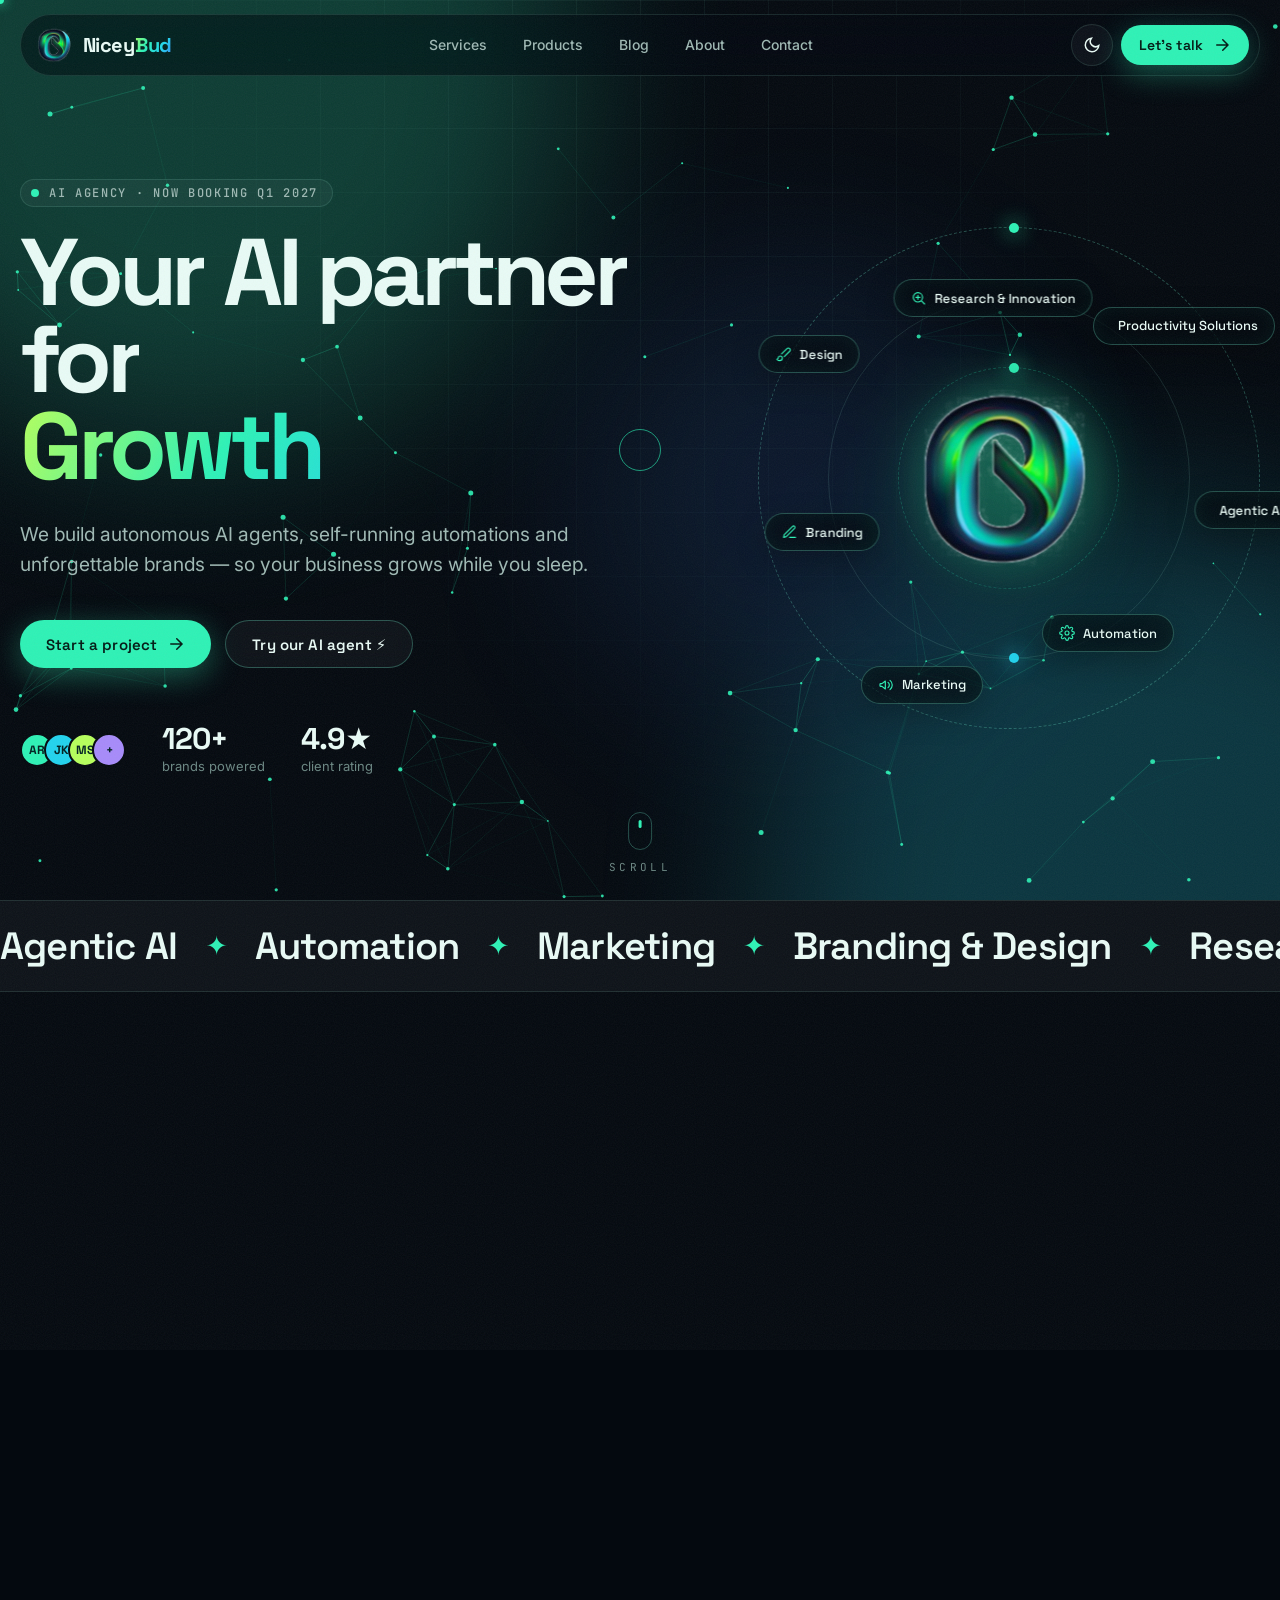
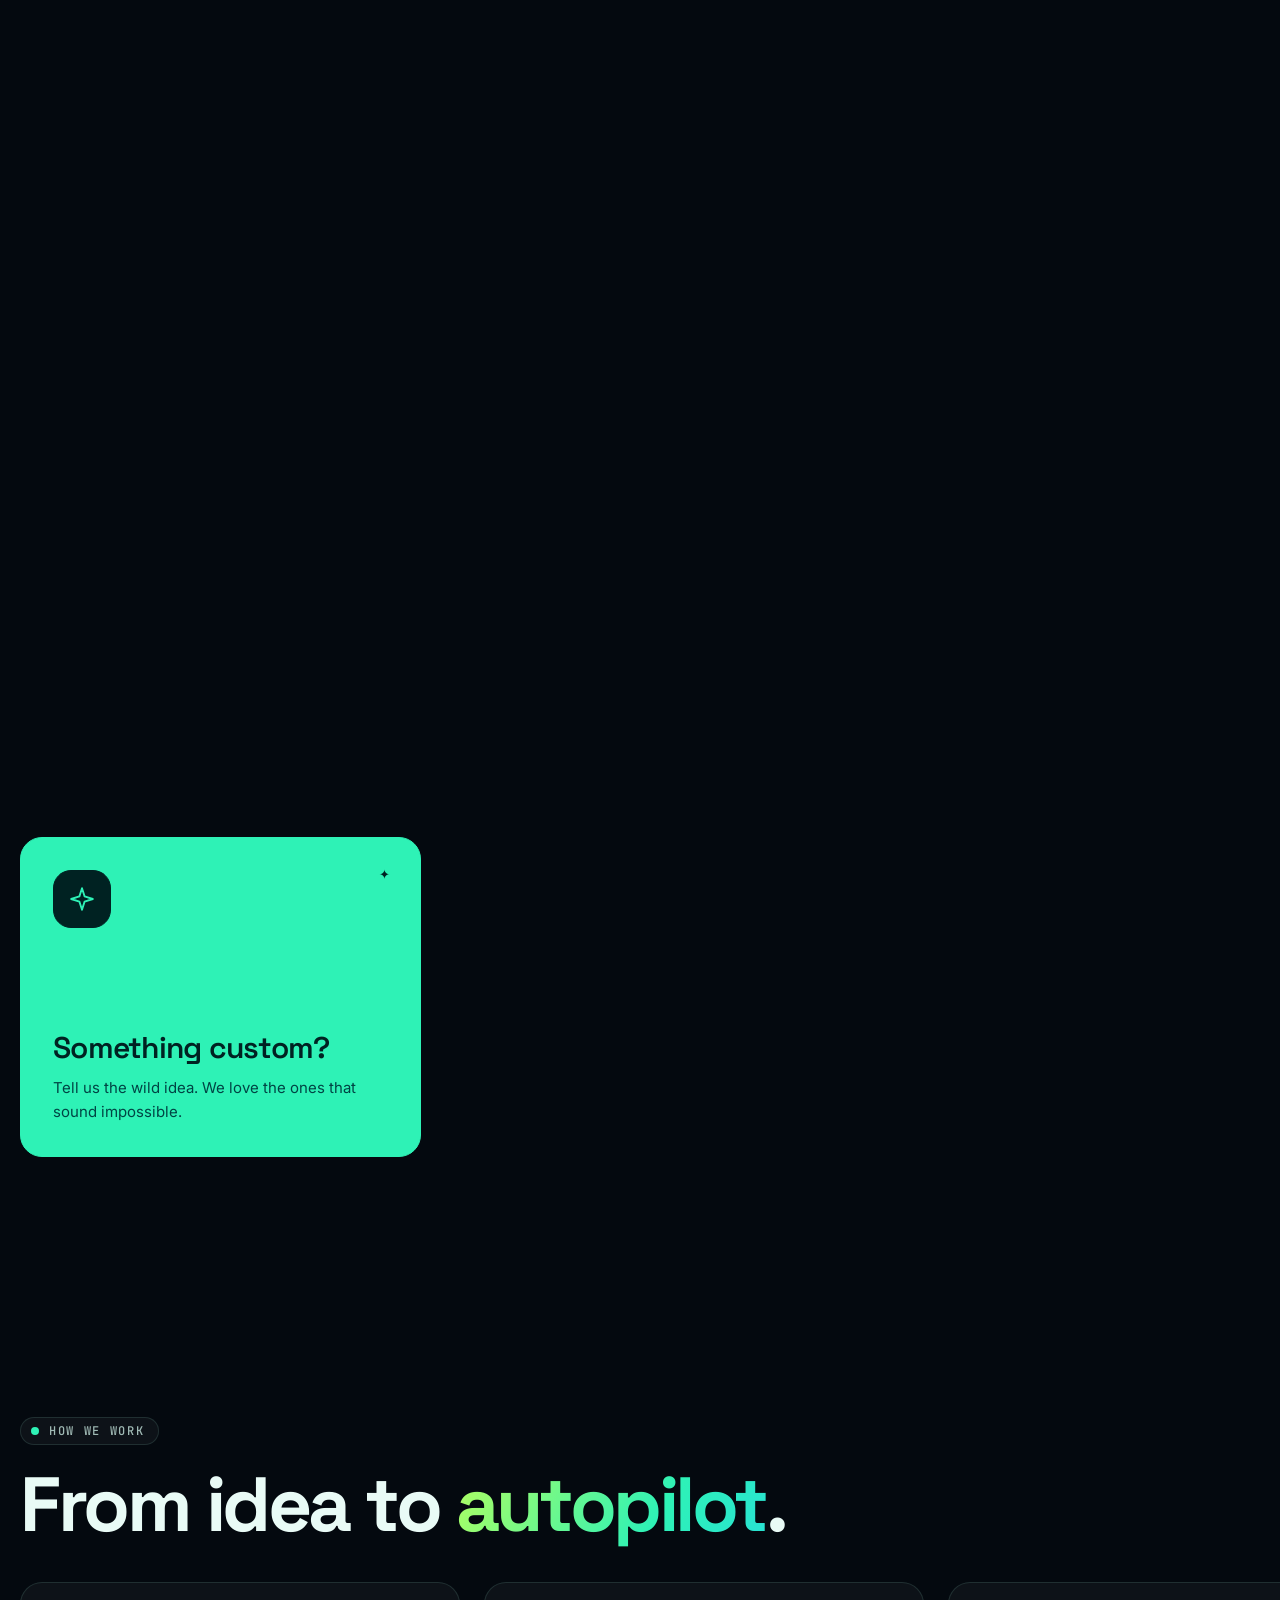
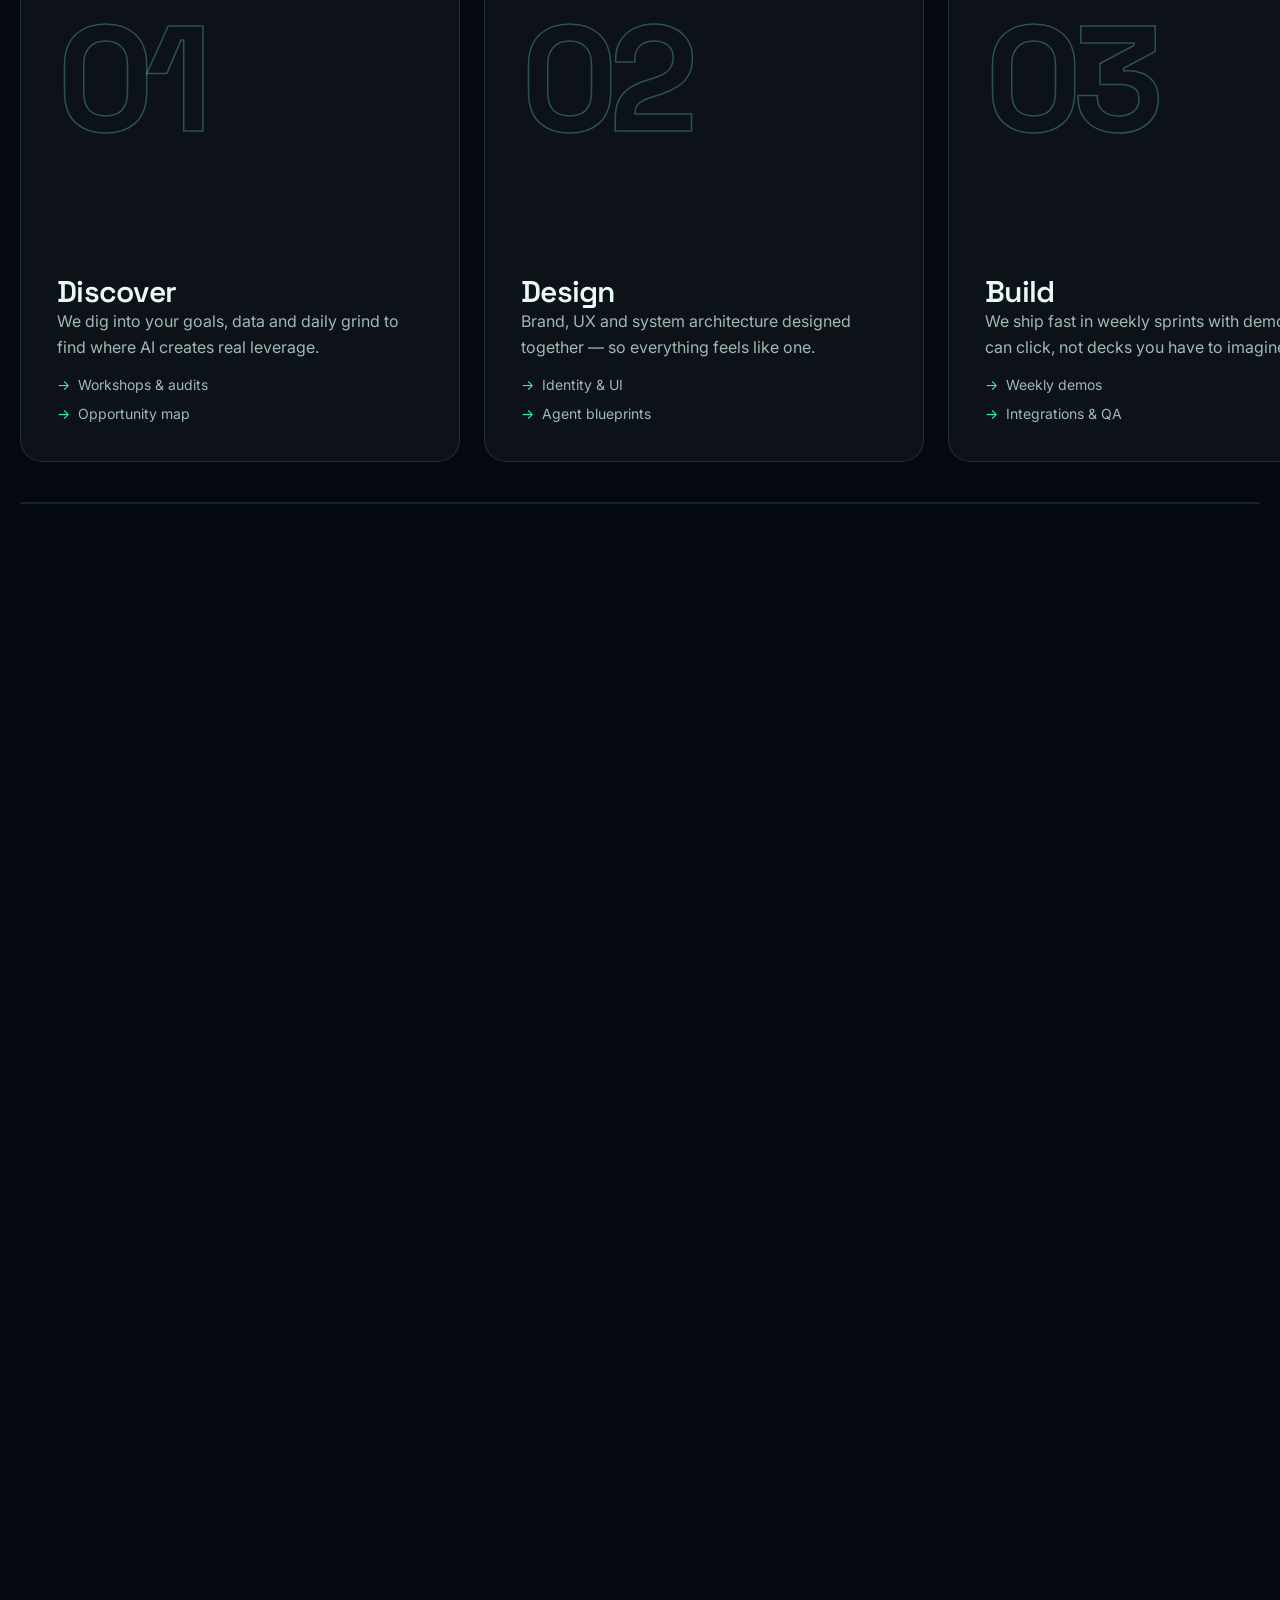
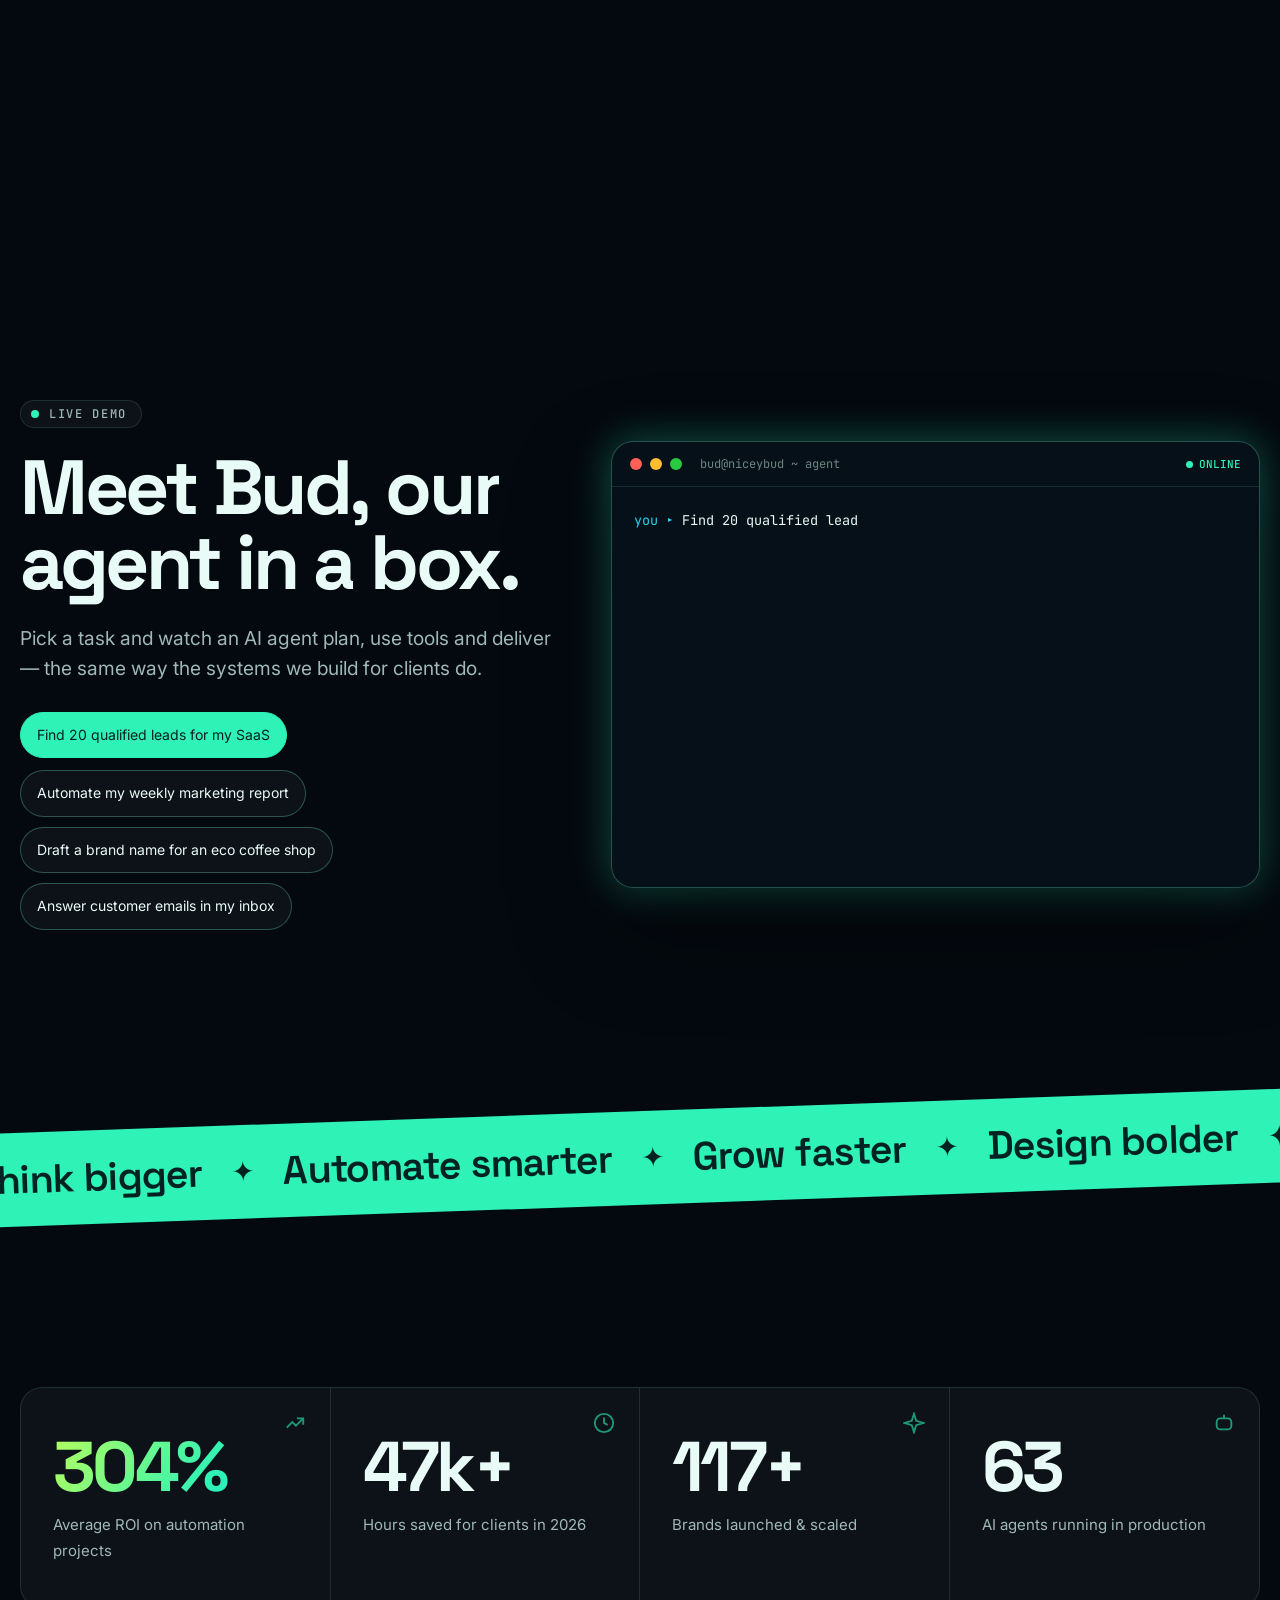
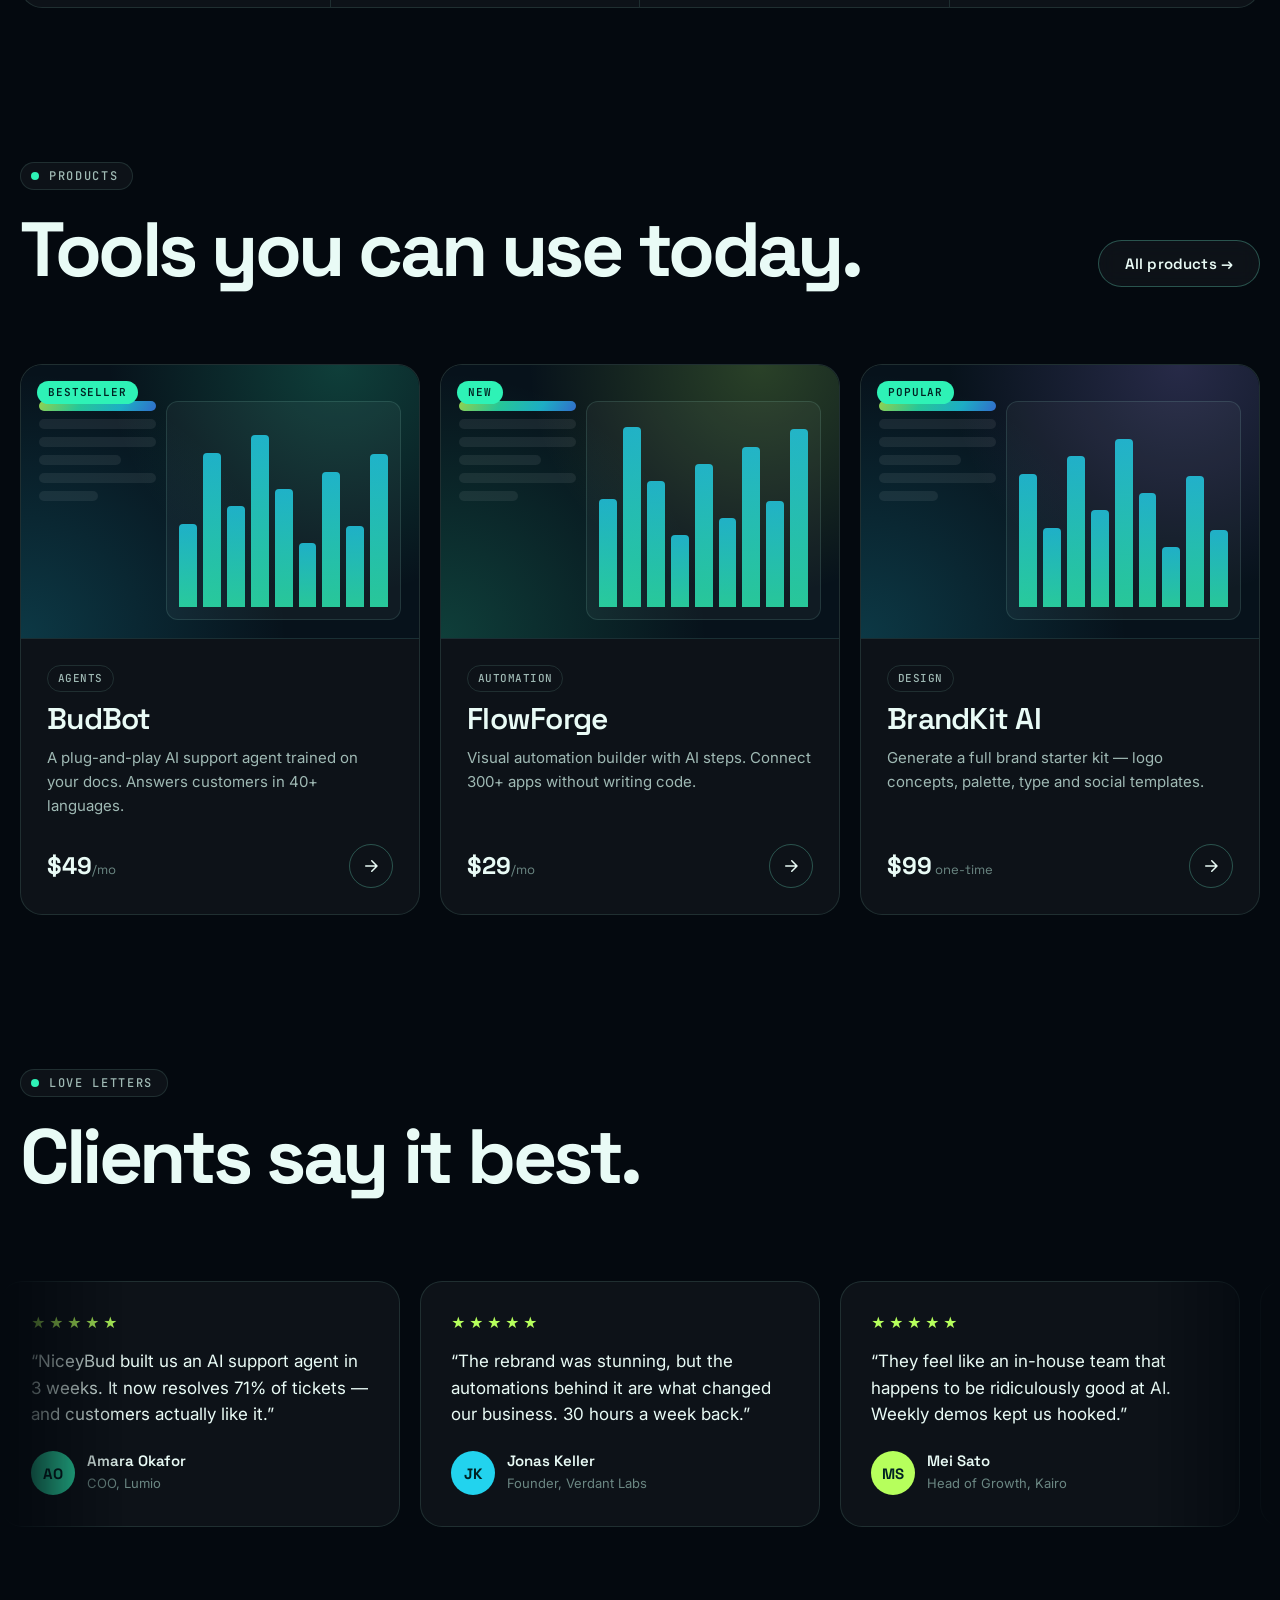
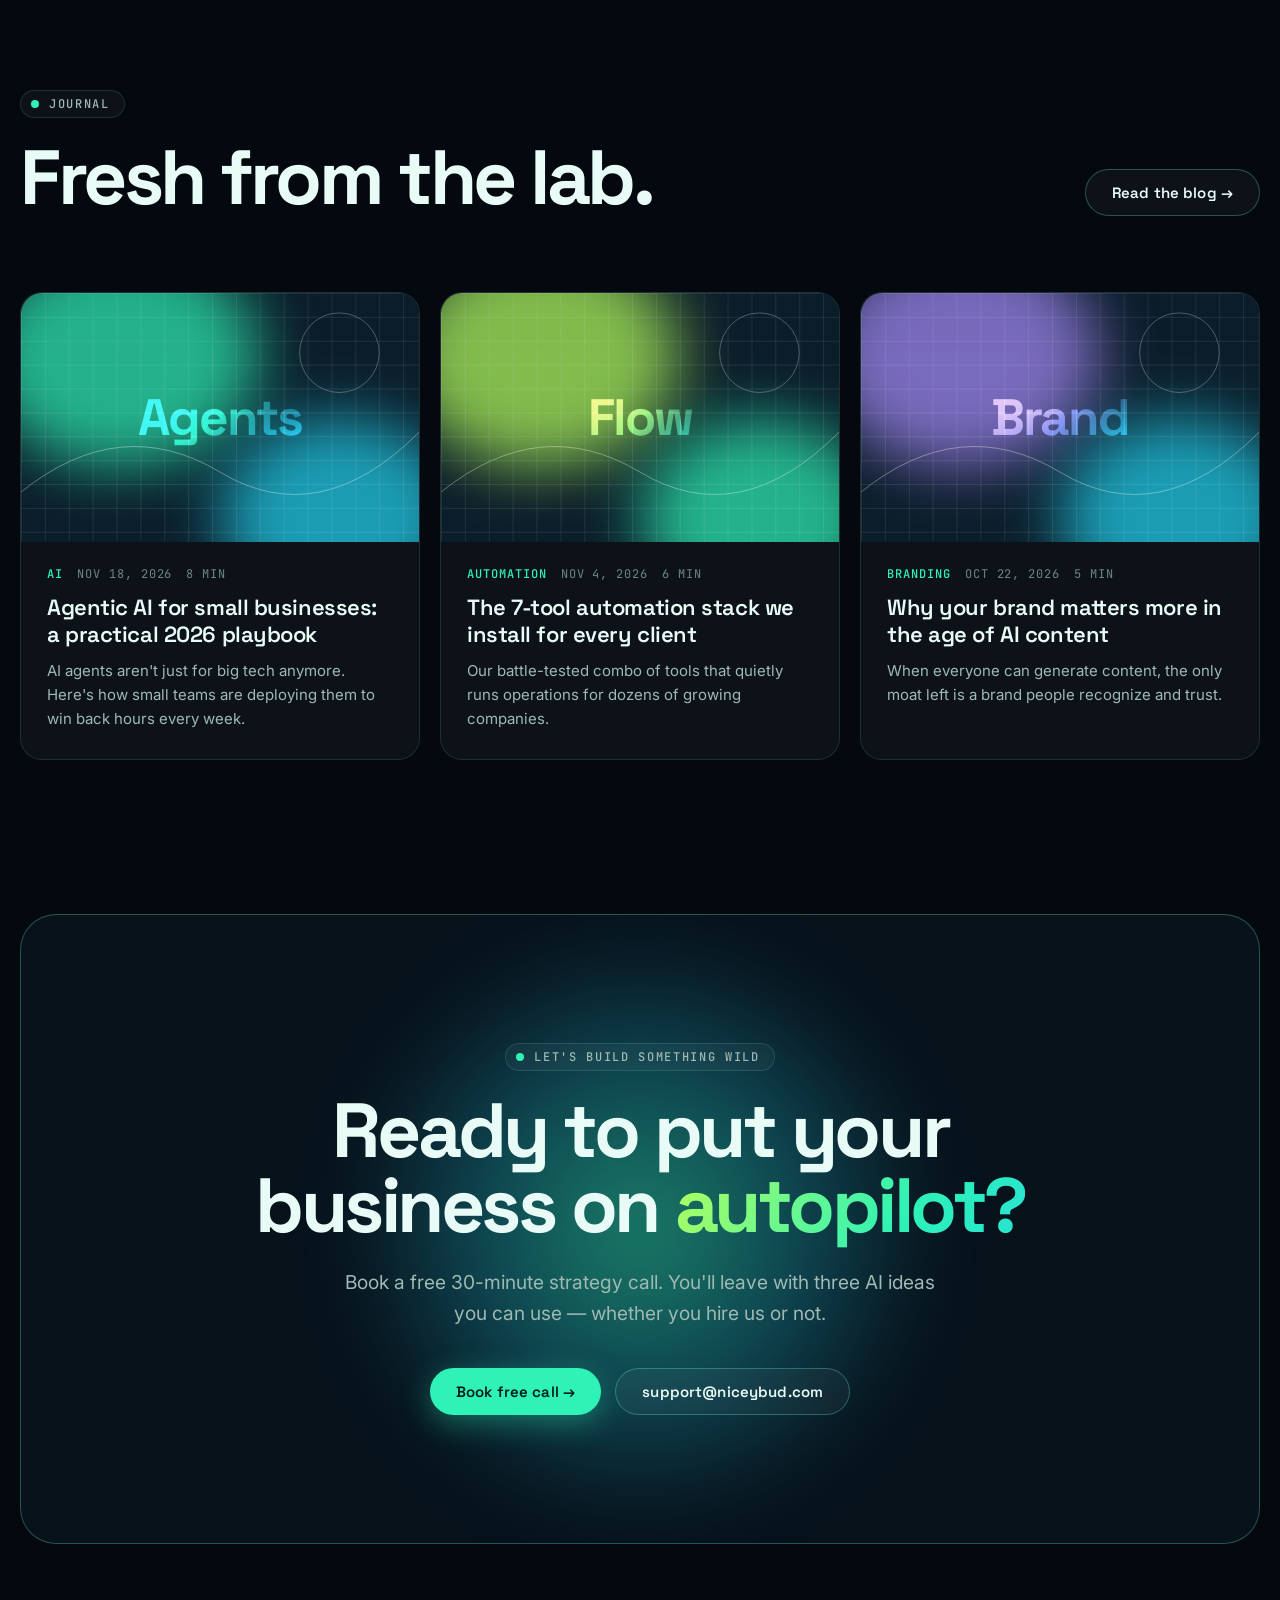
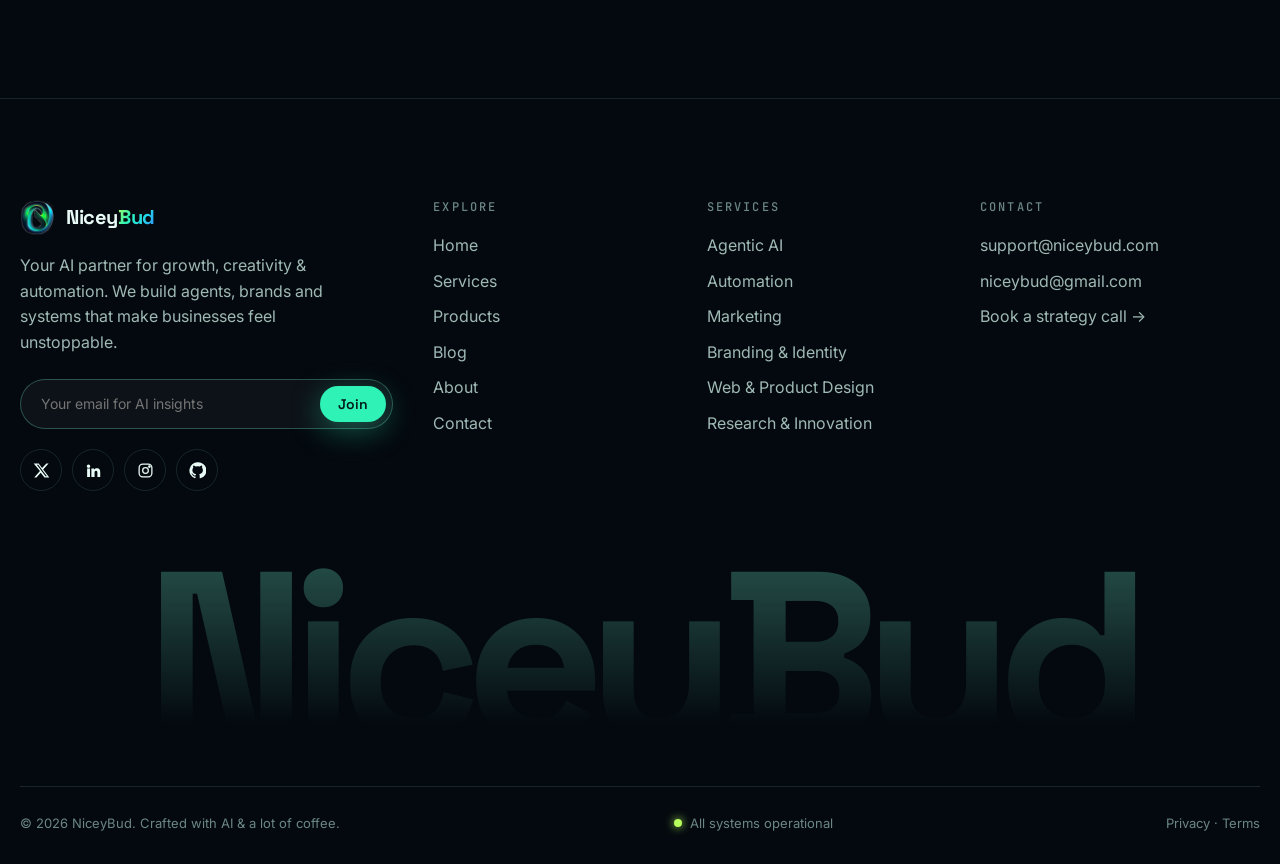
<file: index.html>
<!doctype html>
<html lang="en">
<head>
  <meta charset="utf-8">
  <meta name="viewport" content="width=device-width, initial-scale=1">
  <title>NiceyBud — Your AI Partner for Growth, Creativity & Automation</title>
  <meta name="description" content="NiceyBud is an AI agency building agentic AI, automation, marketing, branding and productivity solutions for ambitious businesses.">
  <meta name="theme-color" content="#04090f">
  <meta property="og:title" content="NiceyBud — AI Agency">
  <meta property="og:description" content="Your AI Partner for Growth, Creativity & Automation">
  <meta property="og:image" content="assets/banner.png">
  <link rel="icon" href="assets/logo.png">
  <link rel="preconnect" href="https://fonts.googleapis.com"><link rel="preconnect" href="https://fonts.gstatic.com" crossorigin>
  <link href="https://fonts.googleapis.com/css2?family=Inter:wght@400;500;600&family=JetBrains+Mono:wght@400;500;600&family=Space+Grotesk:wght@400;500;600;700&display=swap" rel="stylesheet">
  <link rel="stylesheet" href="css/style.css">
</head>
<body data-page="home">

  <div class="preloader" aria-hidden="true">
    <div class="preloader__inner">
      <div class="preloader__logo">
        <svg viewBox="0 0 120 120"><defs><linearGradient id="pl" x1="0" x2="1"><stop offset="0" stop-color="#b6ff5c"/><stop offset=".5" stop-color="#2ef2b6"/><stop offset="1" stop-color="#22d3ee"/></linearGradient></defs><circle cx="60" cy="60" r="56" fill="none" stroke="url(#pl)" stroke-width="2" stroke-dasharray="90 260" stroke-linecap="round"/></svg>
        <img src="assets/logo.png" alt="">
      </div>
      <div class="preloader__count">00</div>
      <div class="preloader__bar"><i></i></div>
      <div class="preloader__label">Booting neural core</div>
    </div>
  </div>

  <main>
    <!-- HERO -->
    <section class="hero" id="top">
      <canvas id="neural" data-neural aria-hidden="true"></canvas>
      <div class="container hero__grid">
        <div>
          <span class="eyebrow" data-reveal><i></i>AI agency · Now booking Q1 2027</span>
          <h1 class="h1 hero__title">
            <span class="line" data-split>Your AI partner for</span>
            <span class="line rotator" data-reveal="blur" style="--d:.35s"><span class="grad-text" id="rotator">Growth</span></span>
          </h1>
          <p class="lead hero__sub" data-reveal style="--d:.3s">We build autonomous AI agents, self-running automations and unforgettable brands — so your business grows while you sleep.</p>
          <div class="hero__ctas" data-reveal style="--d:.45s">
            <a href="contact.html" class="btn btn--primary">Start a project <svg viewBox="0 0 24 24" fill="none" stroke="currentColor" stroke-width="2" stroke-linecap="round"><path d="M5 12h14M13 5l7 7-7 7"/></svg></a>
            <a href="#agent" class="btn btn--ghost">Try our AI agent ⚡</a>
          </div>
          <div class="hero__meta" data-reveal style="--d:.6s">
            <div class="avatars"><i style="background:#2ef2b6">AR</i><i style="background:#22d3ee">JK</i><i style="background:#b6ff5c">MS</i><i style="background:#a78bfa">+</i></div>
            <div><strong>120+</strong><span>brands powered</span></div>
            <div><strong>4.9★</strong><span>client rating</span></div>
          </div>
        </div>
        <div class="core" id="core" data-reveal="scale" style="--d:.2s">
          <div class="core__stage" id="coreStage">
            <div class="core__ring"></div><div class="core__ring"></div><div class="core__ring"></div>
            <div class="core__center"><img src="assets/logo.png" alt="NiceyBud core" id="coreLogo" data-cursor="Click"></div>
            <div id="chips"></div>
          </div>
        </div>
      </div>
      <a href="#services" class="scroll-cue"><i></i>Scroll</a>
    </section>

    <!-- MARQUEE -->
    <div class="marquee"><div class="marquee__track" id="mq1"></div></div>

    <!-- SERVICES -->
    <section class="section" id="services">
      <div class="container">
        <div class="section-head">
          <div><span class="eyebrow" data-reveal><i></i>What we do</span><h2 class="h2" data-split>Seven superpowers.<br>One partner.</h2></div>
          <p class="lead" data-reveal>From agents that think to brands that stick — every service is wired together, so your growth compounds.</p>
        </div>
        <div class="bento" id="bento"></div>
      </div>
    </section>

    <!-- PROCESS -->
    <section class="process" id="process">
      <div class="process__pin">
        <div class="container" style="margin-bottom:40px"><span class="eyebrow"><i></i>How we work</span><h2 class="h2">From idea to <span class="grad-text">autopilot</span>.</h2></div>
        <div class="process__track" id="track">
          <div class="card step"><div class="step__n">01</div><div><h3 class="h3">Discover</h3><p>We dig into your goals, data and daily grind to find where AI creates real leverage.</p><ul><li>Workshops & audits</li><li>Opportunity map</li></ul></div></div>
          <div class="card step"><div class="step__n">02</div><div><h3 class="h3">Design</h3><p>Brand, UX and system architecture designed together — so everything feels like one.</p><ul><li>Identity & UI</li><li>Agent blueprints</li></ul></div></div>
          <div class="card step"><div class="step__n">03</div><div><h3 class="h3">Build</h3><p>We ship fast in weekly sprints with demos you can click, not decks you have to imagine.</p><ul><li>Weekly demos</li><li>Integrations & QA</li></ul></div></div>
          <div class="card step"><div class="step__n">04</div><div><h3 class="h3">Automate</h3><p>Agents and workflows go live with guardrails, monitoring and human checkpoints.</p><ul><li>Monitoring</li><li>Team training</li></ul></div></div>
          <div class="card step"><div class="step__n">05</div><div><h3 class="h3">Scale</h3><p>We measure, optimize and expand — your AI stack gets smarter every single month.</p><ul><li>Growth experiments</li><li>Monthly reviews</li></ul></div></div>
        </div>
        <div class="process__bar"><i id="pbar"></i></div>
      </div>
    </section>

    <!-- AGENT DEMO -->
    <section class="section" id="agent">
      <div class="container agent">
        <div>
          <span class="eyebrow" data-reveal><i></i>Live demo</span>
          <h2 class="h2" data-split>Meet Bud, our agent in a box.</h2>
          <p class="lead" data-reveal style="margin-top:22px">Pick a task and watch an AI agent plan, use tools and deliver — the same way the systems we build for clients do.</p>
          <div class="prompts" id="prompts" data-reveal></div>
        </div>
        <div class="terminal" data-reveal="right">
          <div class="terminal__bar"><i></i><i></i><i></i><span>bud@niceybud ~ agent</span><b>ONLINE</b></div>
          <div class="terminal__body" id="term"><div class="ln t-dim">// Bud v4.2 ready. Choose a task on the left ✦</div><div class="ln"><span class="caret"></span></div></div>
        </div>
      </div>
    </section>

    <div class="marquee marquee--tilt marquee--reverse"><div class="marquee__track" id="mq2"></div></div>

    <!-- STATS -->
    <section class="section">
      <div class="container">
        <div class="stats" data-reveal>
          <div class="stat"><svg viewBox="0 0 24 24" fill="none" stroke="currentColor" stroke-width="2"><path d="M3 17l6-6 4 4 8-8M14 7h7v7"/></svg><strong class="grad-text" data-count="312" data-suffix="%">0%</strong><span>Average ROI on automation projects</span></div>
          <div class="stat"><svg viewBox="0 0 24 24" fill="none" stroke="currentColor" stroke-width="2"><circle cx="12" cy="12" r="10"/><path d="M12 6v6l4 2"/></svg><strong data-count="48" data-suffix="k+">0</strong><span>Hours saved for clients in 2026</span></div>
          <div class="stat"><svg viewBox="0 0 24 24" fill="none" stroke="currentColor" stroke-width="2"><path d="M12 2l2.4 7.6L22 12l-7.6 2.4L12 22l-2.4-7.6L2 12l7.6-2.4z"/></svg><strong data-count="120" data-suffix="+">0</strong><span>Brands launched & scaled</span></div>
          <div class="stat"><svg viewBox="0 0 24 24" fill="none" stroke="currentColor" stroke-width="2"><rect x="4" y="7" width="16" height="12" rx="4"/><path d="M12 3v4"/></svg><strong data-count="65" data-suffix="">0</strong><span>AI agents running in production</span></div>
        </div>
      </div>
    </section>

    <!-- PRODUCTS -->
    <section class="section" style="padding-top:0">
      <div class="container">
        <div class="section-head">
          <div><span class="eyebrow" data-reveal><i></i>Products</span><h2 class="h2" data-split>Tools you can use today.</h2></div>
          <a href="products.html" class="btn btn--ghost" data-reveal>All products →</a>
        </div>
        <div class="products" id="homeProducts"></div>
      </div>
    </section>

    <!-- TESTIMONIALS -->
    <section class="section" style="padding-top:0">
      <div class="container"><div class="section-head"><div><span class="eyebrow" data-reveal><i></i>Love letters</span><h2 class="h2" data-split>Clients say it best.</h2></div></div></div>
      <div class="testi-wrap"><div class="testi-track" id="testi"></div></div>
    </section>

    <!-- BLOG -->
    <section class="section" style="padding-top:0">
      <div class="container">
        <div class="section-head">
          <div><span class="eyebrow" data-reveal><i></i>Journal</span><h2 class="h2" data-split>Fresh from the lab.</h2></div>
          <a href="blog.html" class="btn btn--ghost" data-reveal>Read the blog →</a>
        </div>
        <div class="posts" id="homePosts"></div>
      </div>
    </section>

    <!-- CTA -->
    <section class="section" style="padding-top:0">
      <div class="container">
        <div class="cta" id="cta" data-reveal="scale">
          <div class="cta__blob" id="ctaBlob"></div>
          <span class="eyebrow"><i></i>Let's build something wild</span>
          <h2 class="h2">Ready to put your<br>business on <span class="grad-text">autopilot?</span></h2>
          <p class="lead">Book a free 30-minute strategy call. You'll leave with three AI ideas you can use — whether you hire us or not.</p>
          <div class="cta__btns"><a href="contact.html" class="btn btn--primary">Book free call →</a><a href="mailto:support@niceybud.com" class="btn btn--ghost">support@niceybud.com</a></div>
        </div>
      </div>
    </section>
  </main>

  <div id="footer"></div>
  <script src="js/data.js"></script>
  <script src="js/main.js"></script>
  <script src="js/pages.js"></script>
</body>
</html>
</file>
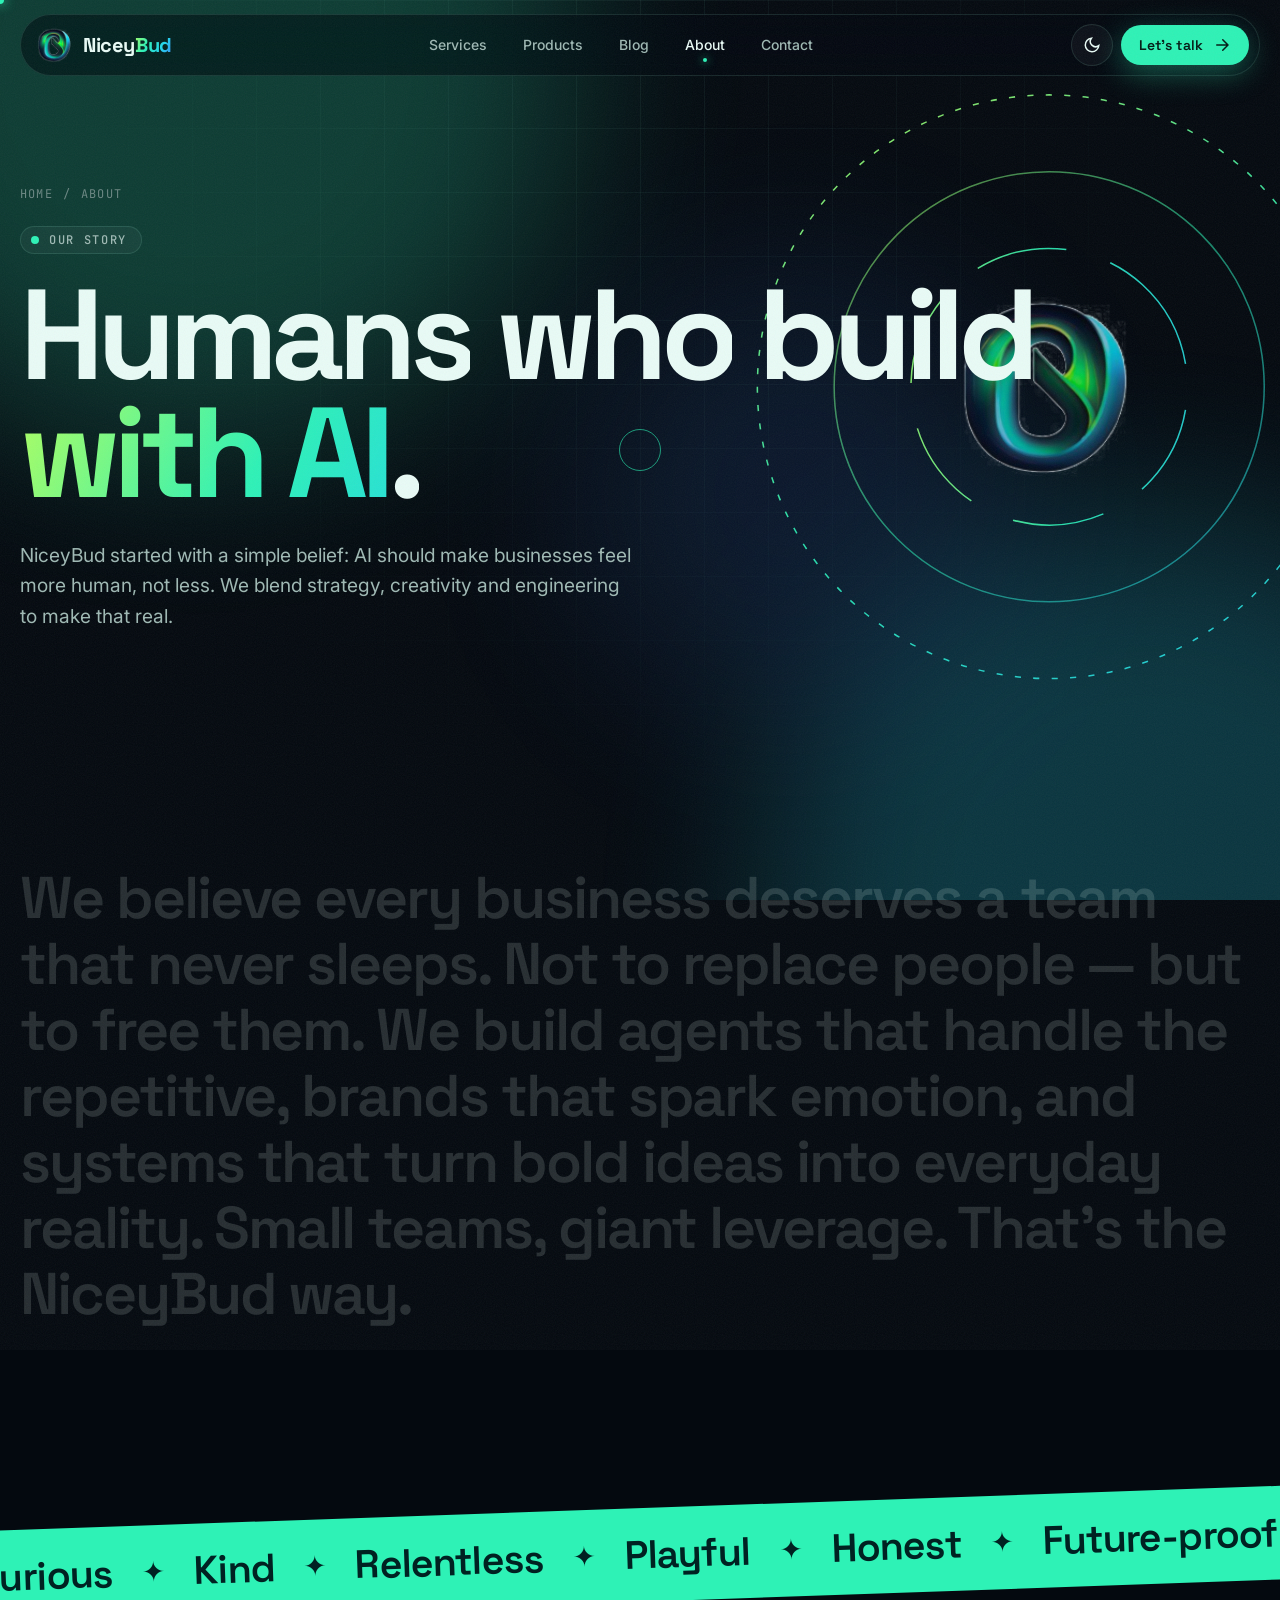
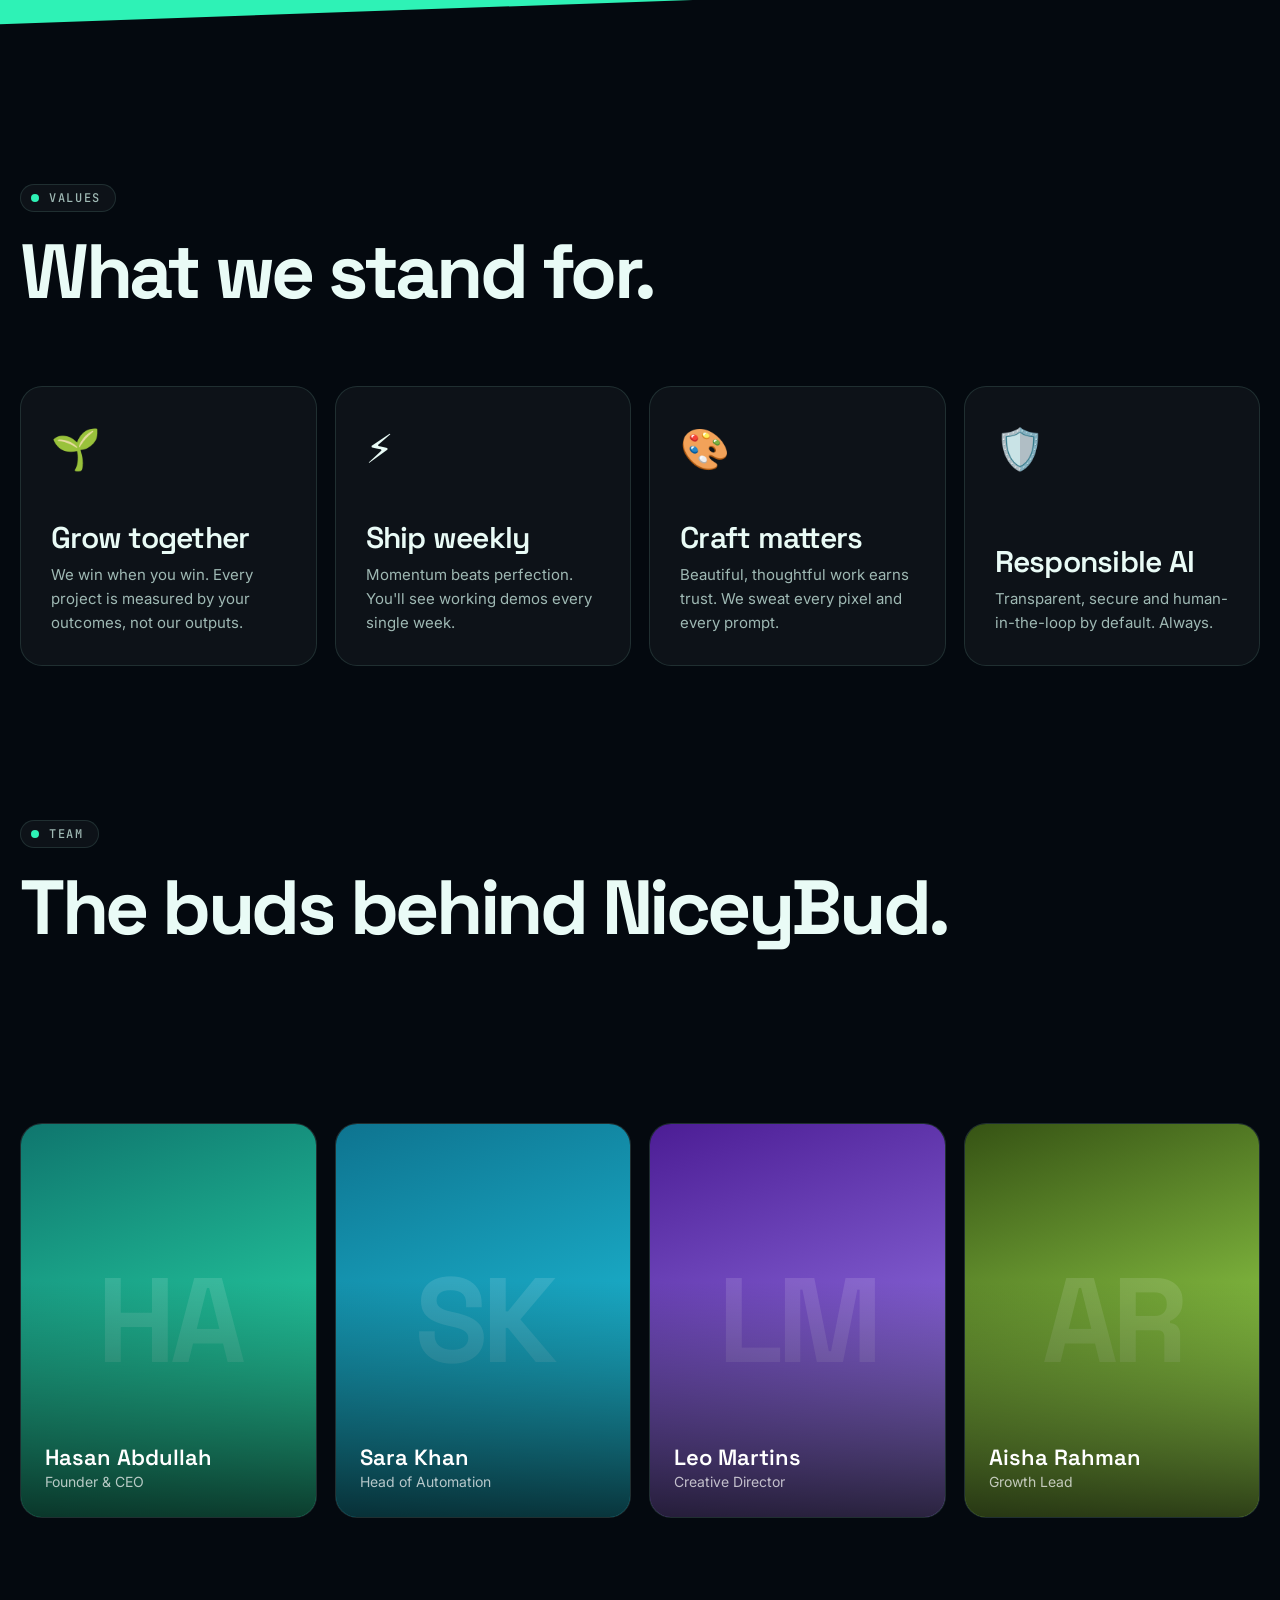
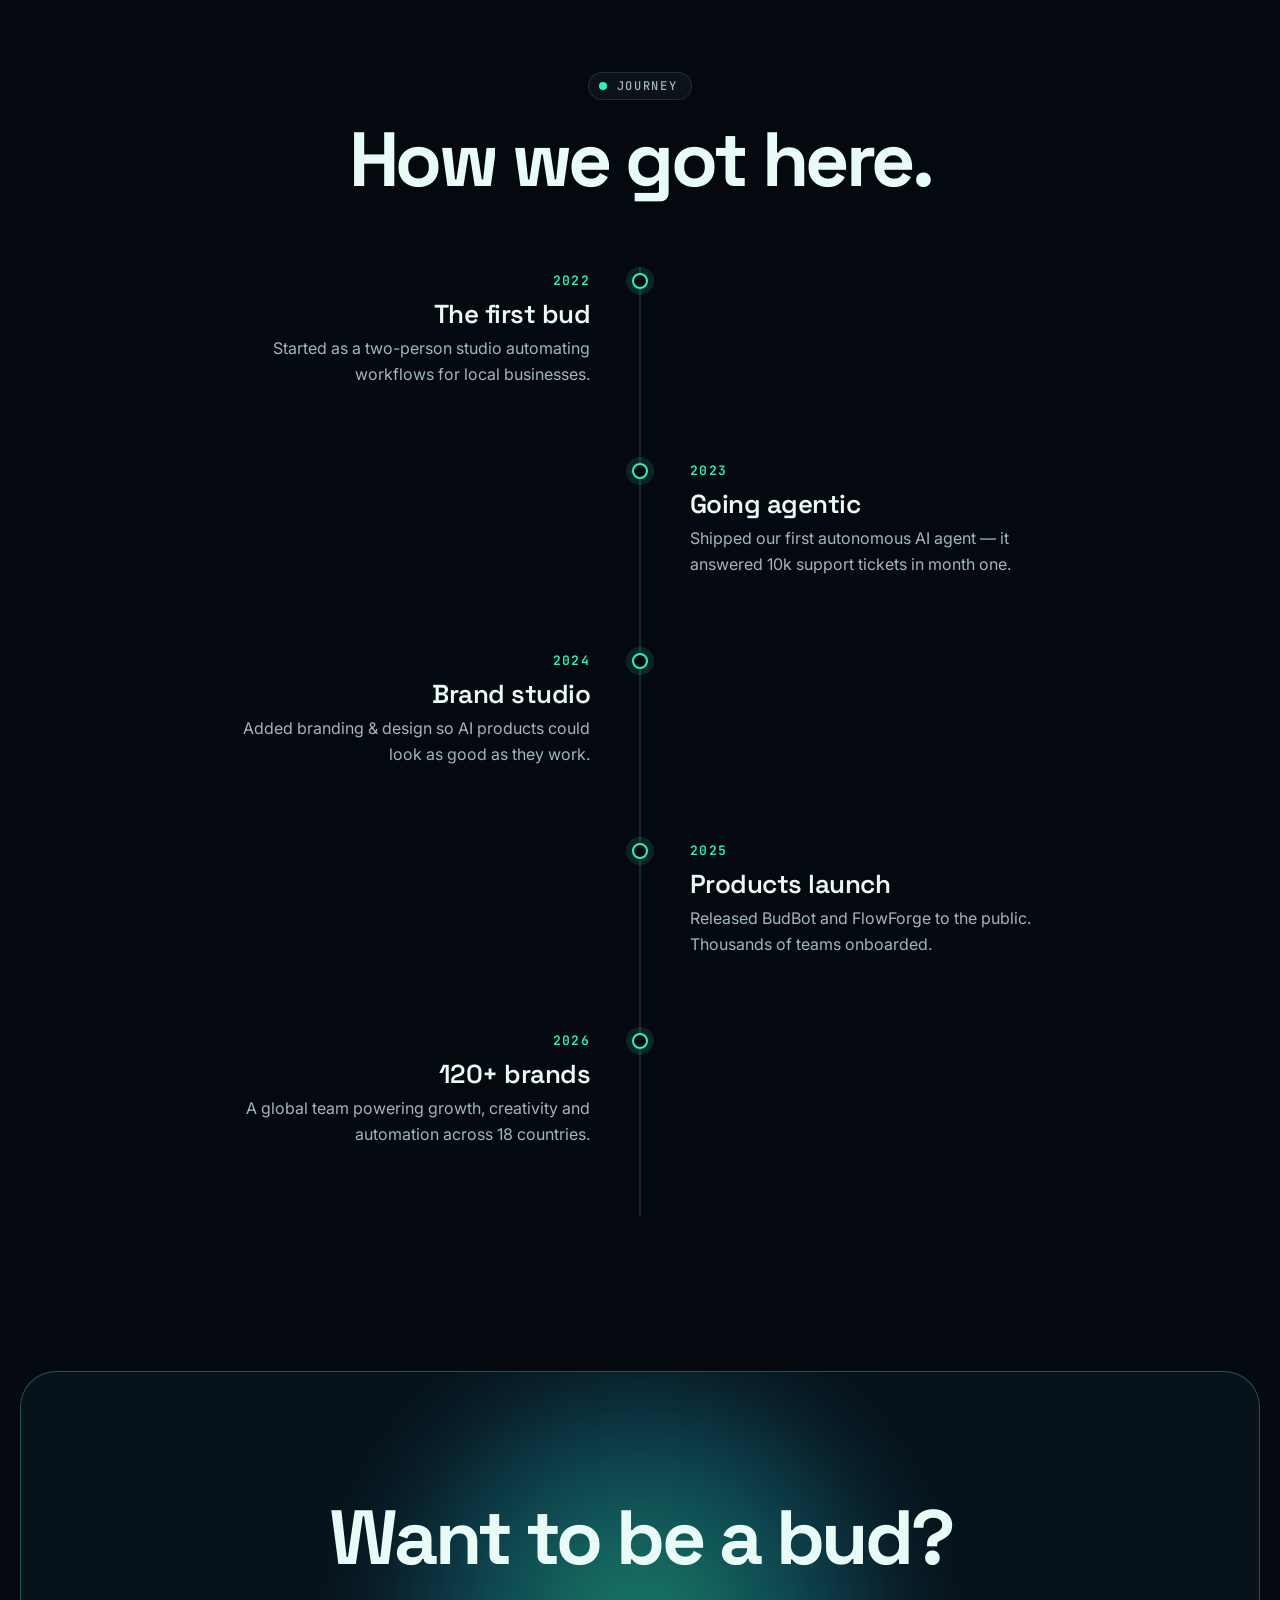
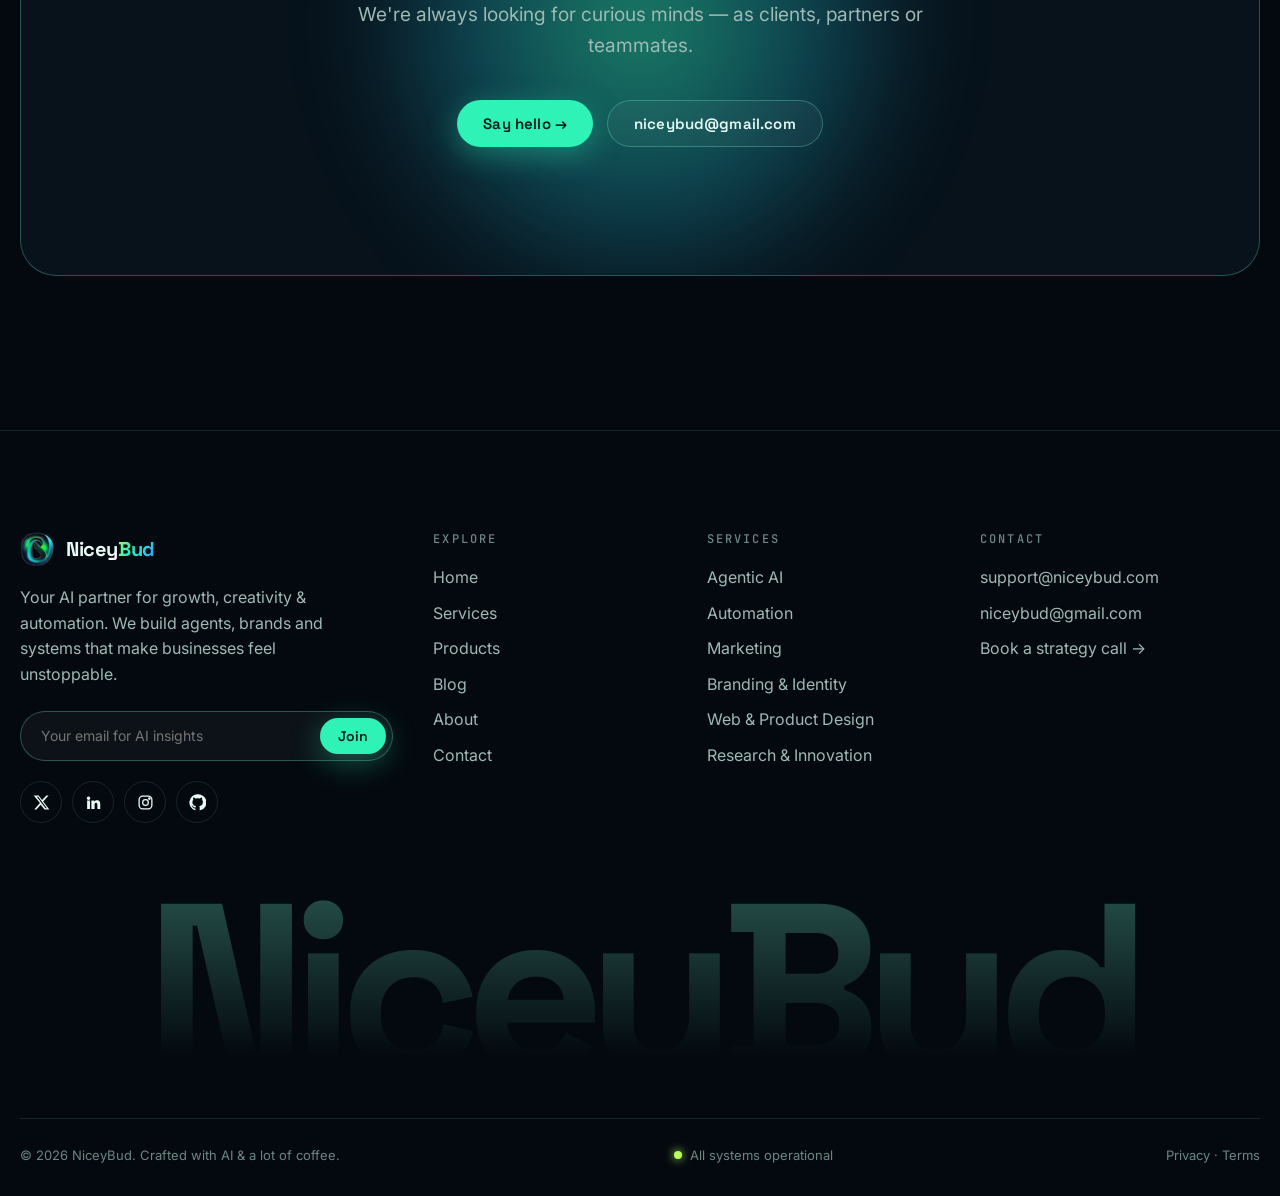
<file: about.html>
<!doctype html>
<html lang="en">
<head>
  <meta charset="utf-8">
  <meta name="viewport" content="width=device-width, initial-scale=1">
  <title>About — NiceyBud</title>
  <meta name="description" content="Meet NiceyBud: the AI agency helping ambitious businesses grow, create and automate.">
  <meta name="theme-color" content="#04090f">
  <meta property="og:image" content="assets/banner.png">
  <link rel="icon" href="assets/logo.png">
  <link rel="preconnect" href="https://fonts.googleapis.com"><link rel="preconnect" href="https://fonts.gstatic.com" crossorigin>
  <link href="https://fonts.googleapis.com/css2?family=Inter:wght@400;500;600&family=JetBrains+Mono:wght@400;500;600&family=Space+Grotesk:wght@400;500;600;700&display=swap" rel="stylesheet">
  <link rel="stylesheet" href="css/style.css">
</head>
<body data-page="about">
<main>
  <header class="page-hero">
    <svg class="page-hero__deco" viewBox="0 0 400 400" aria-hidden="true"><defs><linearGradient id="dg" x1="0" x2="1" y1="0" y2="1"><stop offset="0" stop-color="#b6ff5c"/><stop offset=".5" stop-color="#2ef2b6"/><stop offset="1" stop-color="#22d3ee"/></linearGradient></defs><g fill="none" stroke="url(#dg)" stroke-width="1"><circle cx="200" cy="200" r="190" stroke-dasharray="4 8"><animateTransform attributeName="transform" type="rotate" from="0 200 200" to="360 200 200" dur="60s" repeatCount="indefinite"/></circle><circle cx="200" cy="200" r="140" opacity=".6"/><circle cx="200" cy="200" r="90" stroke-dasharray="60 30"><animateTransform attributeName="transform" type="rotate" from="360 200 200" to="0 200 200" dur="20s" repeatCount="indefinite"/></circle></g><image href="assets/logo.png" x="140" y="140" width="120" height="120" opacity=".9"/></svg>
    <div class="container">
      <div class="breadcrumbs" data-reveal><a href="index.html">Home</a><span>/</span><span>About</span></div>
      <span class="eyebrow" data-reveal><i></i>Our story</span>
      <h1 class="h1" data-split>Humans who build <span class="grad-text" data-nosplit>with AI</span>.</h1>
      <p class="lead" data-reveal style="--d:.3s">NiceyBud started with a simple belief: AI should make businesses feel more human, not less. We blend strategy, creativity and engineering to make that real.</p>
    </div>
  </header>

  <section class="section"><div class="container"><p class="manifesto" id="manifesto">We believe every business deserves a team that never sleeps. Not to replace people — but to free them. We build agents that handle the repetitive, brands that spark emotion, and systems that turn bold ideas into everyday reality. Small teams, giant leverage. That's the NiceyBud way.</p></div></section>
  <div class="marquee marquee--tilt"><div class="marquee__track" id="mq1"></div></div>
  <section class="section">
    <div class="container">
      <div class="section-head"><div><span class="eyebrow" data-reveal><i></i>Values</span><h2 class="h2" data-split>What we stand for.</h2></div></div>
      <div class="values">
        <div class="card value" data-tilt data-reveal><span class="emoji">🌱</span><div><h3 class="h3">Grow together</h3><p>We win when you win. Every project is measured by your outcomes, not our outputs.</p></div></div>
        <div class="card value" data-tilt data-reveal style="--d:.1s"><span class="emoji">⚡</span><div><h3 class="h3">Ship weekly</h3><p>Momentum beats perfection. You'll see working demos every single week.</p></div></div>
        <div class="card value" data-tilt data-reveal style="--d:.2s"><span class="emoji">🎨</span><div><h3 class="h3">Craft matters</h3><p>Beautiful, thoughtful work earns trust. We sweat every pixel and every prompt.</p></div></div>
        <div class="card value" data-tilt data-reveal style="--d:.3s"><span class="emoji">🛡️</span><div><h3 class="h3">Responsible AI</h3><p>Transparent, secure and human-in-the-loop by default. Always.</p></div></div>
      </div>
    </div>
  </section>
  <section class="section" style="padding-top:0">
    <div class="container">
      <div class="section-head"><div><span class="eyebrow" data-reveal><i></i>Team</span><h2 class="h2" data-split>The buds behind NiceyBud.</h2></div><p class="lead" data-reveal>Strategists, designers, engineers and storytellers — plus a few dozen AI agents.</p></div>
      <div class="team">
        <div class="card member" data-tilt data-reveal><div class="portrait" style="background:linear-gradient(160deg,#0f766e,#2ef2b6)">HA</div><h4>Hasan Abdullah</h4><span>Founder &amp; CEO</span><p class="reveal-bio">Builds AI systems by day, dreams up new ones by night.</p></div>
        <div class="card member" data-tilt data-reveal style="--d:.1s"><div class="portrait" style="background:linear-gradient(160deg,#0e7490,#22d3ee)">SK</div><h4>Sara Khan</h4><span>Head of Automation</span><p class="reveal-bio">Has never met a spreadsheet she couldn't automate.</p></div>
        <div class="card member" data-tilt data-reveal style="--d:.2s"><div class="portrait" style="background:linear-gradient(160deg,#4c1d95,#a78bfa)">LM</div><h4>Leo Martins</h4><span>Creative Director</span><p class="reveal-bio">Turns brand strategy into things people screenshot.</p></div>
        <div class="card member" data-tilt data-reveal style="--d:.3s"><div class="portrait" style="background:linear-gradient(160deg,#365314,#b6ff5c)">AR</div><h4>Aisha Rahman</h4><span>Growth Lead</span><p class="reveal-bio">Data nerd. Performance marketer. Coffee enthusiast.</p></div>
      </div>
    </div>
  </section>
  <section class="section" style="padding-top:0">
    <div class="container">
      <div style="text-align:center;margin-bottom:70px"><span class="eyebrow" data-reveal><i></i>Journey</span><h2 class="h2" data-split>How we got here.</h2></div>
      <div class="timeline"><div class="timeline__fill"></div>
        <div class="tl" data-reveal="right"><b>2022</b><h4>The first bud</h4><p>Started as a two-person studio automating workflows for local businesses.</p></div>
        <div class="tl" data-reveal="left"><b>2023</b><h4>Going agentic</h4><p>Shipped our first autonomous AI agent — it answered 10k support tickets in month one.</p></div>
        <div class="tl" data-reveal="right"><b>2024</b><h4>Brand studio</h4><p>Added branding & design so AI products could look as good as they work.</p></div>
        <div class="tl" data-reveal="left"><b>2025</b><h4>Products launch</h4><p>Released BudBot and FlowForge to the public. Thousands of teams onboarded.</p></div>
        <div class="tl" data-reveal="right"><b>2026</b><h4>120+ brands</h4><p>A global team powering growth, creativity and automation across 18 countries.</p></div>
      </div>
    </div>
  </section>
  <section class="section" style="padding-top:0"><div class="container"><div class="cta" data-reveal="scale"><div class="cta__blob"></div><h2 class="h2">Want to be a bud?</h2><p class="lead">We're always looking for curious minds — as clients, partners or teammates.</p><div class="cta__btns"><a href="contact.html" class="btn btn--primary">Say hello →</a><a href="mailto:niceybud@gmail.com" class="btn btn--ghost">niceybud@gmail.com</a></div></div></div></section>
</main>

  <div id="footer"></div>
  <script src="js/data.js"></script>
  <script src="js/main.js"></script>
  <script src="js/pages.js"></script>
</body>
</html>
</file>
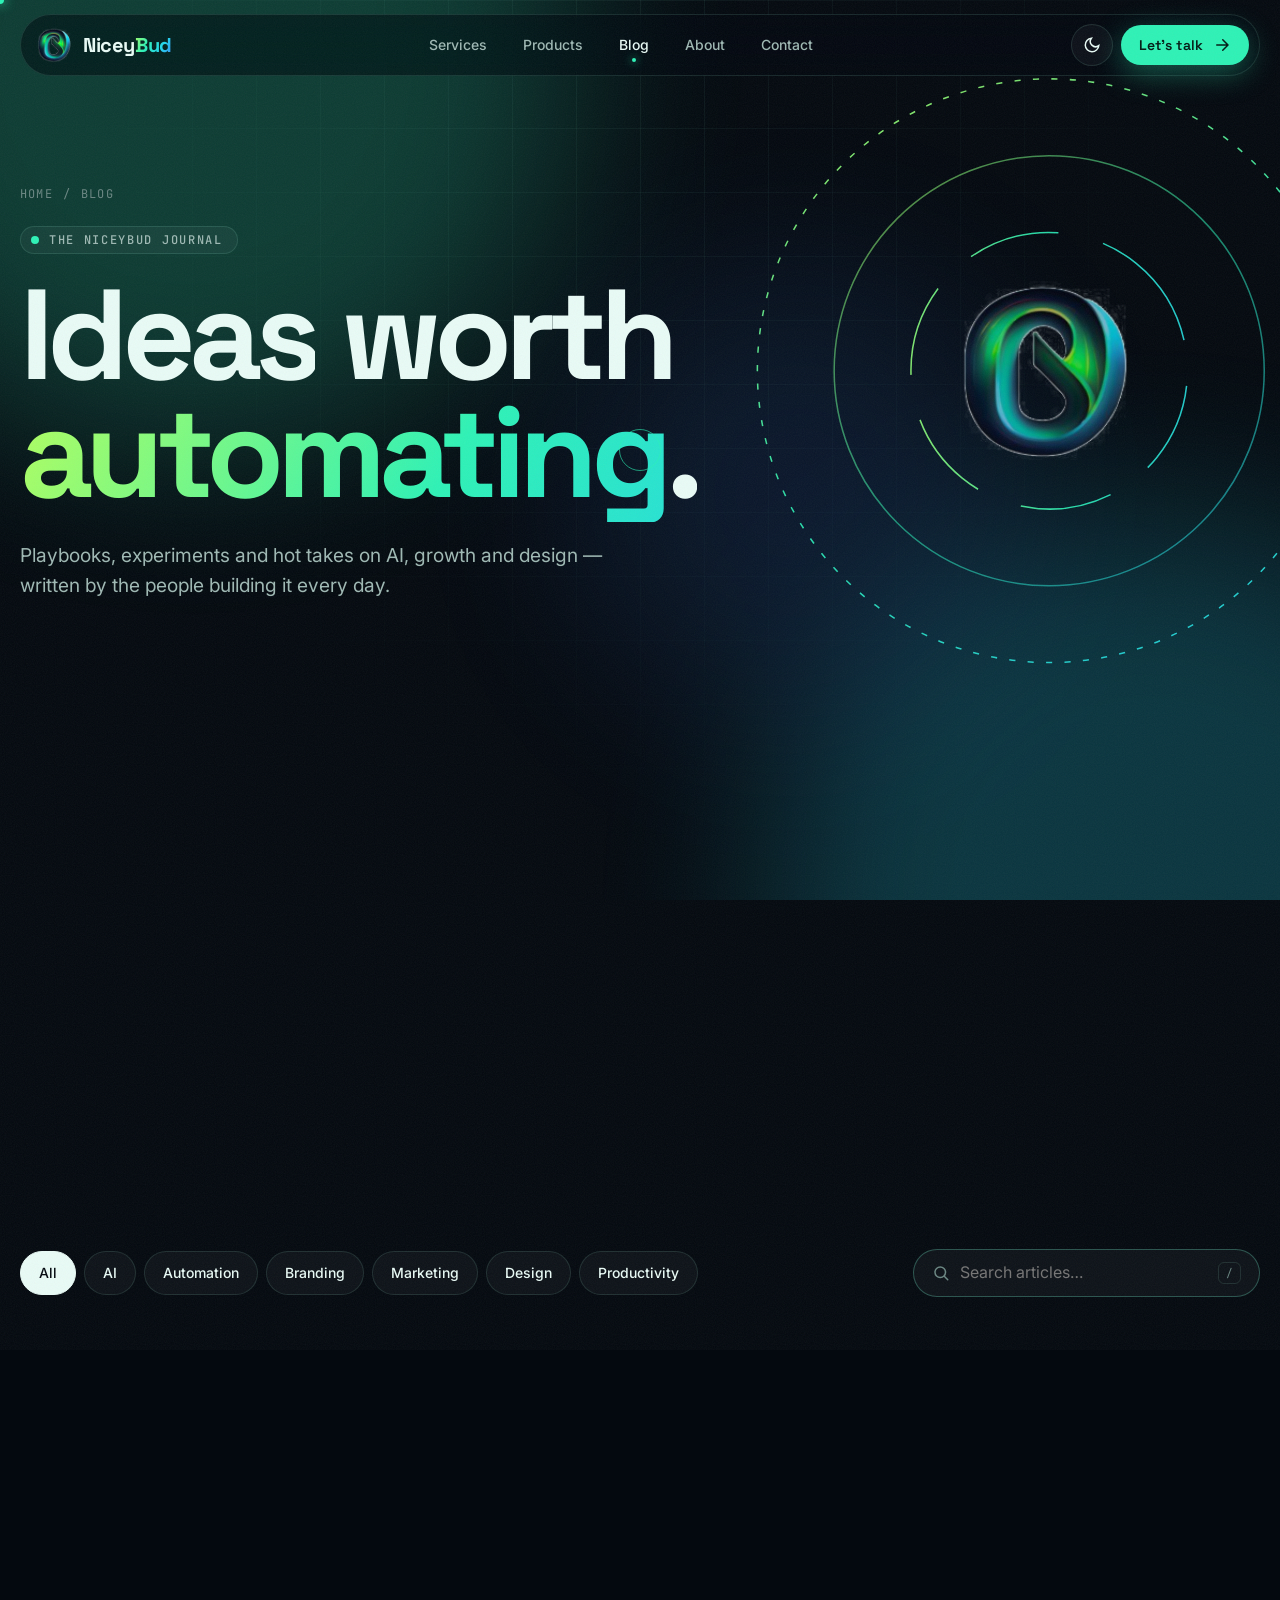
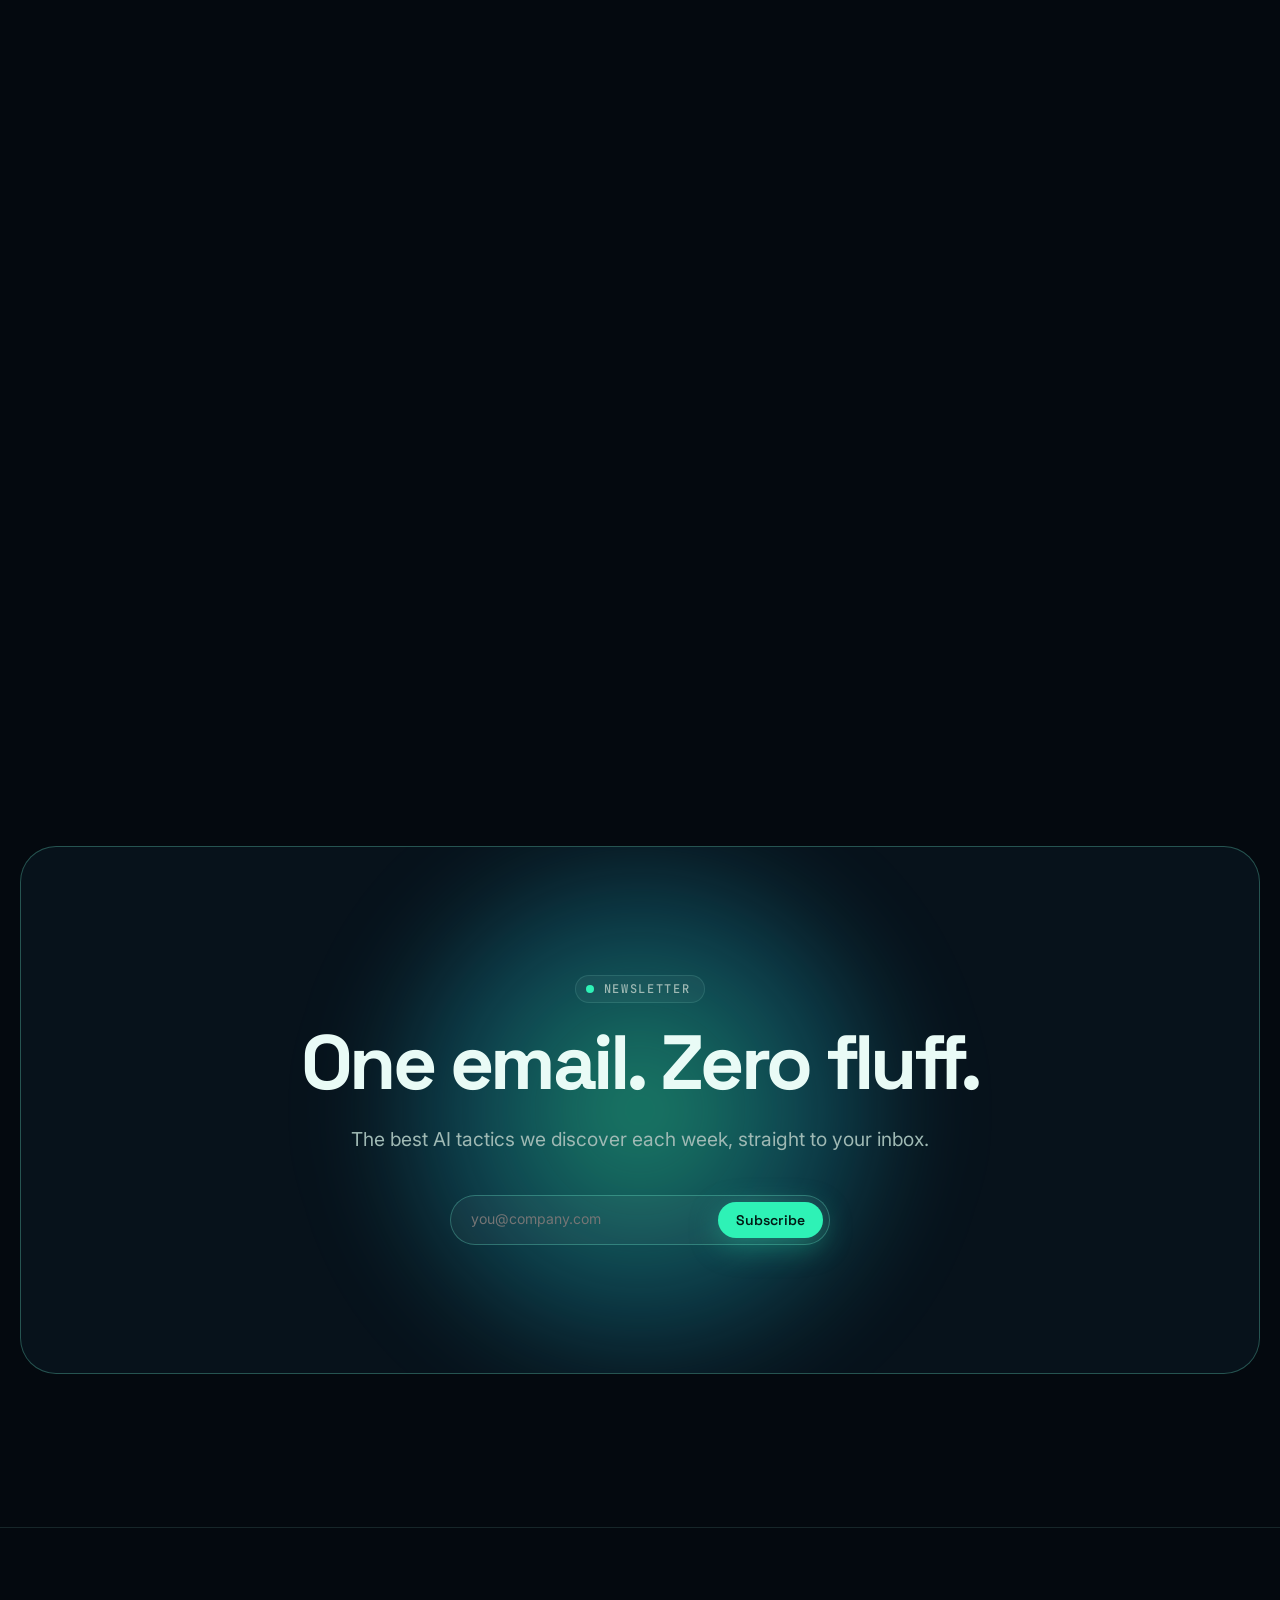
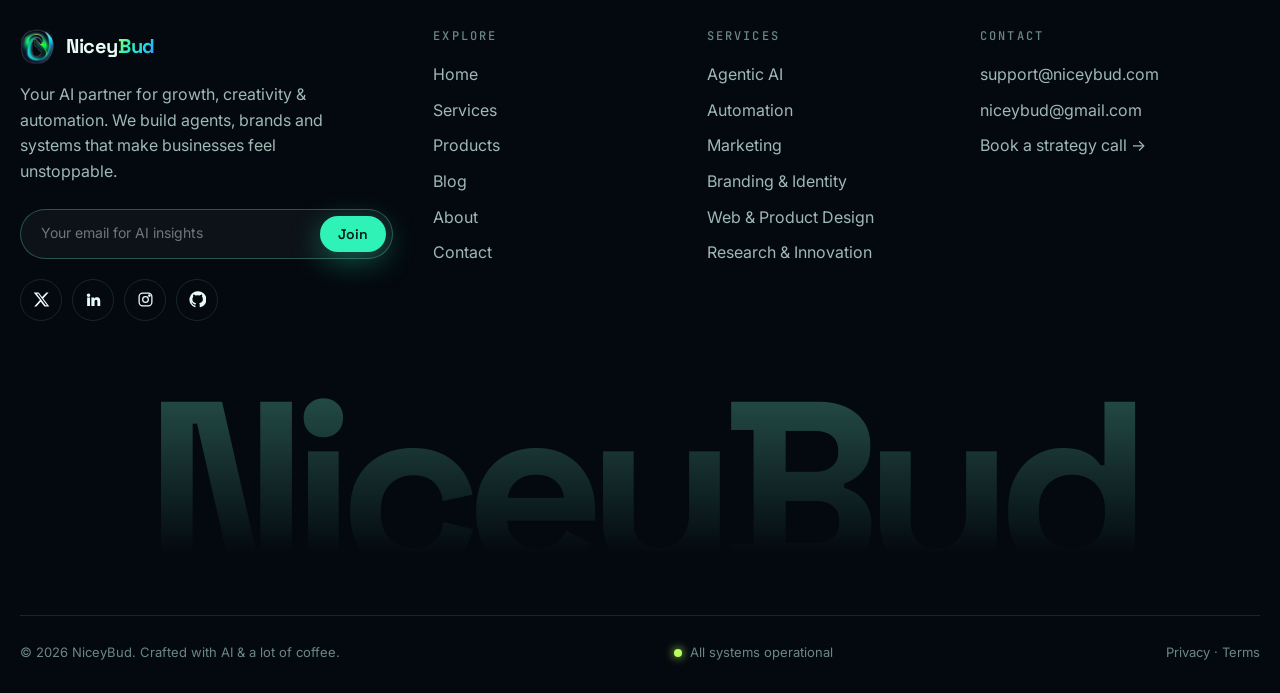
<file: blog.html>
<!doctype html>
<html lang="en">
<head>
  <meta charset="utf-8">
  <meta name="viewport" content="width=device-width, initial-scale=1">
  <title>Blog — NiceyBud</title>
  <meta name="description" content="Insights on AI agents, automation, marketing, branding and design from the NiceyBud team.">
  <meta name="theme-color" content="#04090f">
  <meta property="og:image" content="assets/banner.png">
  <link rel="icon" href="assets/logo.png">
  <link rel="preconnect" href="https://fonts.googleapis.com"><link rel="preconnect" href="https://fonts.gstatic.com" crossorigin>
  <link href="https://fonts.googleapis.com/css2?family=Inter:wght@400;500;600&family=JetBrains+Mono:wght@400;500;600&family=Space+Grotesk:wght@400;500;600;700&display=swap" rel="stylesheet">
  <link rel="stylesheet" href="css/style.css">
</head>
<body data-page="blog">
<main>
  <header class="page-hero">
    <svg class="page-hero__deco" viewBox="0 0 400 400" aria-hidden="true"><defs><linearGradient id="dg" x1="0" x2="1" y1="0" y2="1"><stop offset="0" stop-color="#b6ff5c"/><stop offset=".5" stop-color="#2ef2b6"/><stop offset="1" stop-color="#22d3ee"/></linearGradient></defs><g fill="none" stroke="url(#dg)" stroke-width="1"><circle cx="200" cy="200" r="190" stroke-dasharray="4 8"><animateTransform attributeName="transform" type="rotate" from="0 200 200" to="360 200 200" dur="60s" repeatCount="indefinite"/></circle><circle cx="200" cy="200" r="140" opacity=".6"/><circle cx="200" cy="200" r="90" stroke-dasharray="60 30"><animateTransform attributeName="transform" type="rotate" from="360 200 200" to="0 200 200" dur="20s" repeatCount="indefinite"/></circle></g><image href="assets/logo.png" x="140" y="140" width="120" height="120" opacity=".9"/></svg>
    <div class="container">
      <div class="breadcrumbs" data-reveal><a href="index.html">Home</a><span>/</span><span>Blog</span></div>
      <span class="eyebrow" data-reveal><i></i>The NiceyBud journal</span>
      <h1 class="h1" data-split>Ideas worth <span class="grad-text" data-nosplit>automating</span>.</h1>
      <p class="lead" data-reveal style="--d:.3s">Playbooks, experiments and hot takes on AI, growth and design — written by the people building it every day.</p>
    </div>
  </header>

  <section class="section" style="padding-top:20px">
    <div class="container">
      <div id="featured"></div>
      <div class="toolbar" data-reveal>
        <div class="filters" id="blogFilters"></div>
        <label class="search"><svg viewBox="0 0 24 24" fill="none" stroke="currentColor" stroke-width="2" stroke-linecap="round"><circle cx="11" cy="11" r="7"/><path d="M21 21l-4.3-4.3"/></svg><input id="bSearch" type="search" placeholder="Search articles…" aria-label="Search articles"><kbd>/</kbd></label>
      </div>
      <div class="posts" id="postGrid"></div>
    </div>
  </section>
  <section class="section" style="padding-top:0"><div class="container"><div class="cta" data-reveal="scale"><div class="cta__blob"></div><span class="eyebrow"><i></i>Newsletter</span><h2 class="h2">One email. Zero fluff.</h2><p class="lead">The best AI tactics we discover each week, straight to your inbox.</p><form class="newsletter" data-newsletter style="margin:0 auto"><input type="email" placeholder="you@company.com" required aria-label="Email"><button class="btn btn--primary btn--sm">Subscribe</button></form></div></div></section>
</main>

  <div id="footer"></div>
  <script src="js/data.js"></script>
  <script src="js/main.js"></script>
  <script src="js/pages.js"></script>
</body>
</html>
</file>
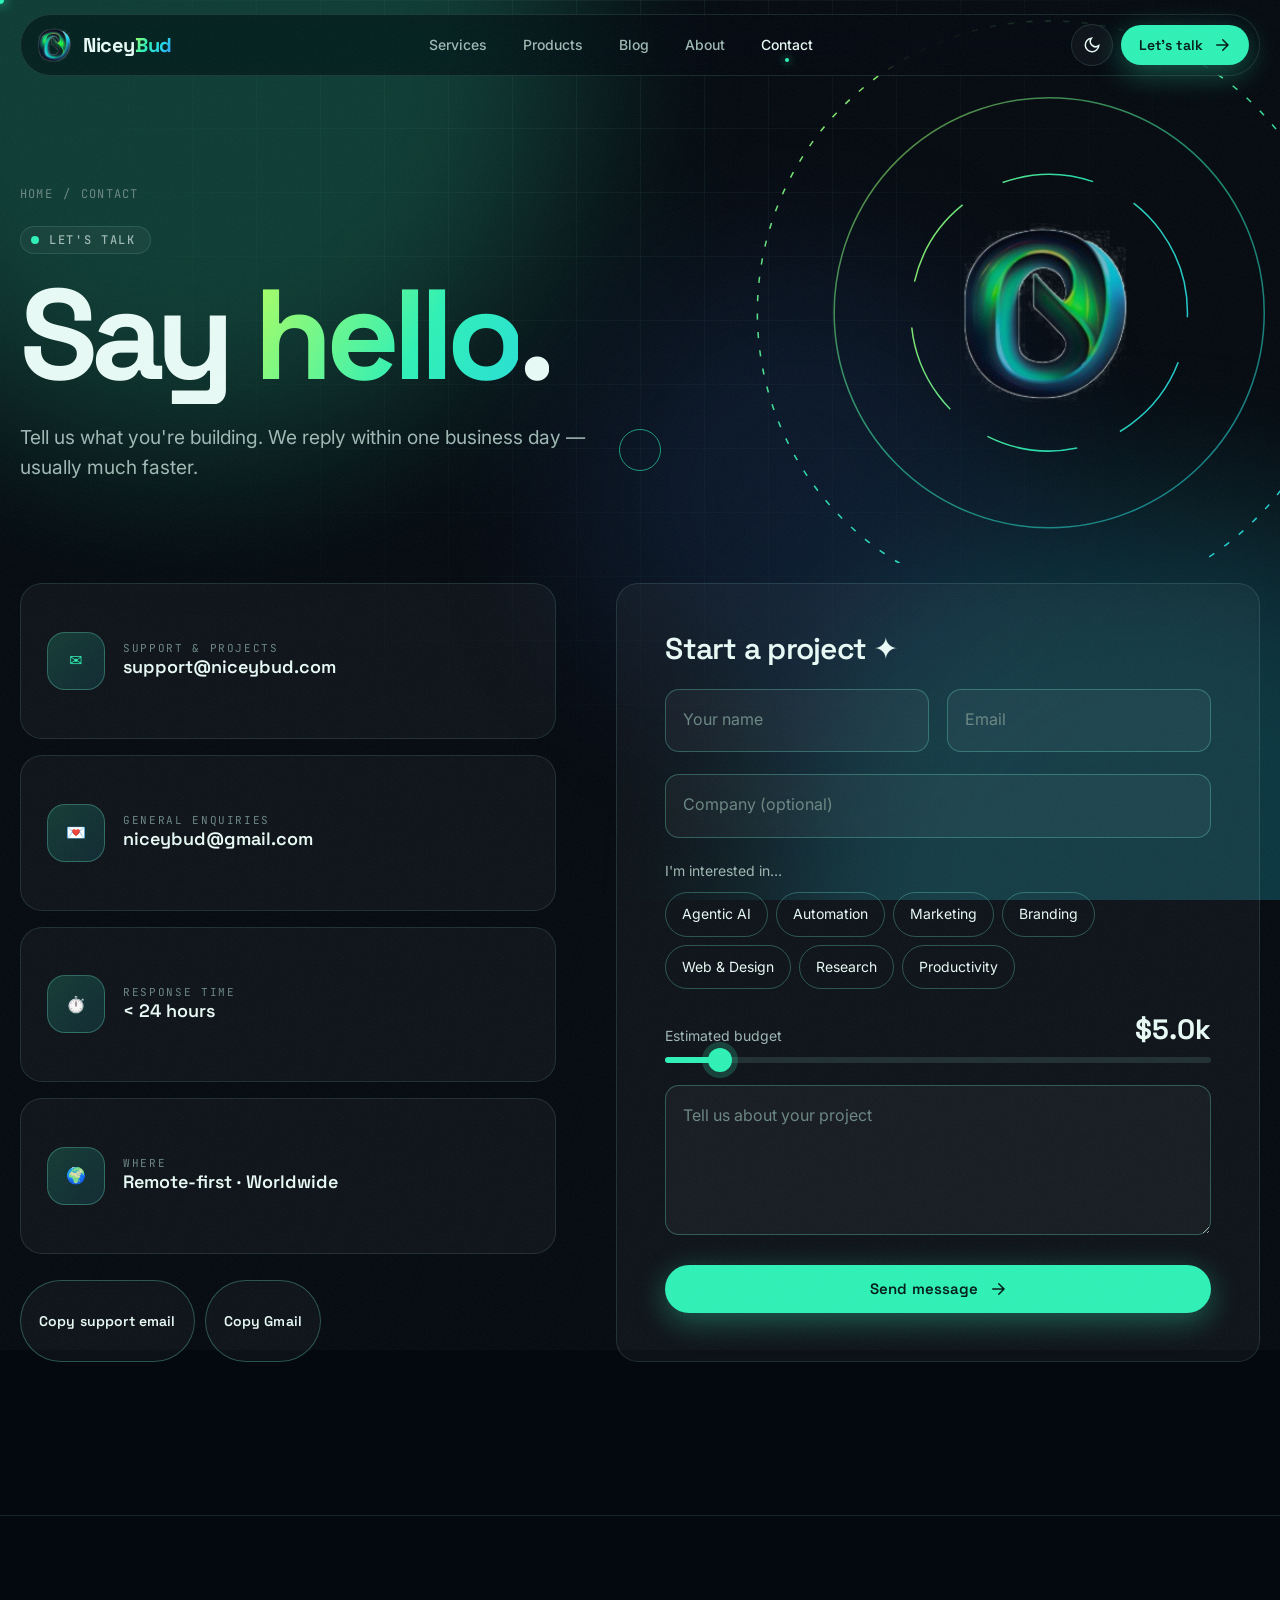
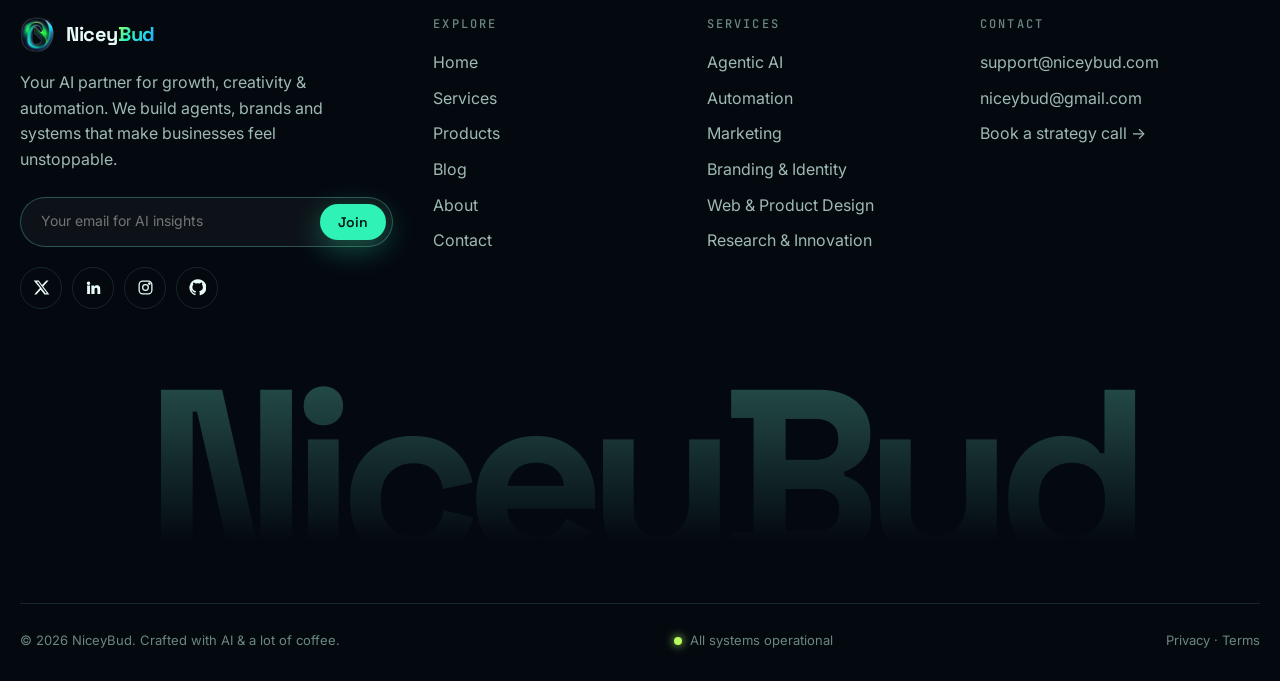
<file: contact.html>
<!doctype html>
<html lang="en">
<head>
  <meta charset="utf-8">
  <meta name="viewport" content="width=device-width, initial-scale=1">
  <title>Contact — NiceyBud</title>
  <meta name="description" content="Start a project with NiceyBud. Email support@niceybud.com or niceybud@gmail.com.">
  <meta name="theme-color" content="#04090f">
  <meta property="og:image" content="assets/banner.png">
  <link rel="icon" href="assets/logo.png">
  <link rel="preconnect" href="https://fonts.googleapis.com"><link rel="preconnect" href="https://fonts.gstatic.com" crossorigin>
  <link href="https://fonts.googleapis.com/css2?family=Inter:wght@400;500;600&family=JetBrains+Mono:wght@400;500;600&family=Space+Grotesk:wght@400;500;600;700&display=swap" rel="stylesheet">
  <link rel="stylesheet" href="css/style.css">
</head>
<body data-page="contact">
<main>
  <header class="page-hero">
    <svg class="page-hero__deco" viewBox="0 0 400 400" aria-hidden="true"><defs><linearGradient id="dg" x1="0" x2="1" y1="0" y2="1"><stop offset="0" stop-color="#b6ff5c"/><stop offset=".5" stop-color="#2ef2b6"/><stop offset="1" stop-color="#22d3ee"/></linearGradient></defs><g fill="none" stroke="url(#dg)" stroke-width="1"><circle cx="200" cy="200" r="190" stroke-dasharray="4 8"><animateTransform attributeName="transform" type="rotate" from="0 200 200" to="360 200 200" dur="60s" repeatCount="indefinite"/></circle><circle cx="200" cy="200" r="140" opacity=".6"/><circle cx="200" cy="200" r="90" stroke-dasharray="60 30"><animateTransform attributeName="transform" type="rotate" from="360 200 200" to="0 200 200" dur="20s" repeatCount="indefinite"/></circle></g><image href="assets/logo.png" x="140" y="140" width="120" height="120" opacity=".9"/></svg>
    <div class="container">
      <div class="breadcrumbs" data-reveal><a href="index.html">Home</a><span>/</span><span>Contact</span></div>
      <span class="eyebrow" data-reveal><i></i>Let's talk</span>
      <h1 class="h1" data-split>Say <span class="grad-text" data-nosplit>hello</span>.</h1>
      <p class="lead" data-reveal style="--d:.3s">Tell us what you're building. We reply within one business day — usually much faster.</p>
    </div>
  </header>

  <section class="section" style="padding-top:20px">
    <div class="container contact-grid">
      <div class="contact-cards">
        <a href="mailto:support@niceybud.com" class="card contact-card" data-reveal data-cursor="Email"><div class="svc__icon">✉️</div><div><small>Support & projects</small><strong>support@niceybud.com</strong></div></a>
        <a href="mailto:niceybud@gmail.com" class="card contact-card" data-reveal style="--d:.1s" data-cursor="Email"><div class="svc__icon">💌</div><div><small>General enquiries</small><strong>niceybud@gmail.com</strong></div></a>
        <div class="card contact-card" data-reveal style="--d:.2s"><div class="svc__icon">⏱️</div><div><small>Response time</small><strong>&lt; 24 hours</strong></div></div>
        <div class="card contact-card" data-reveal style="--d:.3s"><div class="svc__icon">🌍</div><div><small>Where</small><strong>Remote-first · Worldwide</strong></div></div>
        <div data-reveal style="--d:.4s;display:flex;gap:10px;flex-wrap:wrap;margin-top:10px"><button class="btn btn--ghost btn--sm" data-copy="support@niceybud.com">Copy support email</button><button class="btn btn--ghost btn--sm" data-copy="niceybud@gmail.com">Copy Gmail</button></div>
      </div>
      <div class="card" data-reveal="right">
        <form class="form" id="contactForm" novalidate>
          <h2 class="h3">Start a project ✦</h2>
          <div class="row">
            <div class="field"><input id="name" name="name" placeholder=" " required><label for="name">Your name</label></div>
            <div class="field"><input id="email" name="email" type="email" placeholder=" " required><label for="email">Email</label></div>
          </div>
          <div class="field"><input id="company" name="company" placeholder=" "><label for="company">Company (optional)</label></div>
          <div><p style="font-size:14px;color:var(--text-dim);margin-bottom:10px">I'm interested in…</p><div class="pills"><label><input type="checkbox" name="interest" value="agentic-ai"><span>Agentic AI</span></label><label><input type="checkbox" name="interest" value="automation"><span>Automation</span></label><label><input type="checkbox" name="interest" value="marketing"><span>Marketing</span></label><label><input type="checkbox" name="interest" value="branding"><span>Branding</span></label><label><input type="checkbox" name="interest" value="design"><span>Web & Design</span></label><label><input type="checkbox" name="interest" value="research"><span>Research</span></label><label><input type="checkbox" name="interest" value="productivity"><span>Productivity</span></label></div></div>
          <div class="budget"><div style="display:flex;justify-content:space-between;align-items:end"><span style="font-size:14px;color:var(--text-dim)">Estimated budget</span><output id="budgetOut">$5k</output></div><input type="range" id="budget" min="1000" max="50000" step="500" value="5000" aria-label="Budget"></div>
          <div class="field"><textarea id="msg" name="message" placeholder=" " required></textarea><label for="msg">Tell us about your project</label></div>
          <button class="btn btn--primary" style="justify-content:center">Send message <svg viewBox="0 0 24 24" fill="none" stroke="currentColor" stroke-width="2" stroke-linecap="round"><path d="M5 12h14M13 5l7 7-7 7"/></svg></button>
        </form>
        <div class="form-success"><div class="check"><svg viewBox="0 0 24 24" fill="none" stroke="currentColor" stroke-width="3" stroke-linecap="round" stroke-linejoin="round"><path d="M20 6L9 17l-5-5"/></svg></div><h3 class="h2" style="font-size:44px">You're on our radar!</h3><p class="lead" style="margin:16px auto 28px">Thanks for reaching out. To send it straight to our inbox right now, tap below.</p><a id="mailFallback" class="btn btn--primary" href="mailto:support@niceybud.com">Open in email app →</a></div>
      </div>
    </div>
  </section>
</main>

  <div id="footer"></div>
  <script src="js/data.js"></script>
  <script src="js/main.js"></script>
  <script src="js/pages.js"></script>
</body>
</html>
</file>
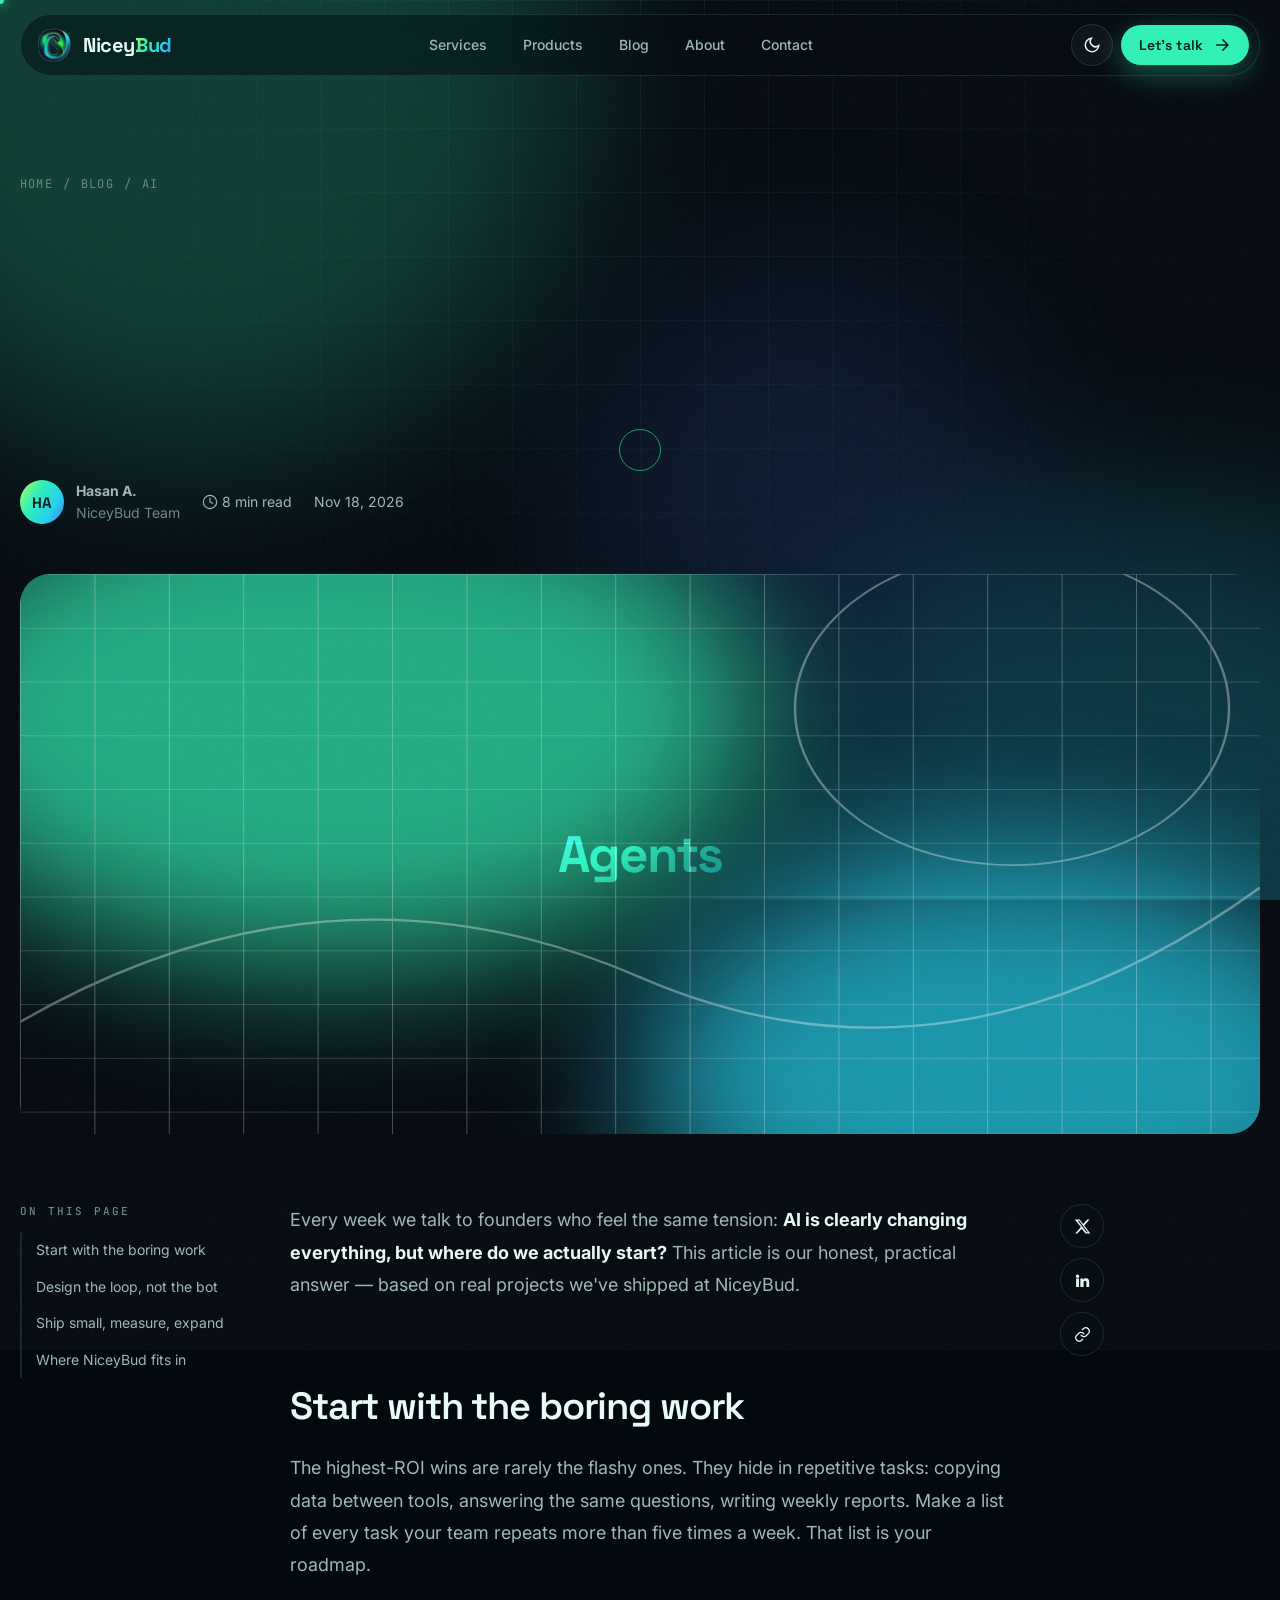
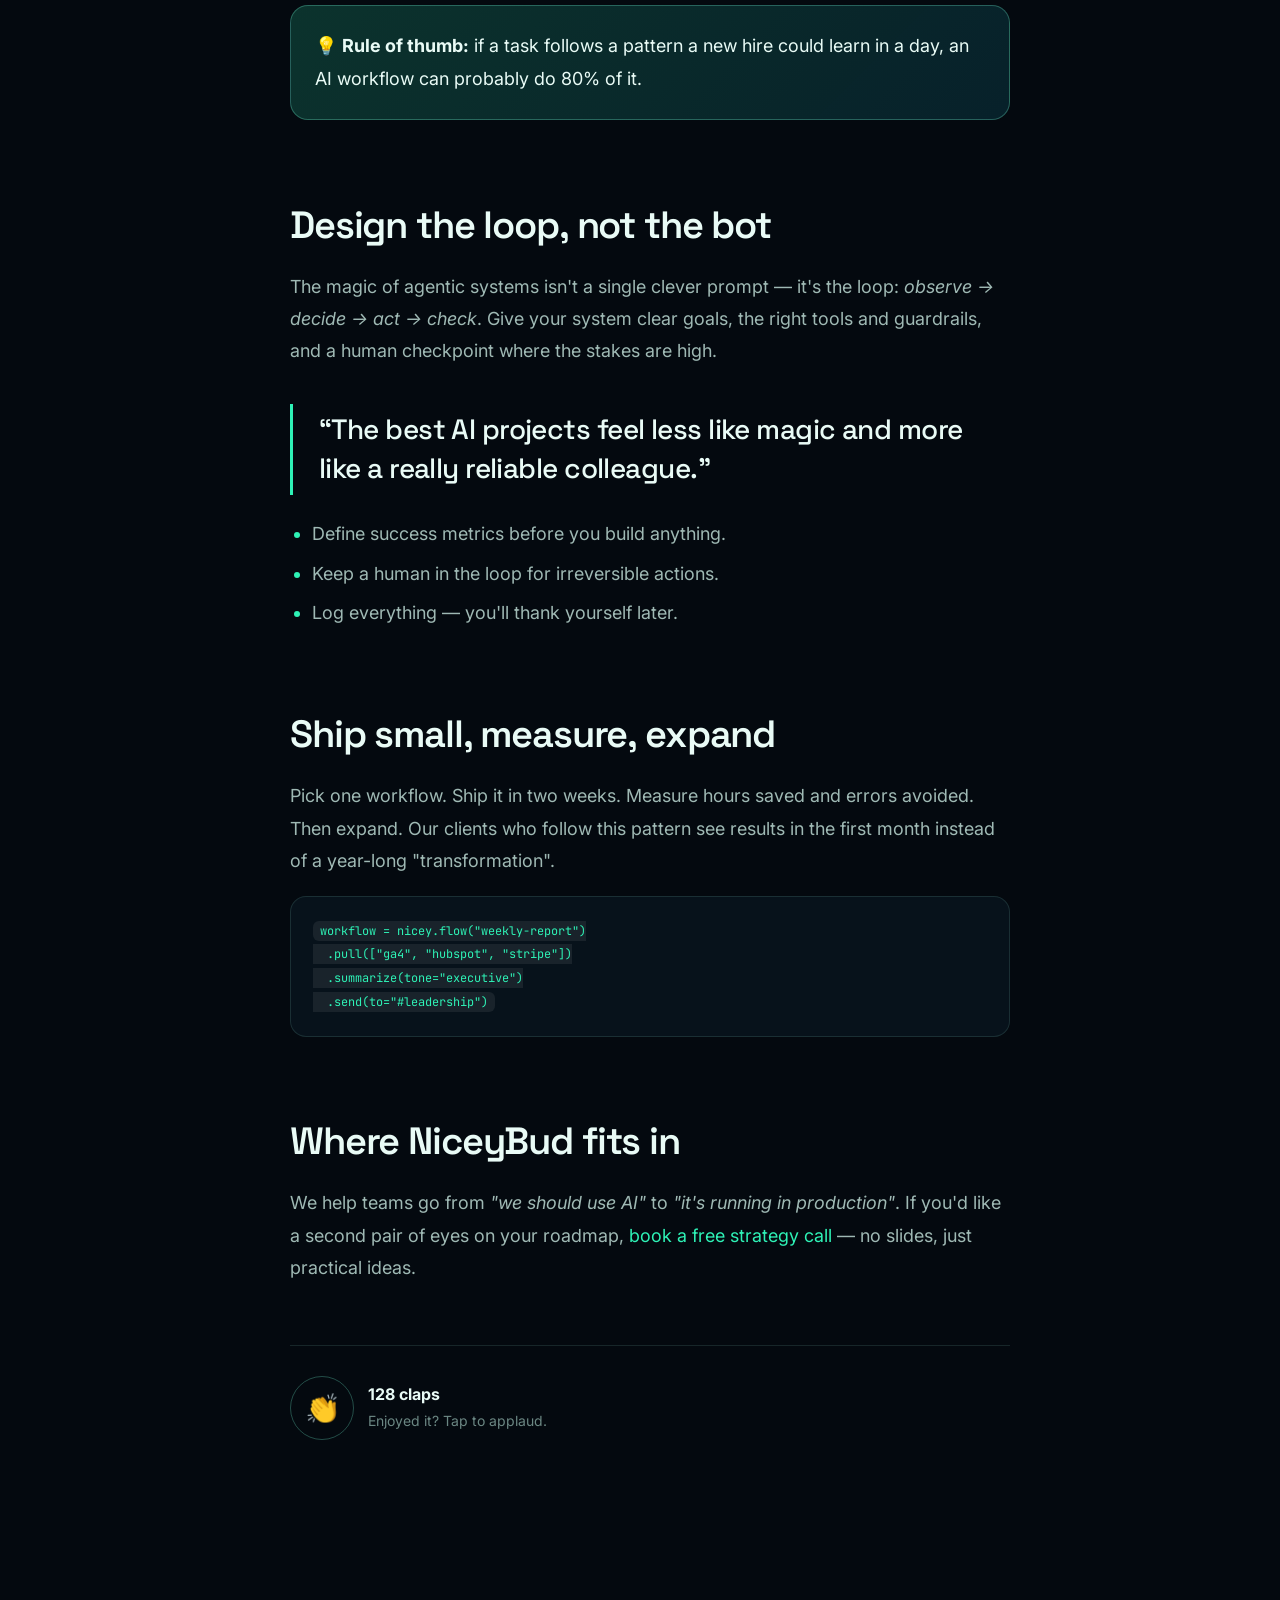
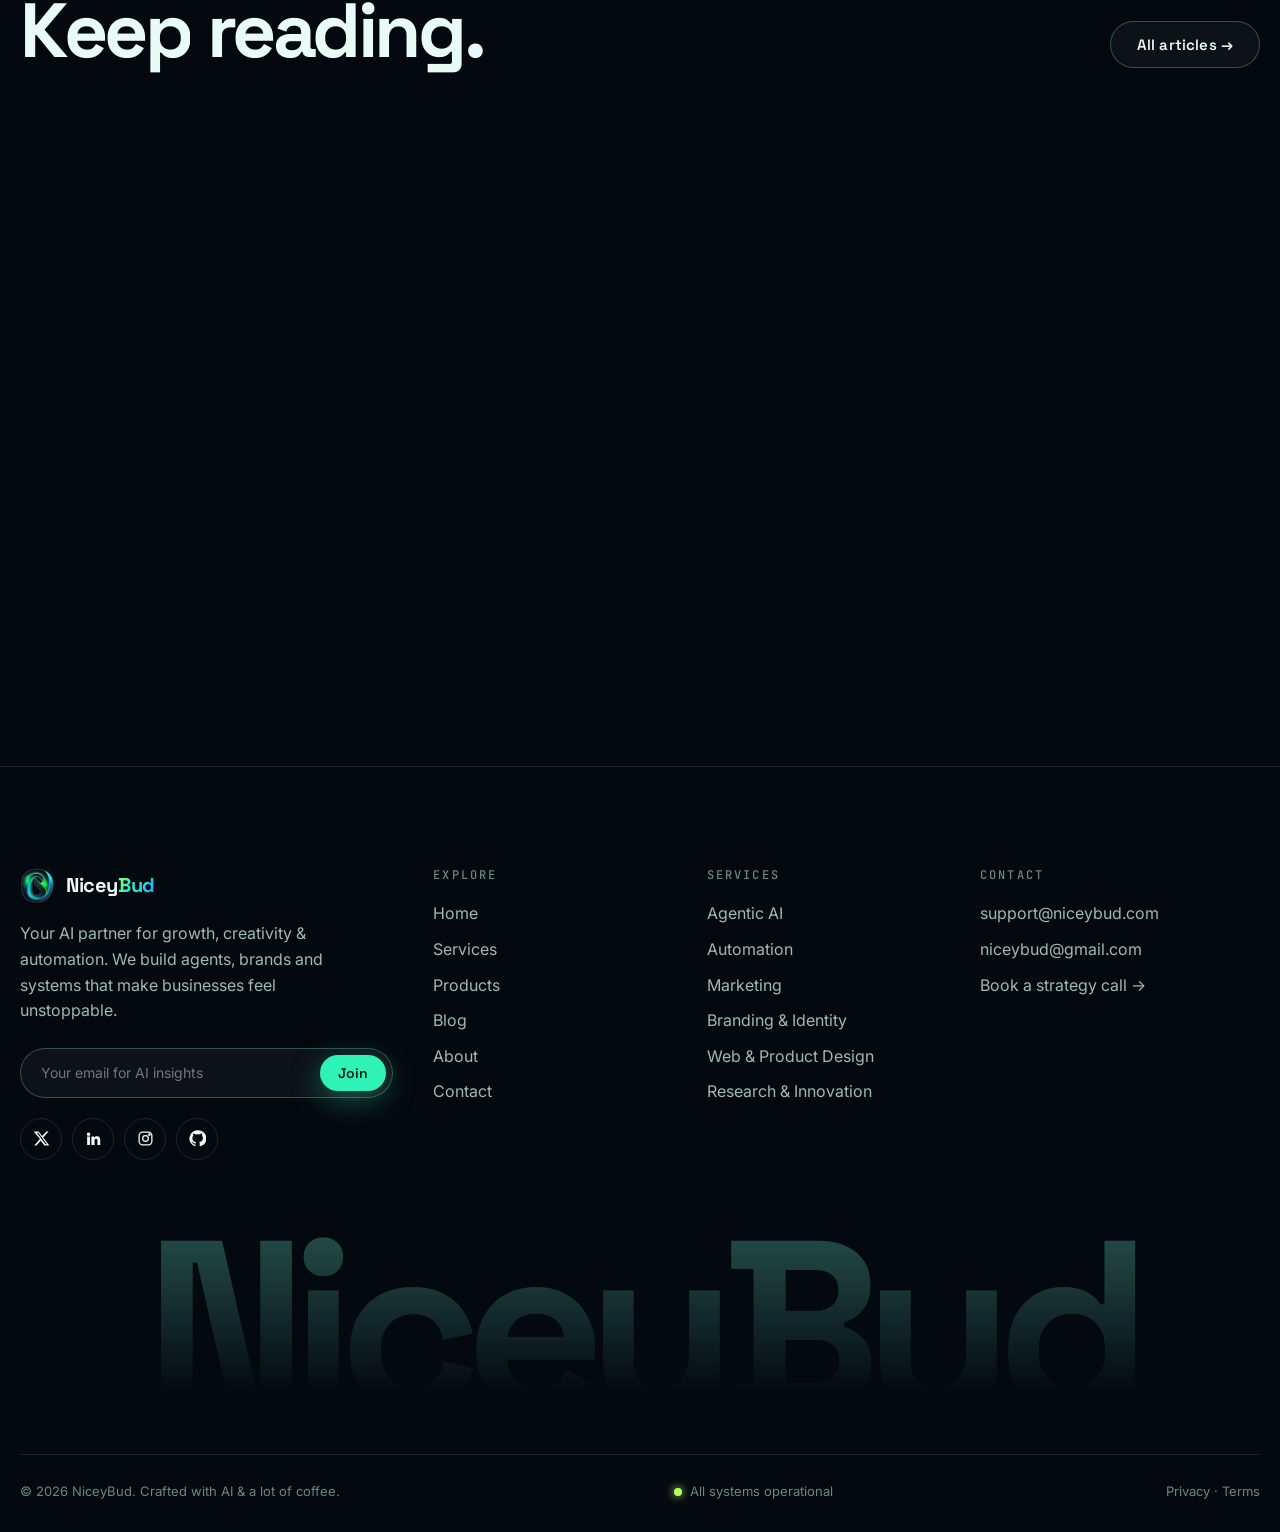
<file: post.html>
<!doctype html>
<html lang="en">
<head>
  <meta charset="utf-8">
  <meta name="viewport" content="width=device-width, initial-scale=1">
  <title>Article — NiceyBud Blog</title>
  <meta name="description" content="An article from the NiceyBud journal.">
  <meta name="theme-color" content="#04090f">
  <meta property="og:image" content="assets/banner.png">
  <link rel="icon" href="assets/logo.png">
  <link rel="preconnect" href="https://fonts.googleapis.com"><link rel="preconnect" href="https://fonts.gstatic.com" crossorigin>
  <link href="https://fonts.googleapis.com/css2?family=Inter:wght@400;500;600&family=JetBrains+Mono:wght@400;500;600&family=Space+Grotesk:wght@400;500;600;700&display=swap" rel="stylesheet">
  <link rel="stylesheet" href="css/style.css">
</head>
<body data-page="post">
<div class="reading-bar"></div>
<main>
  <header class="article-hero">
    <div class="container">
      <div class="breadcrumbs" data-reveal><a href="index.html">Home</a><span>/</span><a href="blog.html">Blog</a><span>/</span><span id="pCat"></span></div>
      <h1 class="h1" id="pTitle"></h1>
      <div class="article-meta" id="pMeta" data-reveal style="--d:.3s"></div>
    </div>
  </header>
  <div class="container">
    <div class="article-cover" id="pCover" data-reveal="scale"></div>
    <div class="article-layout">
      <nav class="toc" id="toc" aria-label="Table of contents"></nav>
      <div>
        <article class="prose" id="prose"></article>
        <div class="clap"><button id="clapBtn" aria-label="Clap">👏</button><div><b id="clapN">128 claps</b><br><span style="color:var(--text-mute);font-size:14px">Enjoyed it? Tap to applaud.</span></div></div>
      </div>
      <aside class="share" aria-label="Share">
        <a id="shareX" href="#" target="_blank" rel="noopener" aria-label="Share on X"><svg viewBox="0 0 24 24" fill="currentColor"><path d="M18.9 2H22l-7.6 8.7L23 22h-6.8l-5.3-7-6.1 7H1.7l8.1-9.3L1 2h7l4.8 6.4zm-1.2 18h1.9L7.4 3.9H5.4z"/></svg></a>
        <a id="shareIn" href="#" target="_blank" rel="noopener" aria-label="Share on LinkedIn"><svg viewBox="0 0 24 24" fill="currentColor"><path d="M4.98 3.5a2.5 2.5 0 1 1 0 5 2.5 2.5 0 0 1 0-5zM3 9h4v12H3zM9 9h3.8v1.7h.1c.5-1 1.8-2 3.8-2 4 0 4.8 2.6 4.8 6V21h-4v-5.6c0-1.3 0-3-1.9-3s-2.1 1.4-2.1 2.9V21H9z"/></svg></a>
        <button id="copyLink" aria-label="Copy link"><svg viewBox="0 0 24 24" fill="none" stroke="currentColor" stroke-width="1.8" stroke-linecap="round"><path d="M10 13a5 5 0 0 0 7.5.5l3-3a5 5 0 0 0-7-7l-1.7 1.7"/><path d="M14 11a5 5 0 0 0-7.5-.5l-3 3a5 5 0 0 0 7 7l1.7-1.7"/></svg></button>
      </aside>
    </div>
  </div>
  <section class="section"><div class="container"><div class="section-head"><h2 class="h2" data-split>Keep reading.</h2><a href="blog.html" class="btn btn--ghost">All articles →</a></div><div class="posts" id="related"></div></div></section>
</main>

  <div id="footer"></div>
  <script src="js/data.js"></script>
  <script src="js/main.js"></script>
  <script src="js/pages.js"></script>
</body>
</html>
</file>
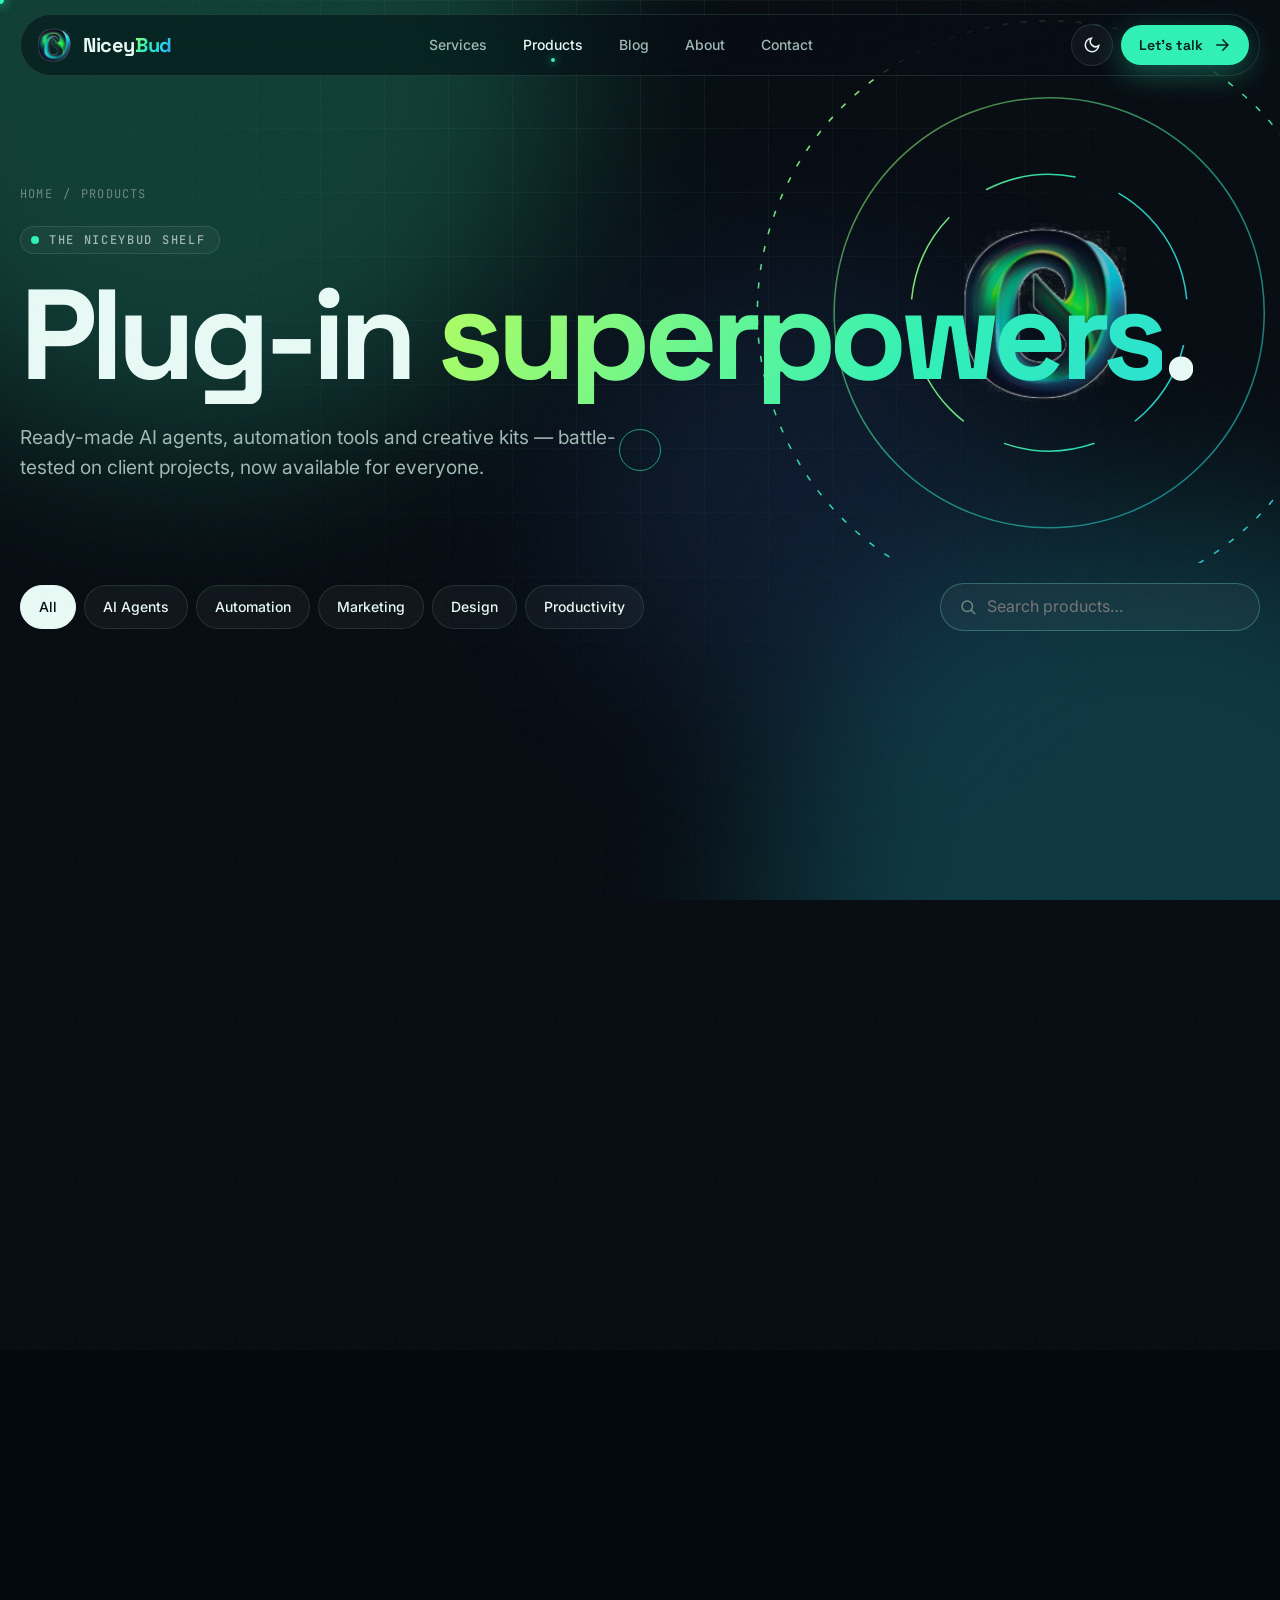
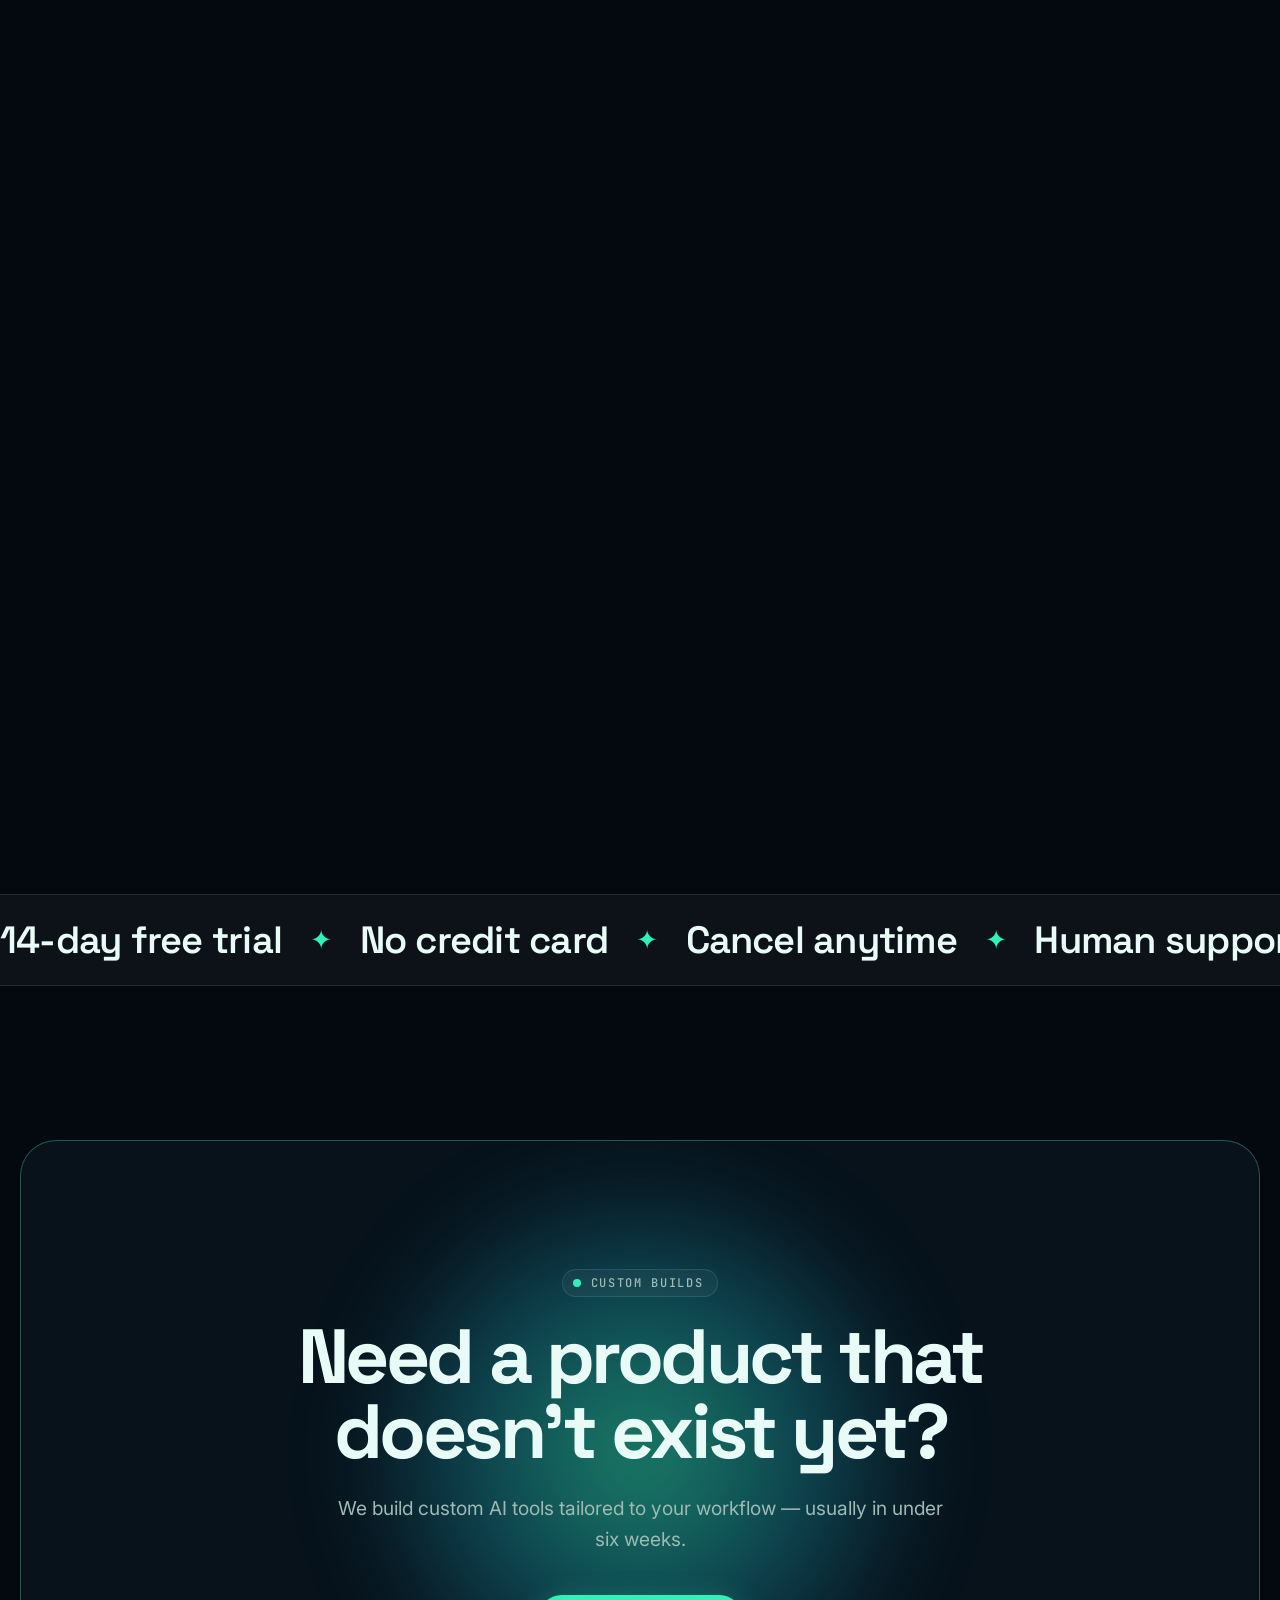
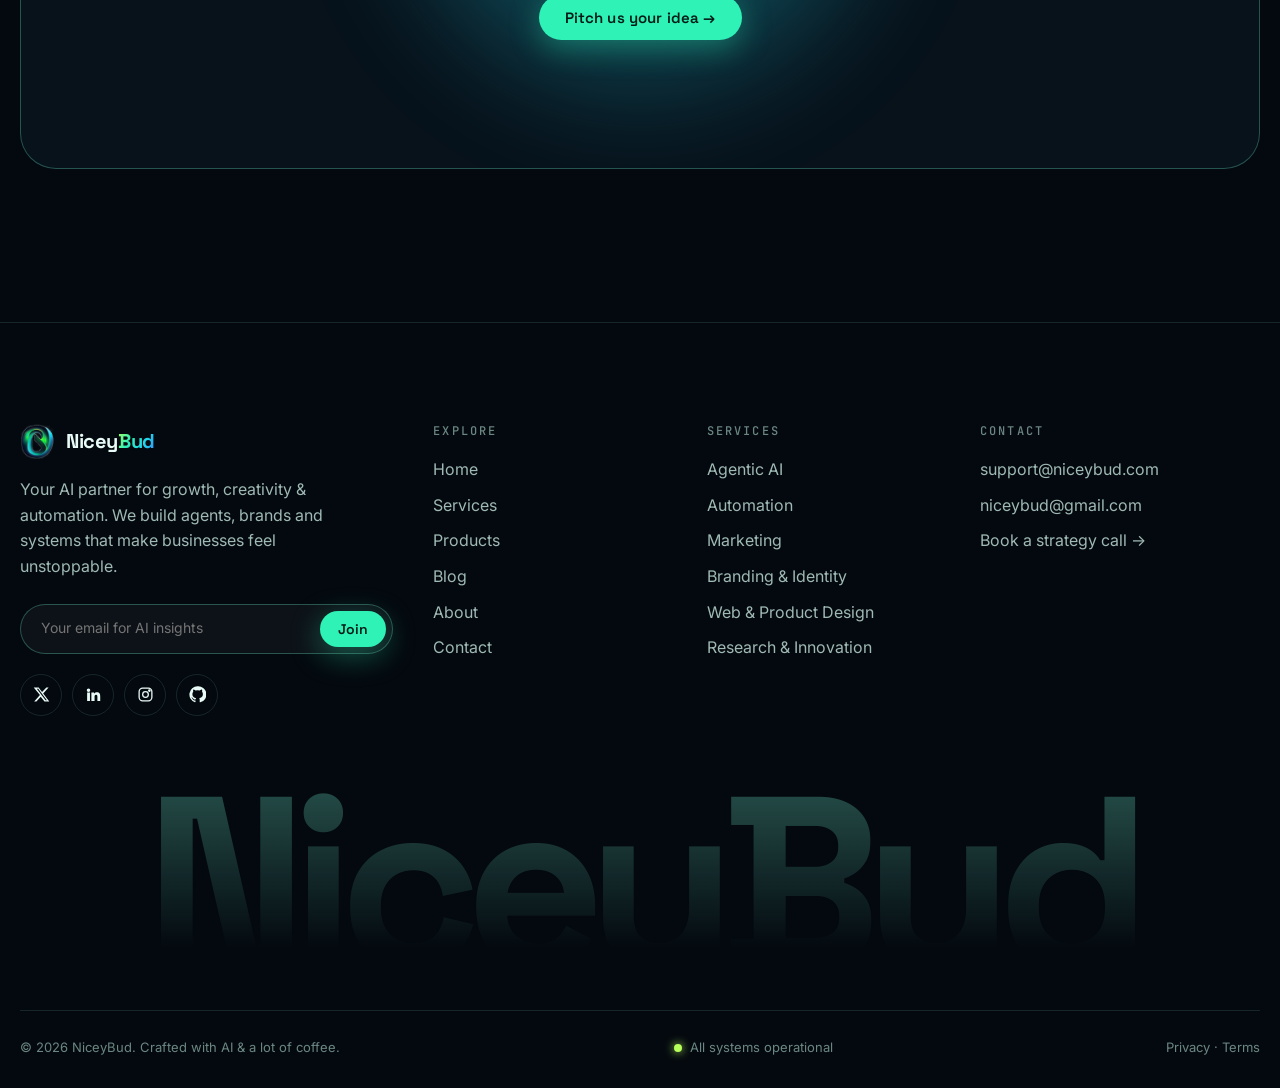
<file: products.html>
<!doctype html>
<html lang="en">
<head>
  <meta charset="utf-8">
  <meta name="viewport" content="width=device-width, initial-scale=1">
  <title>Products — NiceyBud</title>
  <meta name="description" content="AI agents, automation tools and creative software by NiceyBud.">
  <meta name="theme-color" content="#04090f">
  <meta property="og:image" content="assets/banner.png">
  <link rel="icon" href="assets/logo.png">
  <link rel="preconnect" href="https://fonts.googleapis.com"><link rel="preconnect" href="https://fonts.gstatic.com" crossorigin>
  <link href="https://fonts.googleapis.com/css2?family=Inter:wght@400;500;600&family=JetBrains+Mono:wght@400;500;600&family=Space+Grotesk:wght@400;500;600;700&display=swap" rel="stylesheet">
  <link rel="stylesheet" href="css/style.css">
</head>
<body data-page="products">
<main>
  <header class="page-hero">
    <svg class="page-hero__deco" viewBox="0 0 400 400" aria-hidden="true"><defs><linearGradient id="dg" x1="0" x2="1" y1="0" y2="1"><stop offset="0" stop-color="#b6ff5c"/><stop offset=".5" stop-color="#2ef2b6"/><stop offset="1" stop-color="#22d3ee"/></linearGradient></defs><g fill="none" stroke="url(#dg)" stroke-width="1"><circle cx="200" cy="200" r="190" stroke-dasharray="4 8"><animateTransform attributeName="transform" type="rotate" from="0 200 200" to="360 200 200" dur="60s" repeatCount="indefinite"/></circle><circle cx="200" cy="200" r="140" opacity=".6"/><circle cx="200" cy="200" r="90" stroke-dasharray="60 30"><animateTransform attributeName="transform" type="rotate" from="360 200 200" to="0 200 200" dur="20s" repeatCount="indefinite"/></circle></g><image href="assets/logo.png" x="140" y="140" width="120" height="120" opacity=".9"/></svg>
    <div class="container">
      <div class="breadcrumbs" data-reveal><a href="index.html">Home</a><span>/</span><span>Products</span></div>
      <span class="eyebrow" data-reveal><i></i>The NiceyBud shelf</span>
      <h1 class="h1" data-split>Plug-in <span class="grad-text" data-nosplit>superpowers</span>.</h1>
      <p class="lead" data-reveal style="--d:.3s">Ready-made AI agents, automation tools and creative kits — battle-tested on client projects, now available for everyone.</p>
    </div>
  </header>

  <section class="section" style="padding-top:20px">
    <div class="container">
      <div class="toolbar" data-reveal>
        <div class="filters">
          <button class="filter on" data-cat="all">All</button><button class="filter" data-cat="agents">AI Agents</button><button class="filter" data-cat="automation">Automation</button><button class="filter" data-cat="marketing">Marketing</button><button class="filter" data-cat="design">Design</button><button class="filter" data-cat="productivity">Productivity</button>
        </div>
        <label class="search"><svg viewBox="0 0 24 24" fill="none" stroke="currentColor" stroke-width="2" stroke-linecap="round"><circle cx="11" cy="11" r="7"/><path d="M21 21l-4.3-4.3"/></svg><input id="pSearch" type="search" placeholder="Search products…" aria-label="Search products"></label>
      </div>
      <div class="products" id="productGrid"></div>
    </div>
  </section>
  <div class="marquee"><div class="marquee__track"><span>14-day free trial</span><span>No credit card</span><span>Cancel anytime</span><span>Human support</span><span>14-day free trial</span><span>No credit card</span><span>Cancel anytime</span><span>Human support</span></div></div>
  <section class="section"><div class="container"><div class="cta" data-reveal="scale"><div class="cta__blob"></div><span class="eyebrow"><i></i>Custom builds</span><h2 class="h2">Need a product that<br>doesn't exist yet?</h2><p class="lead">We build custom AI tools tailored to your workflow — usually in under six weeks.</p><div class="cta__btns"><a href="contact.html" class="btn btn--primary">Pitch us your idea →</a></div></div></div></section>
</main>

  <div id="footer"></div>
  <script src="js/data.js"></script>
  <script src="js/main.js"></script>
  <script src="js/pages.js"></script>
</body>
</html>
</file>
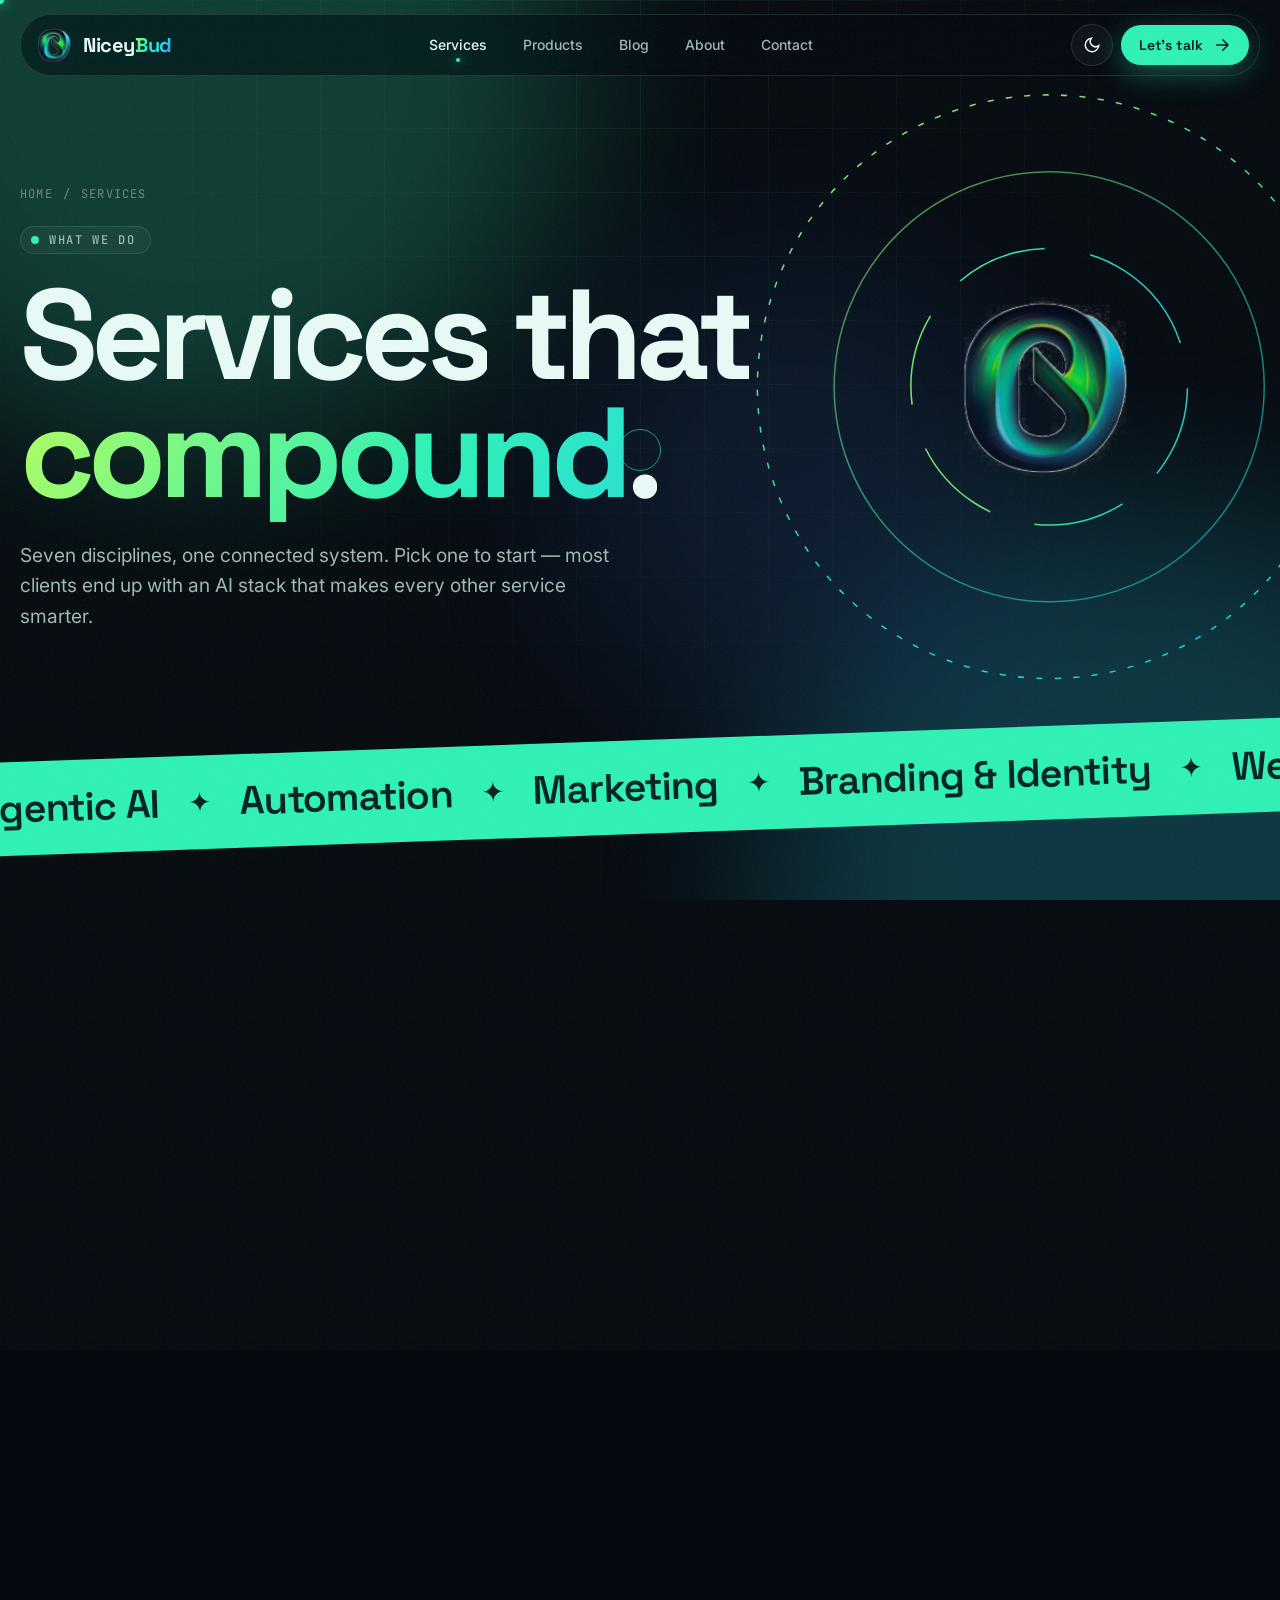
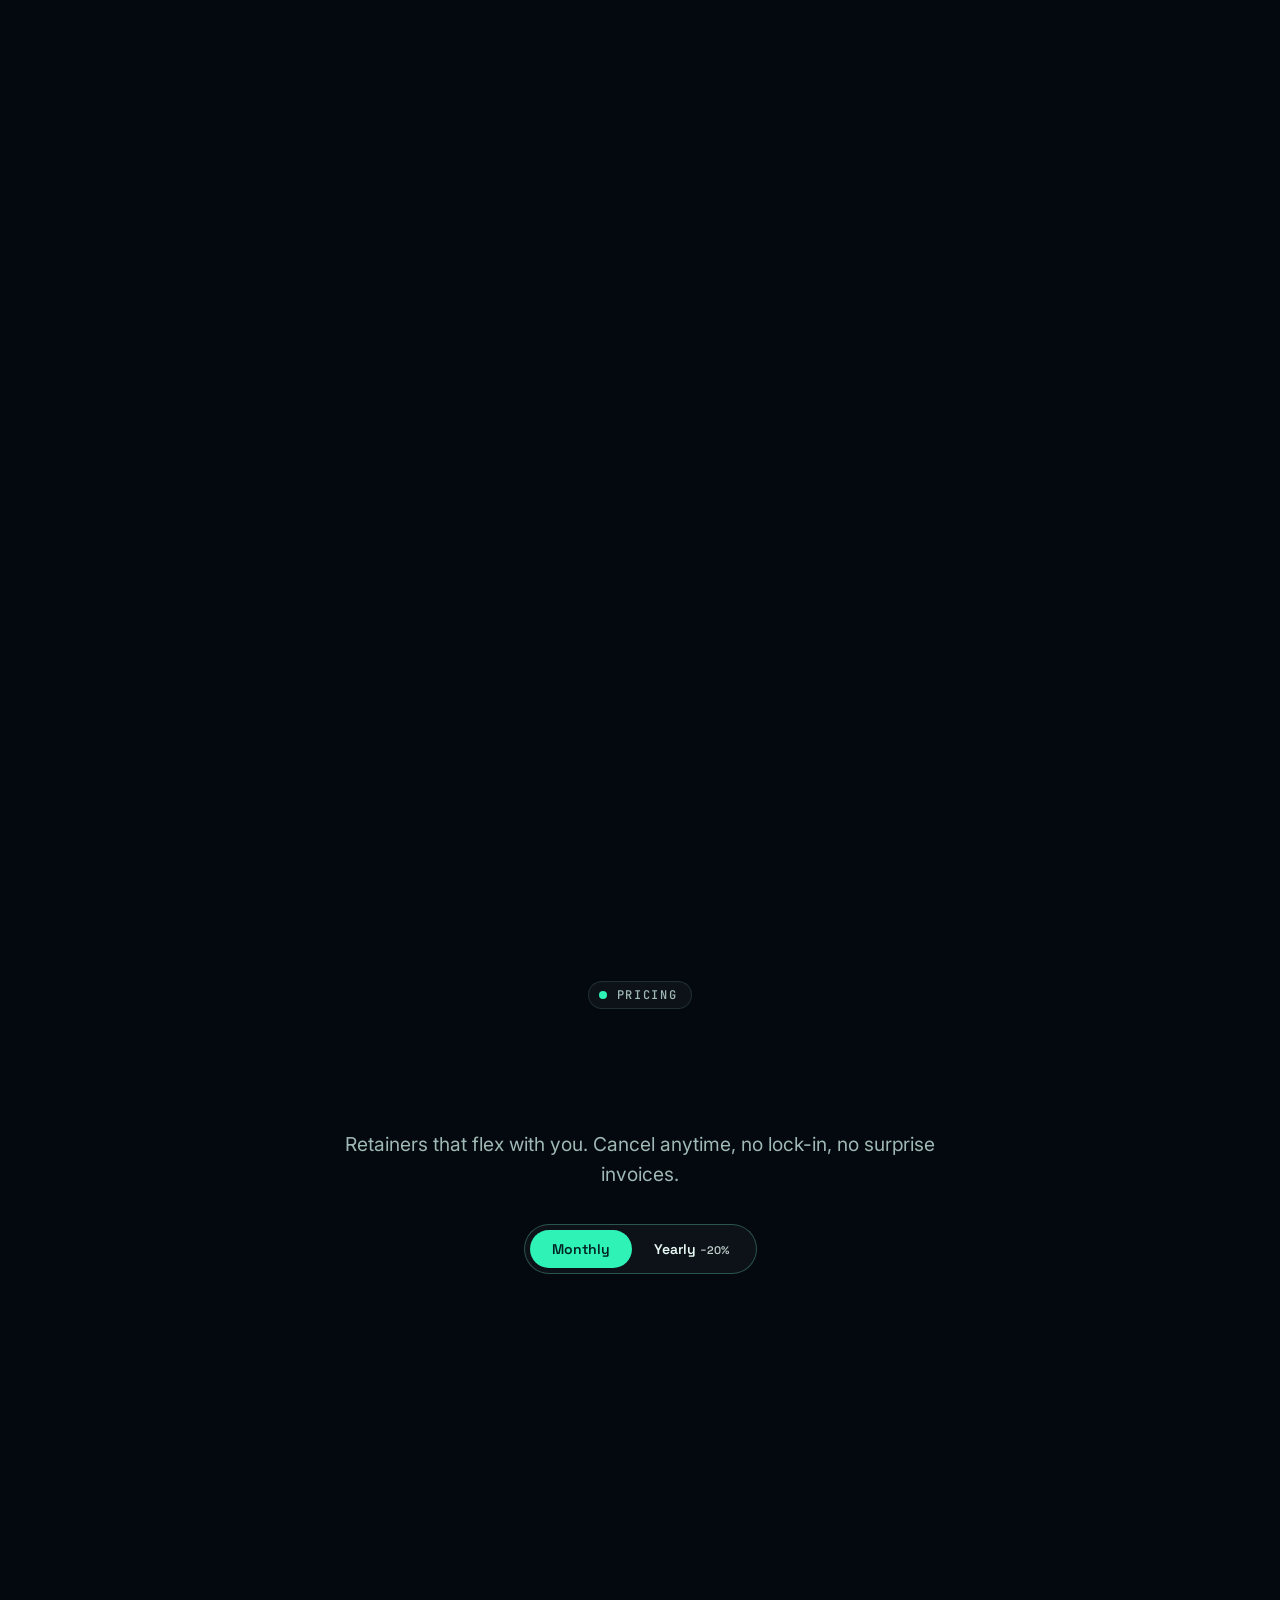
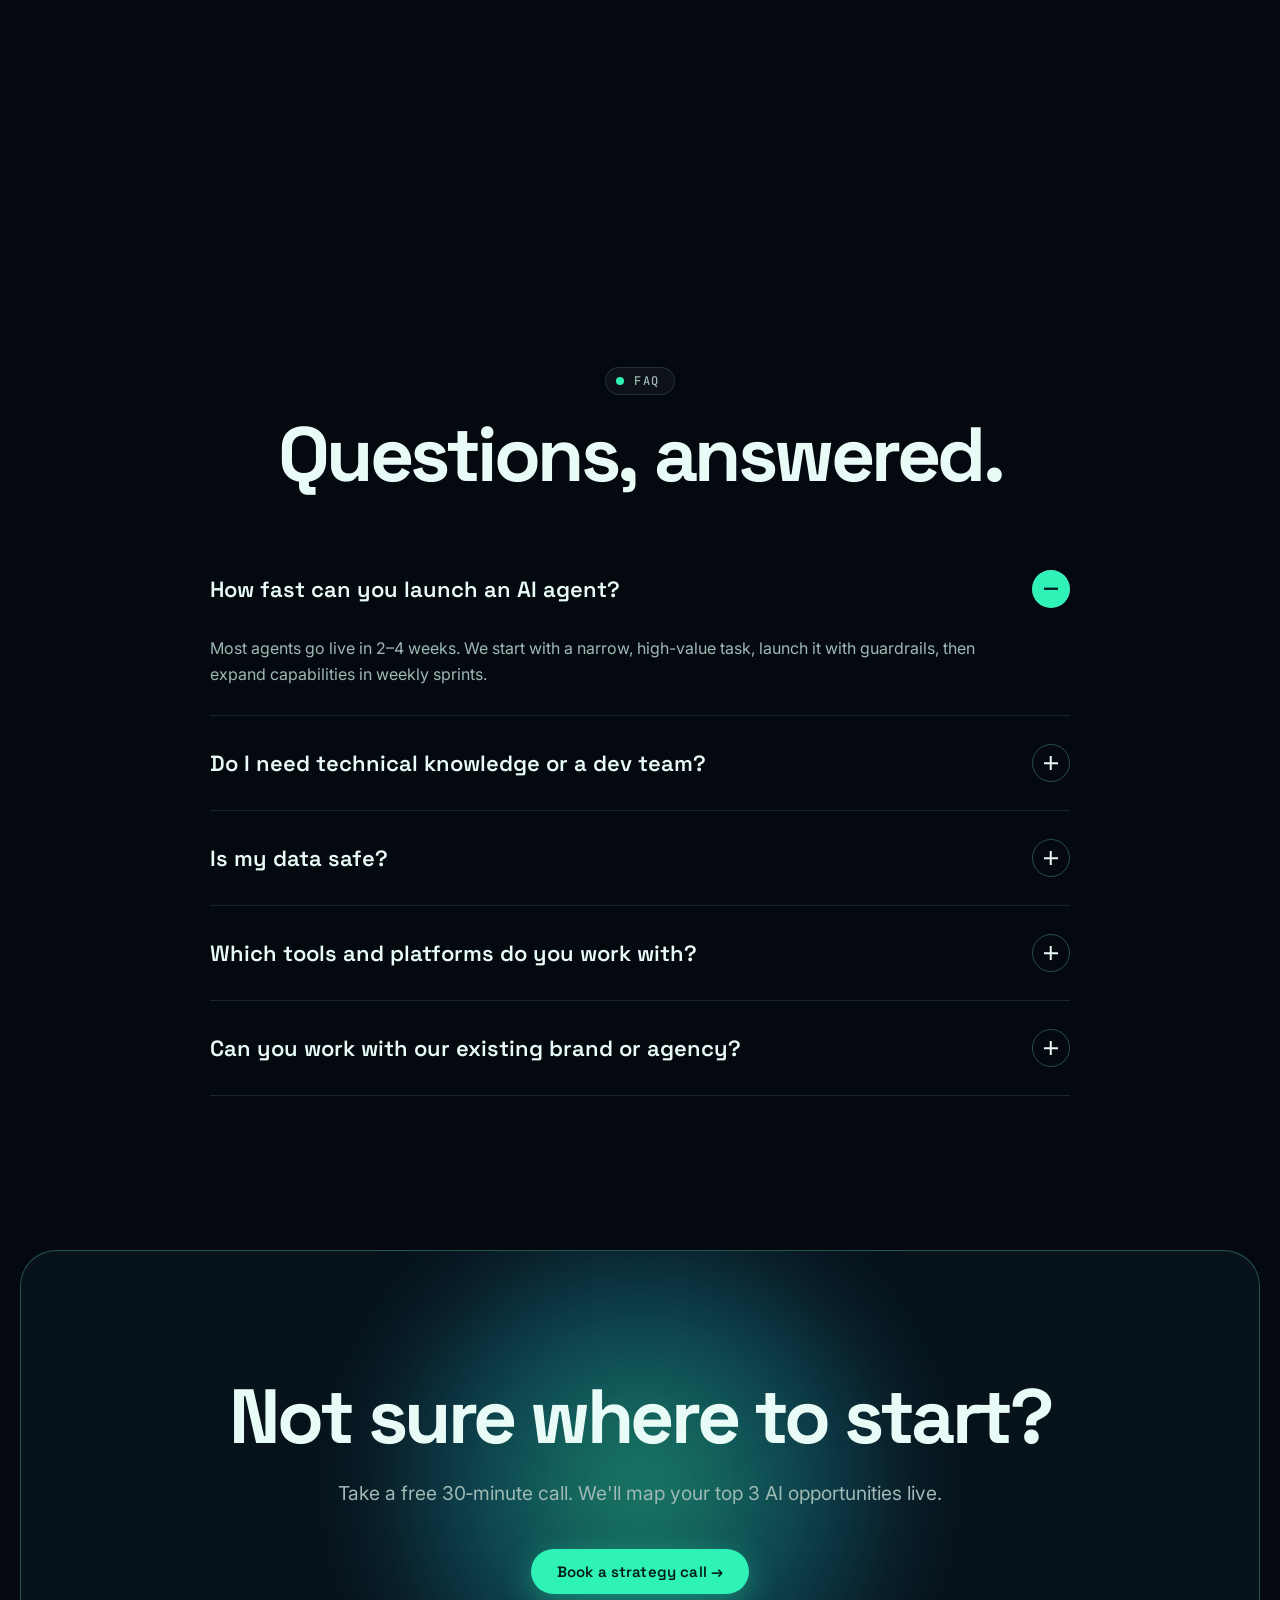
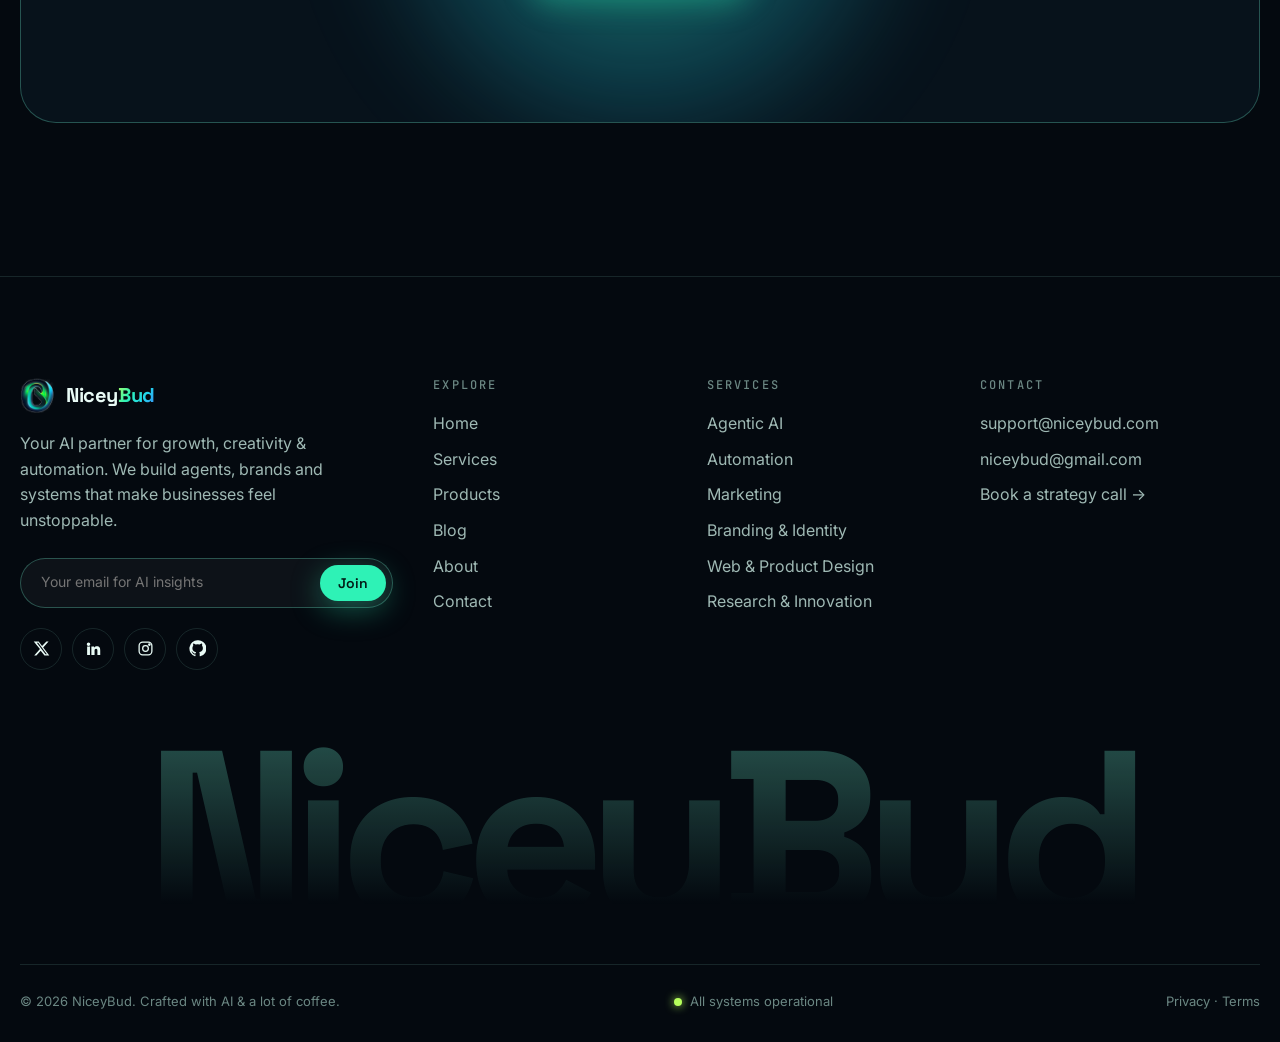
<file: services.html>
<!doctype html>
<html lang="en">
<head>
  <meta charset="utf-8">
  <meta name="viewport" content="width=device-width, initial-scale=1">
  <title>Services — NiceyBud</title>
  <meta name="description" content="Agentic AI, automation, marketing, branding, design, research and productivity services by NiceyBud.">
  <meta name="theme-color" content="#04090f">
  <meta property="og:image" content="assets/banner.png">
  <link rel="icon" href="assets/logo.png">
  <link rel="preconnect" href="https://fonts.googleapis.com"><link rel="preconnect" href="https://fonts.gstatic.com" crossorigin>
  <link href="https://fonts.googleapis.com/css2?family=Inter:wght@400;500;600&family=JetBrains+Mono:wght@400;500;600&family=Space+Grotesk:wght@400;500;600;700&display=swap" rel="stylesheet">
  <link rel="stylesheet" href="css/style.css">
</head>
<body data-page="services">
<main>
  <header class="page-hero">
    <svg class="page-hero__deco" viewBox="0 0 400 400" aria-hidden="true"><defs><linearGradient id="dg" x1="0" x2="1" y1="0" y2="1"><stop offset="0" stop-color="#b6ff5c"/><stop offset=".5" stop-color="#2ef2b6"/><stop offset="1" stop-color="#22d3ee"/></linearGradient></defs><g fill="none" stroke="url(#dg)" stroke-width="1"><circle cx="200" cy="200" r="190" stroke-dasharray="4 8"><animateTransform attributeName="transform" type="rotate" from="0 200 200" to="360 200 200" dur="60s" repeatCount="indefinite"/></circle><circle cx="200" cy="200" r="140" opacity=".6"/><circle cx="200" cy="200" r="90" stroke-dasharray="60 30"><animateTransform attributeName="transform" type="rotate" from="360 200 200" to="0 200 200" dur="20s" repeatCount="indefinite"/></circle></g><image href="assets/logo.png" x="140" y="140" width="120" height="120" opacity=".9"/></svg>
    <div class="container">
      <div class="breadcrumbs" data-reveal><a href="index.html">Home</a><span>/</span><span>Services</span></div>
      <span class="eyebrow" data-reveal><i></i>What we do</span>
      <h1 class="h1" data-split>Services that <span class="grad-text" data-nosplit>compound</span>.</h1>
      <p class="lead" data-reveal style="--d:.3s">Seven disciplines, one connected system. Pick one to start — most clients end up with an AI stack that makes every other service smarter.</p>
    </div>
  </header>

  <div class="marquee marquee--tilt"><div class="marquee__track" id="mq1"></div></div>
  <section class="section"><div class="container" id="svcList"></div></section>

  <section class="section" style="padding-top:0">
    <div class="container" style="text-align:center">
      <span class="eyebrow" data-reveal><i></i>Pricing</span>
      <h2 class="h2" data-split>Simple plans. Serious results.</h2>
      <p class="lead" data-reveal style="margin:22px auto 34px">Retainers that flex with you. Cancel anytime, no lock-in, no surprise invoices.</p>
      <div class="pricing-toggle" data-reveal><span class="knob"></span><button class="on">Monthly</button><button>Yearly <small>−20%</small></button></div>
    </div>
    <div class="container plans" id="plans" style="text-align:left"></div>
  </section>

  <section class="section" style="padding-top:0">
    <div class="container">
      <div style="text-align:center;margin-bottom:50px"><span class="eyebrow" data-reveal><i></i>FAQ</span><h2 class="h2" data-split>Questions, answered.</h2></div>
      <div class="faq" data-reveal>
        <details open><summary>How fast can you launch an AI agent?<i></i></summary><div class="ans">Most agents go live in 2–4 weeks. We start with a narrow, high-value task, launch it with guardrails, then expand capabilities in weekly sprints.</div></details>
        <details><summary>Do I need technical knowledge or a dev team?<i></i></summary><div class="ans">Not at all. We handle strategy, build, integration and training. You get simple dashboards and a team that explains things in plain English.</div></details>
        <details><summary>Is my data safe?<i></i></summary><div class="ans">Yes. We use enterprise-grade providers, encrypt data in transit and at rest, follow least-privilege access, and can deploy on your own cloud when needed.</div></details>
        <details><summary>Which tools and platforms do you work with?<i></i></summary><div class="ans">HubSpot, Salesforce, Notion, Slack, Google Workspace, Shopify, Stripe, Zapier, n8n, Make, and leading AI models — plus custom APIs for anything else.</div></details>
        <details><summary>Can you work with our existing brand or agency?<i></i></summary><div class="ans">Absolutely. We regularly plug into in-house teams and partner agencies, adding AI and automation muscle without stepping on toes.</div></details>
      </div>
    </div>
  </section>

  <section class="section" style="padding-top:0"><div class="container"><div class="cta" data-reveal="scale"><div class="cta__blob"></div><h2 class="h2">Not sure where to start?</h2><p class="lead">Take a free 30‑minute call. We'll map your top 3 AI opportunities live.</p><div class="cta__btns"><a href="contact.html" class="btn btn--primary">Book a strategy call →</a></div></div></div></section>
</main>

  <div id="footer"></div>
  <script src="js/data.js"></script>
  <script src="js/main.js"></script>
  <script src="js/pages.js"></script>
</body>
</html>
</file>
<file: css/style.css>
/* =========================================================
   NiceyBud — Your AI Partner for Growth, Creativity & Automation
   Design system + components + effects
   ========================================================= */

:root {
  --bg: #04090f;
  --bg-2: #07121b;
  --surface: rgba(255, 255, 255, 0.04);
  --surface-2: rgba(255, 255, 255, 0.07);
  --border: rgba(160, 255, 230, 0.12);
  --border-strong: rgba(120, 255, 220, 0.28);
  --text: #e9fbf6;
  --text-dim: #9fb9b4;
  --text-mute: #6b8783;
  --mint: #2ef2b6;
  --emerald: #10b981;
  --cyan: #22d3ee;
  --teal: #0f766e;
  --lime: #b6ff5c;
  --deep: #0b1d2a;
  --grad: linear-gradient(120deg, #b6ff5c 0%, #2ef2b6 35%, #22d3ee 70%, #3b82f6 100%);
  --grad-soft: linear-gradient(135deg, rgba(46, 242, 182, .18), rgba(34, 211, 238, .12));
  --glow: 0 0 40px rgba(46, 242, 182, .35);
  --radius: 22px;
  --radius-sm: 14px;
  --ease: cubic-bezier(.16, 1, .3, 1);
  --font-display: "Space Grotesk", system-ui, sans-serif;
  --font-body: "Inter", system-ui, sans-serif;
  --font-mono: "JetBrains Mono", ui-monospace, monospace;
  --nav-h: 76px;
  color-scheme: dark;
}

:root[data-theme="light"] {
  --bg: #f2f8f7;
  --bg-2: #e7f3f0;
  --surface: rgba(255, 255, 255, 0.7);
  --surface-2: rgba(255, 255, 255, 0.9);
  --border: rgba(15, 118, 110, 0.14);
  --border-strong: rgba(15, 118, 110, 0.32);
  --text: #06221f;
  --text-dim: #3d5d59;
  --text-mute: #6c8986;
  --mint: #0bbf8a;
  --cyan: #0891b2;
  --lime: #65a30d;
  --grad: linear-gradient(120deg, #4d9b0f 0%, #0bbf8a 35%, #0891b2 70%, #2563eb 100%);
  --glow: 0 0 40px rgba(11, 191, 138, .25);
  color-scheme: light;
}

*, *::before, *::after { box-sizing: border-box; margin: 0; padding: 0; }
html { scroll-behavior: smooth; -webkit-text-size-adjust: 100%; }
body {
  background: var(--bg);
  color: var(--text);
  font-family: var(--font-body);
  font-size: 16px;
  line-height: 1.6;
  overflow-x: hidden;
  -webkit-font-smoothing: antialiased;
  transition: background .6s var(--ease), color .6s var(--ease);
}
body.is-loading { overflow: hidden; }
main { overflow-x: clip; }
img, svg, canvas { display: block; max-width: 100%; }
a { color: inherit; text-decoration: none; }
button, input, textarea, select { font: inherit; color: inherit; }
button { cursor: pointer; background: none; border: 0; }
::selection { background: var(--mint); color: #022; }
::-webkit-scrollbar { width: 10px; }
::-webkit-scrollbar-track { background: var(--bg); }
::-webkit-scrollbar-thumb { background: linear-gradient(var(--mint), var(--cyan)); border-radius: 10px; border: 3px solid var(--bg); }

.container { width: min(1240px, 100% - 40px); margin-inline: auto; }
.section { position: relative; padding: clamp(80px, 12vw, 160px) 0; }
.grad-text { background: var(--grad); -webkit-background-clip: text; background-clip: text; color: transparent; background-size: 200% auto; animation: gradShift 6s linear infinite; }
@keyframes gradShift { to { background-position: 200% center; } }
.mono { font-family: var(--font-mono); }
.sr-only { position: absolute; width: 1px; height: 1px; overflow: hidden; clip: rect(0 0 0 0); }

/* ---------- Ambient layers ---------- */
.grain {
  position: fixed; inset: -50%; z-index: 9990; pointer-events: none; opacity: .06;
  background-image: url("data:image/svg+xml,%3Csvg xmlns='http://www.w3.org/2000/svg' width='160' height='160'%3E%3Cfilter id='n'%3E%3CfeTurbulence type='fractalNoise' baseFrequency='.9' numOctaves='3' stitchTiles='stitch'/%3E%3C/filter%3E%3Crect width='100%25' height='100%25' filter='url(%23n)'/%3E%3C/svg%3E");
  animation: grain 1.2s steps(6) infinite;
}
:root[data-theme="light"] .grain { opacity: .035; }
@keyframes grain { 0%,100%{transform:translate(0,0)} 20%{transform:translate(-5%,3%)} 40%{transform:translate(3%,-6%)} 60%{transform:translate(-2%,5%)} 80%{transform:translate(6%,-2%)} }

.aurora { position: fixed; inset: 0; z-index: -2; overflow: hidden; pointer-events: none; }
.aurora span {
  position: absolute; width: 60vmax; height: 60vmax; border-radius: 50%; filter: blur(90px); opacity: .22;
  animation: drift 26s var(--ease) infinite alternate;
}
.aurora span:nth-child(1) { background: #2ef2b6; top: -25vmax; left: -15vmax; }
.aurora span:nth-child(2) { background: #22d3ee; bottom: -30vmax; right: -20vmax; animation-delay: -8s; animation-duration: 32s; }
.aurora span:nth-child(3) { background: #3b82f6; top: 30%; left: 45%; width: 35vmax; height: 35vmax; opacity: .12; animation-delay: -14s; }
:root[data-theme="light"] .aurora span { opacity: .28; }
@keyframes drift { 0%{transform:translate(0,0) scale(1)} 50%{transform:translate(10vw,8vh) scale(1.15)} 100%{transform:translate(-6vw,-4vh) scale(.9)} }

.grid-bg {
  position: fixed; inset: 0; z-index: -1; pointer-events: none;
  background-image: linear-gradient(var(--border) 1px, transparent 1px), linear-gradient(90deg, var(--border) 1px, transparent 1px);
  background-size: 64px 64px;
  mask-image: radial-gradient(ellipse at 50% 0%, #000 0%, transparent 70%);
  -webkit-mask-image: radial-gradient(ellipse at 50% 0%, #000 0%, transparent 70%);
  opacity: .5;
}

/* ---------- Cursor ---------- */
.cursor, .cursor-ring { position: fixed; top: 0; left: 0; pointer-events: none; z-index: 9999; border-radius: 50%; transform: translate(-50%, -50%); }
.cursor { width: 8px; height: 8px; background: var(--mint); box-shadow: 0 0 12px var(--mint); }
.cursor-ring {
  width: 42px; height: 42px; border: 1.5px solid var(--mint); opacity: .6;
  display: grid; place-items: center; font: 600 10px/1 var(--font-mono); letter-spacing: .1em; color: #022; text-transform: uppercase;
  transition: width .35s var(--ease), height .35s var(--ease), background .35s, opacity .35s, border-color .35s;
}
.cursor-ring.is-hover { width: 70px; height: 70px; background: rgba(46, 242, 182, .12); opacity: 1; }
.cursor-ring.is-label { width: 92px; height: 92px; background: var(--mint); border-color: var(--mint); opacity: 1; }
.cursor-ring.is-down { width: 30px; height: 30px; }
@media (hover: none), (pointer: coarse) { .cursor, .cursor-ring { display: none; } }
@media (hover: hover) and (pointer: fine) { body.has-cursor, body.has-cursor a, body.has-cursor button { cursor: none; } }

/* ---------- Preloader ---------- */
.preloader {
  position: fixed; inset: 0; z-index: 10000; background: var(--bg); display: grid; place-items: center;
  transition: clip-path 1.1s var(--ease), visibility 1.1s;
  clip-path: inset(0 0 0 0);
}
.preloader.done { clip-path: inset(0 0 100% 0); visibility: hidden; }
.preloader__inner { display: grid; justify-items: center; gap: 22px; }
.preloader__logo { position: relative; width: 120px; height: 120px; display: grid; place-items: center; }
.preloader__logo img { width: 76px; animation: pulseLogo 1.6s ease-in-out infinite; }
.preloader__logo svg { position: absolute; inset: 0; width: 100%; height: 100%; animation: spin 2.4s linear infinite; }
.preloader__count { font: 600 54px/1 var(--font-display); letter-spacing: -.03em; }
.preloader__label { font: 12px var(--font-mono); color: var(--text-mute); letter-spacing: .25em; text-transform: uppercase; min-height: 1.2em; }
.preloader__bar { width: 220px; height: 2px; background: var(--border); overflow: hidden; border-radius: 2px; }
.preloader__bar i { display: block; height: 100%; width: 0; background: var(--grad); transition: width .2s; }
@keyframes spin { to { transform: rotate(360deg); } }
@keyframes pulseLogo { 50% { transform: scale(1.08); filter: drop-shadow(0 0 22px rgba(46,242,182,.7)); } }

/* ---------- Page transition ---------- */
.page-wipe { position: fixed; inset: 0; z-index: 9995; pointer-events: none; display: grid; grid-template-columns: repeat(5, 1fr); }
.page-wipe i { background: var(--grad); transform: scaleY(0); transform-origin: bottom; transition: transform .55s var(--ease); }
.page-wipe i:nth-child(2){transition-delay:.05s}.page-wipe i:nth-child(3){transition-delay:.1s}.page-wipe i:nth-child(4){transition-delay:.15s}.page-wipe i:nth-child(5){transition-delay:.2s}
.page-wipe.active i { transform: scaleY(1); }

/* ---------- Scroll progress ---------- */
.scroll-progress { position: fixed; top: 0; left: 0; right: 0; height: 3px; z-index: 1001; transform-origin: 0 50%; transform: scaleX(0); background: var(--grad); box-shadow: 0 0 12px var(--mint); }

/* ---------- Nav ---------- */
.nav {
  position: fixed; top: 14px; left: 50%; transform: translateX(-50%); z-index: 1000;
  width: min(1240px, calc(100% - 24px)); height: 62px;
  display: flex; align-items: center; justify-content: space-between; gap: 16px;
  padding: 0 10px 0 16px; border-radius: 999px;
  background: color-mix(in srgb, var(--bg) 55%, transparent);
  border: 1px solid var(--border); backdrop-filter: blur(18px) saturate(1.4); -webkit-backdrop-filter: blur(18px) saturate(1.4);
  transition: transform .5s var(--ease), background .4s, box-shadow .4s;
}
.nav.scrolled { box-shadow: 0 10px 40px rgba(0,0,0,.25); background: color-mix(in srgb, var(--bg) 80%, transparent); }
.nav.hidden { transform: translate(-50%, -120%); }
.brand { display: flex; align-items: center; gap: 10px; font: 700 20px/1 var(--font-display); letter-spacing: -.02em; }
.brand img { width: 36px; height: 36px; object-fit: contain; transition: transform .8s var(--ease); }
.brand:hover img { transform: rotate(360deg) scale(1.1); }
.brand b { font-weight: 700; }
.brand em { font-style: normal; background: var(--grad); -webkit-background-clip: text; background-clip: text; color: transparent; }
.nav__links { display: flex; gap: 4px; list-style: none; position: relative; }
.nav__links a {
  position: relative; display: block; padding: 9px 16px; border-radius: 999px; font-size: 14px; font-weight: 500; color: var(--text-dim);
  transition: color .3s; z-index: 1;
}
.nav__links a:hover, .nav__links a.active { color: var(--text); }
.nav__links a.active::after { content: ""; position: absolute; left: 50%; bottom: 3px; width: 4px; height: 4px; border-radius: 50%; background: var(--mint); transform: translateX(-50%); box-shadow: 0 0 8px var(--mint); }
.nav__pill { position: absolute; top: 0; height: 100%; border-radius: 999px; background: var(--surface-2); border: 1px solid var(--border); transition: all .45s var(--ease); opacity: 0; z-index: 0; pointer-events: none; }
.nav__actions { display: flex; align-items: center; gap: 8px; }
.theme-toggle {
  width: 42px; height: 42px; border-radius: 50%; display: grid; place-items: center; border: 1px solid var(--border); background: var(--surface);
  transition: transform .6s var(--ease), border-color .3s;
}
.theme-toggle:hover { transform: rotate(180deg); border-color: var(--mint); }
.theme-toggle svg { width: 18px; height: 18px; }
.theme-toggle .sun { display: none; }
:root[data-theme="light"] .theme-toggle .sun { display: block; }
:root[data-theme="light"] .theme-toggle .moon { display: none; }
.burger { display: none; width: 42px; height: 42px; border-radius: 50%; border: 1px solid var(--border); position: relative; }
.burger span { position: absolute; left: 12px; right: 12px; height: 2px; background: var(--text); border-radius: 2px; transition: transform .4s var(--ease), top .4s var(--ease); }
.burger span:nth-child(1) { top: 16px; } .burger span:nth-child(2) { top: 24px; }
.menu-open .burger span:nth-child(1) { top: 20px; transform: rotate(45deg); }
.menu-open .burger span:nth-child(2) { top: 20px; transform: rotate(-45deg); }

.mobile-menu {
  position: fixed; inset: 0; z-index: 999; background: var(--bg); display: flex; flex-direction: column; justify-content: center; padding: 100px 28px 40px;
  clip-path: circle(0% at calc(100% - 40px) 45px); transition: clip-path .8s var(--ease); visibility: hidden;
}
.menu-open .mobile-menu { clip-path: circle(150% at calc(100% - 40px) 45px); visibility: visible; }
.mobile-menu a { display: block; font: 600 clamp(36px, 10vw, 60px)/1.15 var(--font-display); letter-spacing: -.03em; opacity: 0; transform: translateY(30px); transition: opacity .5s, transform .6s var(--ease), color .3s; }
.mobile-menu a:hover { color: var(--mint); }
.menu-open .mobile-menu a { opacity: 1; transform: none; }
.mobile-menu a:nth-child(2){transition-delay:.05s}.mobile-menu a:nth-child(3){transition-delay:.1s}.mobile-menu a:nth-child(4){transition-delay:.15s}.mobile-menu a:nth-child(5){transition-delay:.2s}.mobile-menu a:nth-child(6){transition-delay:.25s}
.mobile-menu small { margin-top: 40px; color: var(--text-mute); font-family: var(--font-mono); font-size: 13px; }

/* ---------- Buttons ---------- */
.btn {
  --bx: 50%; --by: 50%;
  position: relative; display: inline-flex; align-items: center; gap: 10px; padding: 15px 26px; border-radius: 999px;
  font: 600 15px/1 var(--font-display); letter-spacing: .01em; overflow: hidden; isolation: isolate; white-space: nowrap;
  transition: transform .4s var(--ease), box-shadow .4s;
}
.btn svg { width: 18px; height: 18px; transition: transform .4s var(--ease); }
.btn:hover svg { transform: translateX(4px) rotate(-45deg); }
.btn--primary { background: var(--mint); color: #021b15; box-shadow: 0 8px 30px rgba(46,242,182,.35); }
.btn--primary::before {
  content: ""; position: absolute; inset: 0; z-index: -1;
  background: radial-gradient(circle at var(--bx) var(--by), #b6ff5c 0%, #22d3ee 45%, transparent 70%);
  opacity: 0; transition: opacity .4s;
}
.btn--primary:hover::before { opacity: 1; }
.btn--primary:hover { box-shadow: 0 12px 50px rgba(46,242,182,.55); }
.btn--ghost { border: 1px solid var(--border-strong); background: var(--surface); backdrop-filter: blur(10px); }
.btn--ghost::before { content: ""; position: absolute; inset: 0; z-index: -1; background: var(--grad-soft); transform: scaleX(0); transform-origin: left; transition: transform .5s var(--ease); }
.btn--ghost:hover::before { transform: scaleX(1); }
.btn--sm { padding: 11px 18px; font-size: 14px; }

/* ---------- Typography blocks ---------- */
.eyebrow {
  display: inline-flex; align-items: center; gap: 10px; padding: 7px 14px 7px 10px; border-radius: 999px; border: 1px solid var(--border);
  background: var(--surface); font: 500 12px/1 var(--font-mono); letter-spacing: .14em; text-transform: uppercase; color: var(--text-dim); margin-bottom: 22px;
}
.eyebrow i { width: 8px; height: 8px; border-radius: 50%; background: var(--mint); box-shadow: 0 0 0 0 var(--mint); animation: ping 2s infinite; }
@keyframes ping { 0% { box-shadow: 0 0 0 0 rgba(46,242,182,.7); } 80%,100% { box-shadow: 0 0 0 10px rgba(46,242,182,0); } }
.h1 { font: 700 clamp(48px, 9vw, 132px)/.92 var(--font-display); letter-spacing: -.055em; }
.h2 { font: 700 clamp(38px, 6vw, 84px)/.98 var(--font-display); letter-spacing: -.045em; }
.h3 { font: 600 clamp(22px, 2.4vw, 30px)/1.15 var(--font-display); letter-spacing: -.025em; }
.lead { font-size: clamp(17px, 1.5vw, 20px); color: var(--text-dim); max-width: 620px; }
.section-head { display: flex; justify-content: space-between; align-items: end; gap: 40px; margin-bottom: clamp(40px, 6vw, 80px); flex-wrap: wrap; }
.section-head .lead { max-width: 440px; }

/* split text reveal */
.split .w { display: inline-block; overflow: hidden; vertical-align: top; padding-bottom: .08em; margin-bottom: -.08em; }
.split .w > span { display: inline-block; transform: translateY(110%) rotate(6deg); transform-origin: left top; transition: transform 1.1s var(--ease); transition-delay: calc(var(--i) * 45ms); }
.split.in .w > span { transform: none; }

/* generic reveal */
[data-reveal] { opacity: 0; transform: translateY(40px); transition: opacity 1s var(--ease), transform 1.1s var(--ease); transition-delay: var(--d, 0s); }
[data-reveal="left"] { transform: translateX(-60px); }
[data-reveal="right"] { transform: translateX(60px); }
[data-reveal="scale"] { transform: scale(.85); }
[data-reveal="blur"] { filter: blur(14px); transform: translateY(20px); transition-property: opacity, transform, filter; }
[data-reveal].in { opacity: 1; transform: none; filter: none; }

/* ---------- Hero ---------- */
.hero { position: relative; min-height: 100svh; display: flex; align-items: center; padding: calc(var(--nav-h) + 60px) 0 80px; overflow: hidden; }
#neural { position: absolute; inset: 0; z-index: 0; width: 100%; height: 100%; }
.hero__grid { position: relative; z-index: 2; display: grid; grid-template-columns: 1.25fr .9fr; gap: 40px; align-items: center; }
.hero__title { margin-bottom: 28px; }
.hero__title .line { display: block; }
.hero .h1 { font-size: clamp(44px, 7.4vw, 112px); }
.rotator { position: relative; display: block; white-space: nowrap; }
.rotator .grad-text { display: inline-block; }
.hero__sub { margin-bottom: 40px; }
.hero__ctas { display: flex; gap: 14px; flex-wrap: wrap; margin-bottom: 56px; }
.hero__meta { display: flex; gap: 36px; flex-wrap: wrap; }
.hero__meta > div:not(.avatars) { display: grid; gap: 2px; }
.hero__meta { align-items: center; }
.hero__meta strong { font: 700 30px/1 var(--font-display); letter-spacing: -.03em; }
.hero__meta span { font-size: 13px; color: var(--text-mute); }
.avatars { display: flex; }
.avatars i { width: 34px; height: 34px; border-radius: 50%; border: 2px solid var(--bg); margin-left: -10px; display: grid; place-items: center; font: 700 12px var(--font-display); color: #022; font-style: normal; }
.avatars i:first-child { margin-left: 0; }

/* Orbit core */
.core { position: relative; aspect-ratio: 1; width: min(520px, 100%); margin-inline: auto; perspective: 1000px; }
.core__stage { position: absolute; inset: 0; transform-style: preserve-3d; transition: transform .25s ease-out; }
.core__ring { position: absolute; border-radius: 50%; border: 1px dashed var(--border-strong); inset: 0; animation: spin 60s linear infinite; }
.core__ring:nth-child(2) { inset: 14%; border-style: solid; border-color: var(--border); animation-duration: 40s; animation-direction: reverse; }
.core__ring:nth-child(3) { inset: 28%; border-color: rgba(46,242,182,.25); animation-duration: 25s; }
.core__ring::before { content: ""; position: absolute; top: -5px; left: 50%; width: 10px; height: 10px; border-radius: 50%; background: var(--mint); box-shadow: 0 0 20px var(--mint); }
.core__ring:nth-child(2)::before { background: var(--cyan); box-shadow: 0 0 20px var(--cyan); top: auto; bottom: -5px; }
.core__center { position: absolute; inset: 33%; display: grid; place-items: center; border-radius: 50%; transform: translateZ(60px); }
.core__center::before { content: ""; position: absolute; inset: -18%; border-radius: 50%; background: radial-gradient(circle, rgba(46,242,182,.45), transparent 65%); filter: blur(10px); animation: breathe 4s ease-in-out infinite; }
.core__center img { position: relative; width: 100%; filter: drop-shadow(0 20px 40px rgba(0,0,0,.5)) drop-shadow(0 0 30px rgba(46,242,182,.35)); animation: float 6s ease-in-out infinite; cursor: pointer; }
@keyframes breathe { 50% { transform: scale(1.15); opacity: .7; } }
@keyframes float { 50% { transform: translateY(-14px) rotate(-3deg); } }
.chip {
  position: absolute; display: inline-flex; align-items: center; gap: 8px; padding: 10px 16px; border-radius: 999px; white-space: nowrap;
  background: color-mix(in srgb, var(--bg) 70%, transparent); border: 1px solid var(--border-strong); backdrop-filter: blur(10px);
  font: 500 13px/1 var(--font-display); box-shadow: 0 10px 30px rgba(0,0,0,.25), inset 0 0 20px rgba(46,242,182,.06);
  transform: translate(-50%, -50%); transition: border-color .3s, box-shadow .3s, scale .3s;
}
.chip:hover { border-color: var(--mint); box-shadow: var(--glow); scale: 1.08; }
.chip svg { width: 16px; height: 16px; color: var(--mint); }
.scroll-cue { position: absolute; left: 50%; bottom: 26px; transform: translateX(-50%); z-index: 3; display: grid; justify-items: center; gap: 10px; font: 11px var(--font-mono); letter-spacing: .3em; color: var(--text-mute); text-transform: uppercase; }
.scroll-cue i { width: 24px; height: 38px; border: 1.5px solid var(--border-strong); border-radius: 14px; position: relative; }
.scroll-cue i::after { content: ""; position: absolute; left: 50%; top: 7px; width: 3px; height: 8px; border-radius: 3px; background: var(--mint); transform: translateX(-50%); animation: wheel 1.8s infinite; }
@keyframes wheel { 0% { opacity: 1; transform: translate(-50%, 0); } 100% { opacity: 0; transform: translate(-50%, 14px); } }

/* ---------- Marquee ---------- */
.marquee { position: relative; padding: 26px 0; border-block: 1px solid var(--border); overflow: hidden; background: var(--surface); }
.marquee--tilt { transform: rotate(-2deg) scale(1.04); margin: 30px 0; background: var(--mint); color: #022; border: 0; }
.marquee__track { display: flex; gap: 0; width: max-content; animation: marquee 32s linear infinite; }
.marquee:hover .marquee__track { animation-play-state: paused; }
.marquee__track span { display: inline-flex; align-items: center; gap: 28px; padding-right: 28px; font: 600 clamp(22px, 3vw, 38px)/1 var(--font-display); letter-spacing: -.02em; white-space: nowrap; }
.marquee__track span::after { content: "✦"; font-size: .7em; color: var(--mint); }
.marquee--tilt .marquee__track span::after { color: #022; }
.marquee--reverse .marquee__track { animation-direction: reverse; }
@keyframes marquee { to { transform: translateX(-50%); } }

/* ---------- Cards / Spotlight ---------- */
.card {
  --mx: 50%; --my: 50%;
  position: relative; border-radius: var(--radius); background: var(--surface); border: 1px solid var(--border); overflow: hidden; isolation: isolate;
  transition: transform .5s var(--ease), border-color .4s;
  transform-style: preserve-3d;
}
.card::before {
  content: ""; position: absolute; inset: 0; z-index: -1; opacity: 0; transition: opacity .4s;
  background: radial-gradient(500px circle at var(--mx) var(--my), rgba(46,242,182,.14), transparent 40%);
}
.card::after {
  content: ""; position: absolute; inset: 0; border-radius: inherit; padding: 1px; pointer-events: none; opacity: 0; transition: opacity .4s;
  background: radial-gradient(300px circle at var(--mx) var(--my), var(--mint), transparent 40%);
  -webkit-mask: linear-gradient(#000 0 0) content-box, linear-gradient(#000 0 0); -webkit-mask-composite: xor; mask-composite: exclude;
}
.card:hover::before, .card:hover::after { opacity: 1; }

/* Services bento */
.bento { display: grid; grid-template-columns: repeat(12, 1fr); gap: 18px; }
.svc { grid-column: span 4; padding: 32px; min-height: 320px; display: flex; flex-direction: column; }
.svc--wide { grid-column: span 8; }
.svc--tall { grid-row: span 2; }
.svc__icon {
  width: 58px; height: 58px; border-radius: 18px; display: grid; place-items: center; margin-bottom: auto;
  background: var(--grad-soft); border: 1px solid var(--border-strong); color: var(--mint); transition: transform .6s var(--ease);
}
.svc:hover .svc__icon { transform: rotate(-12deg) scale(1.12); }
.svc__icon svg { width: 26px; height: 26px; }
.svc__num { position: absolute; top: 28px; right: 30px; font: 500 13px var(--font-mono); color: var(--text-mute); }
.svc h3 { margin: 40px 0 10px; }
.svc p { color: var(--text-dim); font-size: 15px; }
.svc__tags { display: flex; flex-wrap: wrap; gap: 6px; margin-top: 18px; }
.tag { font: 500 11px/1 var(--font-mono); padding: 7px 10px; border-radius: 999px; border: 1px solid var(--border); color: var(--text-dim); letter-spacing: .04em; text-transform: uppercase; }
.svc__visual { position: absolute; right: -40px; bottom: -40px; width: 280px; height: 280px; opacity: .55; z-index: -1; transition: transform 1s var(--ease), opacity .5s; }
.svc:hover .svc__visual { transform: scale(1.1) rotate(10deg); opacity: .9; }

/* ---------- Process (sticky horizontal) ---------- */
.process { position: relative; }
.process__pin { position: sticky; top: 0; height: 100vh; overflow: hidden; display: flex; flex-direction: column; justify-content: center; }
.process__track { display: flex; gap: 24px; padding-left: max(20px, calc((100vw - 1240px) / 2)); will-change: transform; }
.step {
  flex: 0 0 min(440px, 80vw); height: min(480px, 62vh); padding: 36px; display: flex; flex-direction: column; justify-content: space-between;
}
.step__n { font: 700 clamp(90px, 12vw, 150px)/.8 var(--font-display); letter-spacing: -.06em; -webkit-text-stroke: 1.5px var(--border-strong); color: transparent; transition: color .5s, -webkit-text-stroke-color .5s; }
.step:hover .step__n { color: var(--mint); -webkit-text-stroke-color: var(--mint); text-shadow: 0 0 40px rgba(46,242,182,.4); }
.step p { color: var(--text-dim); }
.step ul { list-style: none; display: grid; gap: 6px; margin-top: 14px; }
.step li { font-size: 14px; color: var(--text-dim); display: flex; gap: 8px; }
.step li::before { content: "→"; color: var(--mint); }
.process__bar { margin: 40px auto 0; width: min(1240px, 100% - 40px); height: 2px; background: var(--border); border-radius: 2px; overflow: hidden; }
.process__bar i { display: block; height: 100%; width: 100%; background: var(--grad); transform-origin: left; transform: scaleX(0); }

/* ---------- Agent terminal ---------- */
.agent { display: grid; grid-template-columns: .9fr 1.1fr; gap: 60px; align-items: center; }
.prompts { display: flex; flex-wrap: wrap; gap: 10px; margin-top: 30px; }
.prompt-chip { padding: 11px 16px; border-radius: 999px; border: 1px solid var(--border-strong); background: var(--surface); font-size: 14px; transition: all .3s var(--ease); text-align: left; }
.prompt-chip:hover, .prompt-chip.active { background: var(--mint); color: #022; border-color: var(--mint); transform: translateY(-2px); }
.terminal { border-radius: var(--radius); border: 1px solid var(--border-strong); background: color-mix(in srgb, var(--bg-2) 85%, transparent); box-shadow: 0 40px 100px rgba(0,0,0,.35), var(--glow); overflow: hidden; }
.terminal__bar { display: flex; align-items: center; gap: 8px; padding: 14px 18px; border-bottom: 1px solid var(--border); }
.terminal__bar i { width: 12px; height: 12px; border-radius: 50%; background: #ff5f57; }
.terminal__bar i:nth-child(2) { background: #febc2e; } .terminal__bar i:nth-child(3) { background: #28c840; }
.terminal__bar span { margin-left: 10px; font: 12px var(--font-mono); color: var(--text-mute); }
.terminal__bar b { margin-left: auto; font: 500 11px var(--font-mono); color: var(--mint); display: flex; align-items: center; gap: 6px; }
.terminal__bar b::before { content: ""; width: 7px; height: 7px; border-radius: 50%; background: var(--mint); animation: ping 2s infinite; }
.terminal__body { padding: 22px; height: 400px; overflow-y: auto; font: 13.5px/1.75 var(--font-mono); scrollbar-width: thin; }
.terminal__body .ln { opacity: 0; transform: translateY(6px); animation: lnIn .4s var(--ease) forwards; }
@keyframes lnIn { to { opacity: 1; transform: none; } }
.t-user { color: var(--text); } .t-user::before { content: "you ▸ "; color: var(--cyan); }
.t-step { color: var(--text-dim); } .t-step b { color: var(--mint); font-weight: 500; }
.t-ok { color: var(--lime); } .t-dim { color: var(--text-mute); }
.t-out { margin: 8px 0; padding: 12px 14px; border-left: 2px solid var(--mint); background: var(--surface); border-radius: 0 10px 10px 0; color: var(--text); }
.caret { display: inline-block; width: 8px; height: 1.1em; background: var(--mint); vertical-align: text-bottom; animation: blink 1s steps(2) infinite; }
@keyframes blink { 50% { opacity: 0; } }
.t-bar { display: inline-block; width: 140px; height: 6px; border-radius: 6px; background: var(--border); vertical-align: middle; overflow: hidden; margin-left: 6px; }
.t-bar i { display: block; height: 100%; background: var(--grad); width: 0; animation: tbar 1.2s var(--ease) forwards; }
@keyframes tbar { to { width: 100%; } }

/* ---------- Stats ---------- */
.stats { display: grid; grid-template-columns: repeat(4, 1fr); border: 1px solid var(--border); border-radius: var(--radius); overflow: hidden; background: var(--surface); }
.stat { padding: 44px 32px; border-right: 1px solid var(--border); position: relative; }
.stat:last-child { border-right: 0; }
.stat strong { display: block; font: 700 clamp(44px, 5.5vw, 76px)/1 var(--font-display); letter-spacing: -.05em; margin-bottom: 10px; }
.stat span { color: var(--text-dim); font-size: 15px; }
.stat svg { position: absolute; top: 24px; right: 24px; width: 22px; color: var(--mint); opacity: .6; }

/* ---------- Products ---------- */
.products { display: grid; grid-template-columns: repeat(3, 1fr); gap: 20px; }
.product { padding: 0; display: flex; flex-direction: column; cursor: pointer; }
.product__media { position: relative; aspect-ratio: 16/11; overflow: hidden; border-bottom: 1px solid var(--border); background: var(--bg-2); }
.product__media canvas, .product__media .mock { position: absolute; inset: 0; width: 100%; height: 100%; transition: transform 1s var(--ease); }
.product:hover .product__media .mock { transform: scale(1.06); }
.product__badge { position: absolute; top: 16px; left: 16px; z-index: 2; padding: 6px 11px; border-radius: 999px; font: 600 11px/1 var(--font-mono); letter-spacing: .08em; text-transform: uppercase; background: var(--mint); color: #022; }
.product__body { padding: 26px; display: flex; flex-direction: column; gap: 10px; flex: 1; }
.product__body p { color: var(--text-dim); font-size: 15px; }
.product__foot { display: flex; justify-content: space-between; align-items: center; margin-top: auto; padding-top: 16px; }
.price { font: 700 24px/1 var(--font-display); } .price small { font-size: 13px; color: var(--text-mute); font-weight: 400; }
.arrow-btn { width: 44px; height: 44px; border-radius: 50%; display: grid; place-items: center; border: 1px solid var(--border-strong); transition: all .4s var(--ease); }
.arrow-btn svg { width: 18px; }
.card:hover .arrow-btn { background: var(--mint); color: #022; border-color: var(--mint); transform: rotate(-45deg); }

/* mock UI inside product media */
.mock { padding: 18px; display: grid; gap: 10px; grid-template-rows: auto 1fr; }
.mock__top { display: flex; gap: 6px; } .mock__top i { width: 8px; height: 8px; border-radius: 50%; background: var(--border-strong); }
.mock__body { display: grid; grid-template-columns: 1fr 2fr; gap: 10px; }
.mock__col { display: grid; gap: 8px; align-content: start; }
.mock__col i { height: 10px; border-radius: 6px; background: var(--surface-2); }
.mock__col i.g { background: var(--grad); opacity: .8; }
.mock__chart { position: relative; border-radius: 12px; background: var(--surface); border: 1px solid var(--border); overflow: hidden; display: flex; align-items: end; gap: 6px; padding: 12px; }
.mock__chart b { flex: 1; border-radius: 4px 4px 0 0; background: linear-gradient(to top, var(--mint), var(--cyan)); opacity: .8; height: var(--h); animation: barGrow 2.4s var(--ease) infinite alternate; animation-delay: var(--dl); }
@keyframes barGrow { from { height: calc(var(--h) * .35); } }

/* ---------- Testimonials ---------- */
.testi-wrap { overflow: hidden; mask-image: linear-gradient(90deg, transparent, #000 10%, #000 90%, transparent); -webkit-mask-image: linear-gradient(90deg, transparent, #000 10%, #000 90%, transparent); }
.testi-track { display: flex; gap: 20px; width: max-content; animation: marquee 60s linear infinite; padding: 10px 0; }
.testi-wrap:hover .testi-track { animation-play-state: paused; }
.testi { width: 400px; padding: 30px; flex-shrink: 0; }
.testi p { font-size: 17px; line-height: 1.55; margin-bottom: 24px; }
.testi footer { display: flex; align-items: center; gap: 12px; }
.testi .av { width: 44px; height: 44px; border-radius: 50%; display: grid; place-items: center; font: 700 15px var(--font-display); color: #022; }
.testi footer b { display: block; font: 600 15px var(--font-display); } .testi footer span { font-size: 13px; color: var(--text-mute); }
.stars { color: var(--lime); letter-spacing: 3px; margin-bottom: 14px; font-size: 14px; }

/* ---------- Blog cards ---------- */
.posts { display: grid; grid-template-columns: repeat(3, 1fr); gap: 20px; }
.post-card { display: flex; flex-direction: column; }
.post-card__cover { aspect-ratio: 16/10; position: relative; overflow: hidden; }
.post-card__cover .cover-art { position: absolute; inset: 0; transition: transform 1.2s var(--ease); }
.post-card:hover .cover-art { transform: scale(1.08) rotate(1deg); }
.post-card__body { padding: 24px 26px 28px; display: grid; gap: 12px; }
.post-card__meta { display: flex; gap: 14px; font: 12px var(--font-mono); color: var(--text-mute); text-transform: uppercase; letter-spacing: .08em; }
.post-card__meta b { color: var(--mint); font-weight: 500; }
.post-card h3 { font: 600 22px/1.2 var(--font-display); letter-spacing: -.02em; transition: color .3s; }
.post-card:hover h3 { color: var(--mint); }
.post-card p { color: var(--text-dim); font-size: 15px; }
.cover-art { background: var(--deep); }
.cover-art::before, .cover-art::after { content: ""; position: absolute; border-radius: 50%; filter: blur(30px); }
.cover-art::before { width: 70%; height: 90%; left: -10%; top: -20%; background: var(--c1, #2ef2b6); opacity: .7; }
.cover-art::after { width: 60%; height: 80%; right: -10%; bottom: -30%; background: var(--c2, #22d3ee); opacity: .7; }
.cover-art span { position: absolute; inset: 0; display: grid; place-items: center; z-index: 2; font: 700 clamp(28px, 4vw, 54px)/1 var(--font-display); color: rgba(255,255,255,.92); letter-spacing: -.04em; mix-blend-mode: overlay; }
.cover-art svg { position: absolute; inset: 0; width: 100%; height: 100%; z-index: 1; opacity: .35; }

/* ---------- CTA ---------- */
.cta { position: relative; border-radius: 36px; padding: clamp(60px, 10vw, 130px) clamp(24px, 6vw, 80px); overflow: hidden; text-align: center; border: 1px solid var(--border-strong); background: var(--bg-2); isolation: isolate; }
.cta__blob { position: absolute; width: 600px; height: 600px; border-radius: 50%; background: radial-gradient(circle, rgba(46,242,182,.5), rgba(34,211,238,.25) 40%, transparent 70%); filter: blur(40px); left: 50%; top: 50%; transform: translate(-50%, -50%); z-index: -1; transition: left .8s var(--ease), top .8s var(--ease); }
.cta .h2 { margin-bottom: 24px; }
.cta .lead { margin: 0 auto 40px; }
.cta__btns { display: flex; justify-content: center; gap: 14px; flex-wrap: wrap; }

/* ---------- Footer ---------- */
.footer { position: relative; padding: 100px 0 30px; border-top: 1px solid var(--border); overflow: hidden; }
.footer__grid { display: grid; grid-template-columns: 1.6fr 1fr 1fr 1.2fr; gap: 40px; margin-bottom: 70px; }
.footer h4 { font: 500 12px var(--font-mono); letter-spacing: .18em; text-transform: uppercase; color: var(--text-mute); margin-bottom: 18px; }
.footer ul { list-style: none; display: grid; gap: 10px; }
.footer ul a { color: var(--text-dim); transition: color .3s, padding .3s var(--ease); }
.footer ul a:hover { color: var(--mint); padding-left: 6px; }
.footer__about p { color: var(--text-dim); margin: 18px 0 24px; max-width: 340px; }
.newsletter { display: flex; padding: 6px; border-radius: 999px; border: 1px solid var(--border-strong); background: var(--surface); max-width: 380px; }
.newsletter input { flex: 1; min-width: 0; background: none; border: 0; outline: 0; padding: 0 14px; font-size: 14px; }
.socials { display: flex; gap: 10px; margin-top: 20px; }
.socials a { width: 42px; height: 42px; display: grid; place-items: center; border-radius: 50%; border: 1px solid var(--border); transition: all .35s var(--ease); }
.socials a:hover { background: var(--mint); color: #022; transform: translateY(-4px); border-color: var(--mint); }
.socials svg { width: 17px; height: 17px; }
.footer__mega { font: 700 clamp(70px, 19vw, 290px)/.8 var(--font-display); letter-spacing: -.07em; text-align: center; white-space: nowrap; user-select: none;
  background: linear-gradient(180deg, var(--border-strong), transparent 85%); -webkit-background-clip: text; background-clip: text; color: transparent; margin-bottom: 30px; transition: letter-spacing 1s var(--ease); }
.footer__mega:hover { letter-spacing: -.04em; }
.footer__bottom { display: flex; justify-content: space-between; gap: 20px; flex-wrap: wrap; font-size: 13px; color: var(--text-mute); padding-top: 26px; border-top: 1px solid var(--border); }
.status { display: inline-flex; align-items: center; gap: 8px; }
.status::before { content: ""; width: 8px; height: 8px; border-radius: 50%; background: var(--lime); box-shadow: 0 0 10px var(--lime); }
.to-top { position: fixed; right: 22px; bottom: 22px; z-index: 900; width: 54px; height: 54px; border-radius: 50%; display: grid; place-items: center; background: var(--surface-2); border: 1px solid var(--border-strong); backdrop-filter: blur(10px); opacity: 0; transform: translateY(20px); transition: all .5s var(--ease); }
.to-top.show { opacity: 1; transform: none; }
.to-top svg.ring { position: absolute; inset: -1px; width: calc(100% + 2px); height: calc(100% + 2px); transform: rotate(-90deg); }
.to-top svg.ring circle { fill: none; stroke: var(--mint); stroke-width: 2; stroke-dasharray: 160; stroke-dashoffset: 160; }
.to-top svg.arr { width: 18px; }

/* ---------- Page hero (inner pages) ---------- */
.page-hero { position: relative; padding: calc(var(--nav-h) + 110px) 0 80px; overflow: hidden; }
.page-hero .h1 { font-size: clamp(52px, 10vw, 150px); }
.page-hero .lead { margin-top: 28px; }
.page-hero__deco { position: absolute; right: -6vw; top: 50%; width: min(48vw, 620px); transform: translateY(-45%); opacity: .9; pointer-events: none; z-index: -1; }
.breadcrumbs { font: 12px var(--font-mono); letter-spacing: .1em; text-transform: uppercase; color: var(--text-mute); margin-bottom: 24px; display: flex; gap: 10px; }
.breadcrumbs a:hover { color: var(--mint); }

/* ---------- Services page ---------- */
.svc-row { display: grid; grid-template-columns: 90px 1fr 1fr auto; gap: 30px; align-items: center; padding: 38px 0; border-top: 1px solid var(--border); position: relative; transition: padding .5s var(--ease); }
.svc-row:last-child { border-bottom: 1px solid var(--border); }
.svc-row::before { content: ""; position: absolute; inset: 0; background: var(--grad-soft); transform: scaleY(0); transform-origin: bottom; transition: transform .6s var(--ease); z-index: -1; border-radius: 16px; }
.svc-row:hover::before { transform: scaleY(1); }
.svc-row:hover { padding-inline: 24px; }
.svc-row__n { font: 500 14px var(--font-mono); color: var(--mint); }
.svc-row h3 { font: 600 clamp(28px, 3.8vw, 50px)/1 var(--font-display); letter-spacing: -.035em; }
.svc-row p { color: var(--text-dim); }
.svc-row .svc__icon { margin: 0; }
.pricing-toggle { display: inline-flex; padding: 5px; border-radius: 999px; border: 1px solid var(--border-strong); background: var(--surface); position: relative; margin-bottom: 50px; }
.pricing-toggle button { position: relative; z-index: 1; padding: 10px 22px; border-radius: 999px; font: 600 14px var(--font-display); transition: color .3s; }
.pricing-toggle button.on { color: #022; }
.pricing-toggle .knob { position: absolute; top: 5px; bottom: 5px; border-radius: 999px; background: var(--mint); transition: all .5s var(--ease); }
.pricing-toggle small { font-size: 11px; opacity: .8; }
.plans { display: grid; grid-template-columns: repeat(3, 1fr); gap: 20px; align-items: stretch; }
.plan { padding: 36px; display: flex; flex-direction: column; gap: 18px; }
.plan--hot { border-color: var(--mint); background: linear-gradient(180deg, rgba(46,242,182,.1), var(--surface)); transform: translateY(-14px); }
.plan--hot .ribbon { position: absolute; top: 20px; right: 20px; font: 600 11px var(--font-mono); padding: 6px 10px; border-radius: 999px; background: var(--mint); color: #022; letter-spacing: .08em; text-transform: uppercase; }
.plan__price { font: 700 58px/1 var(--font-display); letter-spacing: -.05em; }
.plan__price small { font-size: 16px; font-weight: 400; color: var(--text-mute); letter-spacing: 0; }
.plan ul { list-style: none; display: grid; gap: 12px; margin-bottom: 10px; }
.plan li { display: flex; gap: 10px; font-size: 15px; color: var(--text-dim); }
.plan li svg { width: 18px; flex-shrink: 0; color: var(--mint); margin-top: 3px; }
.plan .btn { justify-content: center; margin-top: auto; }
.faq { max-width: 860px; margin-inline: auto; }
.faq details { border-bottom: 1px solid var(--border); }
.faq summary { list-style: none; display: flex; justify-content: space-between; align-items: center; gap: 20px; padding: 28px 0; font: 600 clamp(18px, 2vw, 22px)/1.3 var(--font-display); cursor: pointer; }
.faq summary::-webkit-details-marker { display: none; }
.faq summary i { width: 38px; height: 38px; flex-shrink: 0; border-radius: 50%; border: 1px solid var(--border-strong); position: relative; transition: transform .5s var(--ease), background .3s; }
.faq summary i::before, .faq summary i::after { content: ""; position: absolute; left: 50%; top: 50%; width: 14px; height: 1.5px; background: currentColor; transform: translate(-50%, -50%); }
.faq summary i::after { transform: translate(-50%, -50%) rotate(90deg); transition: transform .5s var(--ease); }
.faq details[open] summary i { transform: rotate(180deg); background: var(--mint); color: #022; }
.faq details[open] summary i::after { transform: translate(-50%, -50%) rotate(0); }
.faq .ans { overflow: hidden; color: var(--text-dim); padding: 0 60px 28px 0; animation: faqIn .5s var(--ease); }
@keyframes faqIn { from { opacity: 0; transform: translateY(-10px); } }

/* ---------- Filters / search ---------- */
.toolbar { display: flex; justify-content: space-between; gap: 20px; flex-wrap: wrap; margin-bottom: 40px; align-items: center; }
.filters { display: flex; flex-wrap: wrap; gap: 8px; }
.filter { padding: 10px 18px; border-radius: 999px; border: 1px solid var(--border); background: var(--surface); font-size: 14px; font-weight: 500; transition: all .35s var(--ease); }
.filter:hover { border-color: var(--border-strong); }
.filter.on { background: var(--text); color: var(--bg); border-color: var(--text); }
.search { display: flex; align-items: center; gap: 10px; padding: 0 18px; height: 48px; border-radius: 999px; border: 1px solid var(--border-strong); background: var(--surface); min-width: min(320px, 100%); transition: border-color .3s, box-shadow .3s; }
.search:focus-within { border-color: var(--mint); box-shadow: var(--glow); }
.search svg { width: 18px; color: var(--text-mute); }
.search input { border: 0; outline: 0; background: none; flex: 1; min-width: 0; }
.search kbd { font: 11px var(--font-mono); padding: 3px 7px; border-radius: 6px; border: 1px solid var(--border); color: var(--text-mute); }
.empty { text-align: center; padding: 80px 20px; color: var(--text-mute); grid-column: 1/-1; }
.is-hidden { display: none !important; }
.flip-anim { animation: popIn .6s var(--ease) both; }
@keyframes popIn { from { opacity: 0; transform: translateY(24px) scale(.96); } }

/* featured post */
.featured { display: grid; grid-template-columns: 1.2fr 1fr; min-height: 460px; margin-bottom: 60px; }
.featured .post-card__cover { aspect-ratio: auto; min-height: 320px; }
.featured .post-card__body { padding: clamp(28px, 4vw, 54px); align-content: center; gap: 18px; }
.featured h3 { font-size: clamp(28px, 3.4vw, 44px); line-height: 1.05; }

/* ---------- Article ---------- */
.reading-bar { position: fixed; left: 0; top: 0; height: 3px; background: var(--lime); z-index: 1002; width: 0; box-shadow: 0 0 10px var(--lime); }
.article-hero { padding: calc(var(--nav-h) + 100px) 0 50px; }
.article-hero .h1 { font-size: clamp(40px, 6.5vw, 92px); max-width: 1000px; }
.article-meta { display: flex; flex-wrap: wrap; gap: 22px; align-items: center; margin-top: 34px; color: var(--text-dim); font-size: 14px; }
.article-meta .author { display: flex; gap: 12px; align-items: center; }
.article-meta .av { width: 44px; height: 44px; border-radius: 50%; display: grid; place-items: center; font: 700 15px var(--font-display); color: #022; background: var(--grad); }
.article-cover { height: clamp(260px, 50vw, 560px); border-radius: 30px; position: relative; overflow: hidden; margin-bottom: 70px; }
.article-layout { display: grid; grid-template-columns: 220px minmax(0, 720px) 1fr; gap: 50px; }
.toc { position: sticky; top: 110px; align-self: start; font-size: 14px; }
.toc h5 { font: 500 11px var(--font-mono); letter-spacing: .2em; text-transform: uppercase; color: var(--text-mute); margin-bottom: 14px; }
.toc a { display: block; padding: 7px 0 7px 14px; border-left: 2px solid var(--border); color: var(--text-dim); transition: all .3s; }
.toc a.on, .toc a:hover { color: var(--mint); border-color: var(--mint); }
.prose { font-size: 18px; line-height: 1.8; color: var(--text-dim); }
.prose > * + * { margin-top: 1.3em; }
.prose h2 { font: 600 clamp(28px, 3vw, 38px)/1.15 var(--font-display); letter-spacing: -.03em; color: var(--text); margin-top: 2.2em; scroll-margin-top: 110px; }
.prose strong { color: var(--text); }
.prose blockquote { border-left: 3px solid var(--mint); padding: 6px 0 6px 26px; font: 500 clamp(22px, 2.4vw, 28px)/1.4 var(--font-display); color: var(--text); letter-spacing: -.02em; }
.prose ul { padding-left: 1.2em; } .prose li { margin: .4em 0; } .prose li::marker { color: var(--mint); }
.prose code { font: .85em var(--font-mono); background: var(--surface-2); padding: 2px 7px; border-radius: 6px; color: var(--mint); }
.prose pre { background: var(--bg-2); border: 1px solid var(--border); padding: 22px; border-radius: 16px; overflow-x: auto; font: 14px/1.7 var(--font-mono); color: var(--text); }
.prose .callout { padding: 24px; border-radius: 18px; background: var(--grad-soft); border: 1px solid var(--border-strong); color: var(--text); }
.share { position: sticky; top: 110px; align-self: start; display: grid; gap: 10px; justify-items: start; }
.share button, .share a { width: 44px; height: 44px; border-radius: 50%; display: grid; place-items: center; border: 1px solid var(--border); transition: all .3s; }
.share button:hover, .share a:hover { background: var(--mint); color: #022; }
.share svg { width: 17px; }
.clap { display: flex; align-items: center; gap: 14px; margin-top: 60px; padding-top: 30px; border-top: 1px solid var(--border); }
.clap button { width: 64px; height: 64px; border-radius: 50%; border: 1px solid var(--border-strong); font-size: 26px; transition: transform .2s; position: relative; }
.clap button:active { transform: scale(.88); }
.clap .burst { position: absolute; font: 700 14px var(--font-display); color: var(--mint); left: 50%; top: 0; animation: burst .8s var(--ease) forwards; pointer-events: none; }
@keyframes burst { to { transform: translate(-50%, -40px); opacity: 0; } }

/* ---------- About ---------- */
.manifesto { font: 600 clamp(30px, 4.6vw, 64px)/1.12 var(--font-display); letter-spacing: -.035em; }
.manifesto .wd { opacity: .15; transition: opacity .3s; }
.manifesto .wd.lit { opacity: 1; }
.values { display: grid; grid-template-columns: repeat(4, 1fr); gap: 18px; }
.value { padding: 30px; min-height: 280px; display: flex; flex-direction: column; justify-content: space-between; }
.value .emoji { font-size: 40px; display: inline-block; transition: transform .6s var(--ease); }
.value:hover .emoji { transform: scale(1.3) rotate(-15deg); }
.value p { color: var(--text-dim); font-size: 15px; margin-top: 8px; }
.team { display: grid; grid-template-columns: repeat(4, 1fr); gap: 18px; }
.member { aspect-ratio: 3/4; display: flex; flex-direction: column; justify-content: end; padding: 24px; }
.member .portrait { position: absolute; inset: 0; z-index: -2; display: grid; place-items: center; font: 700 120px/1 var(--font-display); color: rgba(255,255,255,.12); letter-spacing: -.05em; transition: transform 1s var(--ease); }
.member:hover .portrait { transform: scale(1.1); }
.member::before { background: linear-gradient(to top, rgba(0,0,0,.75), transparent 60%) !important; opacity: 1 !important; }
.member h4 { font: 600 22px var(--font-display); color: #fff; }
.member span { font-size: 14px; color: rgba(255,255,255,.7); }
.member .reveal-bio { max-height: 0; overflow: hidden; color: rgba(255,255,255,.8); font-size: 14px; transition: max-height .6s var(--ease), margin .6s; }
.member:hover .reveal-bio { max-height: 100px; margin-top: 10px; }
.timeline { position: relative; max-width: 900px; margin-inline: auto; }
.timeline::before { content: ""; position: absolute; left: 50%; top: 0; bottom: 0; width: 2px; background: var(--border); transform: translateX(-50%); }
.timeline__fill { position: absolute; left: 50%; top: 0; width: 2px; background: var(--grad); transform: translateX(-50%); height: 0; box-shadow: 0 0 12px var(--mint); }
.tl { position: relative; width: 50%; padding: 0 50px 70px; }
.tl:nth-child(odd) { margin-left: 50%; }
.tl:nth-child(even) { text-align: right; }
.tl::before { content: ""; position: absolute; top: 6px; width: 16px; height: 16px; border-radius: 50%; background: var(--bg); border: 2px solid var(--mint); box-shadow: 0 0 0 6px rgba(46,242,182,.12); }
.tl:nth-child(odd)::before { left: -8px; } .tl:nth-child(even)::before { right: -8px; }
.tl b { font: 600 13px var(--font-mono); color: var(--mint); letter-spacing: .1em; }
.tl h4 { font: 600 26px/1.2 var(--font-display); margin: 6px 0; letter-spacing: -.02em; }
.tl p { color: var(--text-dim); }

/* ---------- Contact ---------- */
.contact-grid { display: grid; grid-template-columns: 1fr 1.2fr; gap: 60px; }
.contact-cards { display: grid; gap: 16px; }
.contact-card { padding: 26px; display: flex; gap: 18px; align-items: center; }
.contact-card .svc__icon { margin: 0; flex-shrink: 0; }
.contact-card small { display: block; font: 11px var(--font-mono); letter-spacing: .15em; text-transform: uppercase; color: var(--text-mute); }
.contact-card a, .contact-card strong { font: 600 18px var(--font-display); word-break: break-all; }
.contact-card a:hover { color: var(--mint); }
.form { padding: clamp(26px, 4vw, 48px); display: grid; gap: 22px; }
.form .row { display: grid; grid-template-columns: 1fr 1fr; gap: 18px; }
.field { position: relative; }
.field input, .field textarea, .field select {
  width: 100%; padding: 26px 18px 10px; border-radius: 14px; border: 1px solid var(--border-strong); background: var(--surface); outline: 0; font-size: 16px; transition: border-color .3s, box-shadow .3s; resize: vertical;
}
.field select { appearance: none; padding-top: 26px; }
.field textarea { min-height: 150px; }
.field label { position: absolute; left: 18px; top: 18px; color: var(--text-mute); pointer-events: none; transition: all .3s var(--ease); font-size: 16px; }
.field input:focus, .field textarea:focus, .field select:focus { border-color: var(--mint); box-shadow: 0 0 0 4px rgba(46,242,182,.12); }
.field input:focus + label, .field input:not(:placeholder-shown) + label,
.field textarea:focus + label, .field textarea:not(:placeholder-shown) + label,
.field select + label { top: 8px; font-size: 11px; letter-spacing: .12em; text-transform: uppercase; color: var(--mint); font-family: var(--font-mono); }
.field.err input, .field.err textarea { border-color: #ff6b6b; animation: shake .4s; }
@keyframes shake { 25% { transform: translateX(-6px); } 75% { transform: translateX(6px); } }
.field select option { background: var(--bg-2); }
.pills { display: flex; flex-wrap: wrap; gap: 8px; }
.pills label { cursor: pointer; }
.pills input { position: absolute; opacity: 0; pointer-events: none; }
.pills span { display: inline-block; padding: 10px 16px; border-radius: 999px; border: 1px solid var(--border-strong); font-size: 14px; transition: all .3s var(--ease); }
.pills input:checked + span { background: var(--mint); color: #022; border-color: var(--mint); }
.pills input:focus-visible + span { outline: 2px solid var(--cyan); outline-offset: 2px; }
.budget { display: grid; gap: 10px; }
.budget output { font: 700 28px var(--font-display); }
input[type="range"] { -webkit-appearance: none; appearance: none; width: 100%; height: 6px; border-radius: 6px; background: linear-gradient(90deg, var(--mint) var(--p, 30%), var(--border) var(--p, 30%)); outline: 0; }
input[type="range"]::-webkit-slider-thumb { -webkit-appearance: none; width: 24px; height: 24px; border-radius: 50%; background: var(--mint); box-shadow: 0 0 0 6px rgba(46,242,182,.2); cursor: pointer; }
input[type="range"]::-moz-range-thumb { width: 24px; height: 24px; border-radius: 50%; background: var(--mint); border: 0; }
.form-success { text-align: center; padding: 60px 20px; display: none; }
.form-success.show { display: block; animation: popIn .7s var(--ease); }
.form-success .check { width: 90px; height: 90px; margin: 0 auto 24px; border-radius: 50%; background: var(--mint); display: grid; place-items: center; color: #022; box-shadow: var(--glow); }
.form-success .check svg { width: 44px; stroke-dasharray: 40; stroke-dashoffset: 40; animation: draw .8s .3s var(--ease) forwards; }
@keyframes draw { to { stroke-dashoffset: 0; } }
#confetti { position: fixed; inset: 0; pointer-events: none; z-index: 9998; }

/* ---------- Modal ---------- */
.modal { position: fixed; inset: 0; z-index: 2000; display: grid; place-items: center; padding: 20px; visibility: hidden; }
.modal.open { visibility: visible; }
.modal__bg { position: absolute; inset: 0; background: rgba(2,8,12,.7); backdrop-filter: blur(8px); opacity: 0; transition: opacity .4s; }
.modal.open .modal__bg { opacity: 1; }
.modal__box { position: relative; width: min(900px, 100%); max-height: 90vh; overflow-y: auto; border-radius: 28px; background: var(--bg-2); border: 1px solid var(--border-strong); display: grid; grid-template-columns: 1fr 1fr; transform: translateY(40px) scale(.95); opacity: 0; transition: all .5s var(--ease); }
.modal.open .modal__box { transform: none; opacity: 1; }
.modal__media { position: relative; min-height: 320px; }
.modal__content { padding: 40px; display: grid; gap: 16px; align-content: start; }
.modal__content p { color: var(--text-dim); }
.modal__close { position: absolute; top: 16px; right: 16px; z-index: 3; width: 42px; height: 42px; border-radius: 50%; background: var(--surface-2); border: 1px solid var(--border); font-size: 20px; transition: transform .4s var(--ease); }
.modal__close:hover { transform: rotate(90deg); }
.features { list-style: none; display: grid; gap: 10px; }
.features li { display: flex; gap: 10px; color: var(--text-dim); font-size: 15px; }
.features li::before { content: "✦"; color: var(--mint); }

/* ---------- 404 ---------- */
.nf { min-height: 100svh; display: grid; place-items: center; text-align: center; padding: 40px 20px; }
.glitch { position: relative; font: 700 clamp(120px, 30vw, 340px)/1 var(--font-display); letter-spacing: -.06em; }
.glitch::before, .glitch::after { content: attr(data-text); position: absolute; inset: 0; }
.glitch::before { color: var(--cyan); animation: glitch 2.5s infinite; clip-path: inset(0 0 60% 0); transform: translate(-4px); mix-blend-mode: screen; }
.glitch::after { color: var(--lime); animation: glitch 2s infinite reverse; clip-path: inset(55% 0 0 0); transform: translate(4px); mix-blend-mode: screen; }
@keyframes glitch { 0%,90%,100% { transform: none; } 92% { transform: translate(-8px, 2px); } 94% { transform: translate(6px, -3px); } 96% { transform: translate(-3px, 4px); } }

/* ---------- Toast ---------- */
.toast { position: fixed; left: 50%; bottom: 28px; transform: translate(-50%, 200%); opacity: 0; z-index: 3000; padding: 14px 22px; border-radius: 999px; background: var(--text); color: var(--bg); font-weight: 600; font-size: 14px; transition: transform .6s var(--ease), opacity .4s; box-shadow: 0 10px 40px rgba(0,0,0,.3); pointer-events: none; }
.toast.show { transform: translate(-50%, 0); opacity: 1; }

/* ---------- Responsive ---------- */
@media (max-width: 1080px) {
  .hero__grid { grid-template-columns: 1fr; }
  .core { width: min(440px, 100%); }
  .svc, .svc--wide { grid-column: span 6; }
  .agent { grid-template-columns: 1fr; }
  .products, .posts, .plans { grid-template-columns: repeat(2, 1fr); }
  .values, .team { grid-template-columns: repeat(2, 1fr); }
  .footer__grid { grid-template-columns: 1fr 1fr; }
  .article-layout { grid-template-columns: minmax(0, 1fr); }
  .toc, .share { display: none; }
  .featured { grid-template-columns: 1fr; }
  .contact-grid { grid-template-columns: 1fr; }
  .stats { grid-template-columns: repeat(2, 1fr); }
  .stat:nth-child(2) { border-right: 0; }
  .stat:nth-child(-n+2) { border-bottom: 1px solid var(--border); }
  .plan--hot { transform: none; }
}
@media (max-width: 860px) {
  .nav__links, .nav__actions .btn { display: none; }
  .burger { display: block; }
  .svc-row { grid-template-columns: 1fr; gap: 14px; }
  .svc-row .arrow-btn { display: none; }
  .modal__box { grid-template-columns: 1fr; }
}
@media (max-width: 640px) {
  .container { width: calc(100% - 32px); }
  .svc, .svc--wide { grid-column: span 12; min-height: 260px; }
  .products, .posts, .plans, .values, .team { grid-template-columns: 1fr; }
  .stats { grid-template-columns: 1fr; }
  .stat { border-right: 0 !important; border-bottom: 1px solid var(--border); }
  .stat:last-child { border-bottom: 0; }
  .footer__grid { grid-template-columns: 1fr; }
  .form .row { grid-template-columns: 1fr; }
  .testi { width: 300px; }
  .timeline::before, .timeline__fill { left: 8px; }
  .tl, .tl:nth-child(odd) { width: 100%; margin-left: 0; padding: 0 0 50px 40px; text-align: left; }
  .tl:nth-child(odd)::before, .tl:nth-child(even)::before { left: 0; right: auto; }
  .chip { font-size: 11px; padding: 8px 12px; }
  .hero__meta { gap: 24px; }
  .terminal__body { height: 360px; font-size: 12.5px; }
}

@media (prefers-reduced-motion: reduce) {
  *, *::before, *::after { animation-duration: .001ms !important; animation-iteration-count: 1 !important; transition-duration: .001ms !important; scroll-behavior: auto !important; }
  [data-reveal], .split .w > span { opacity: 1; transform: none; filter: none; }
}
.article-cover .cover-art::before, .article-cover .cover-art::after, .featured .cover-art::before, .featured .cover-art::after { filter: blur(70px); }
</file>
